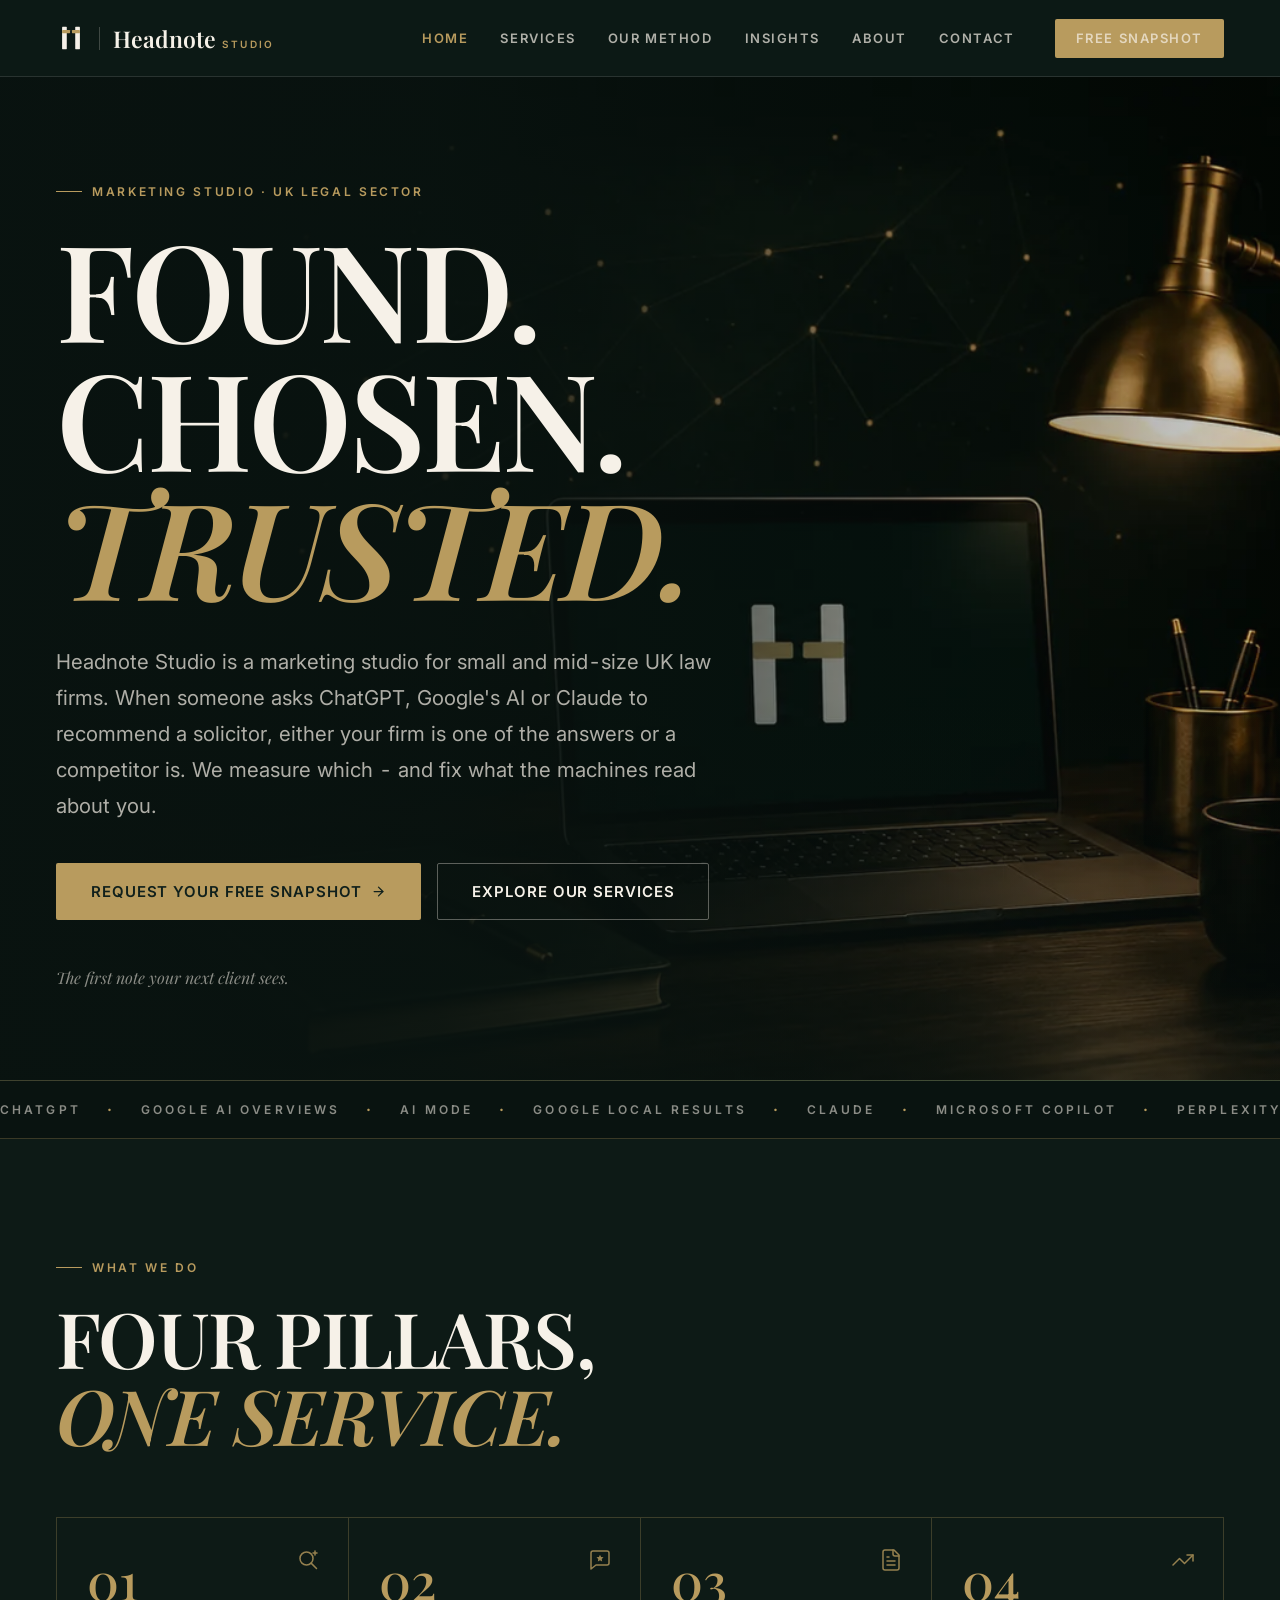
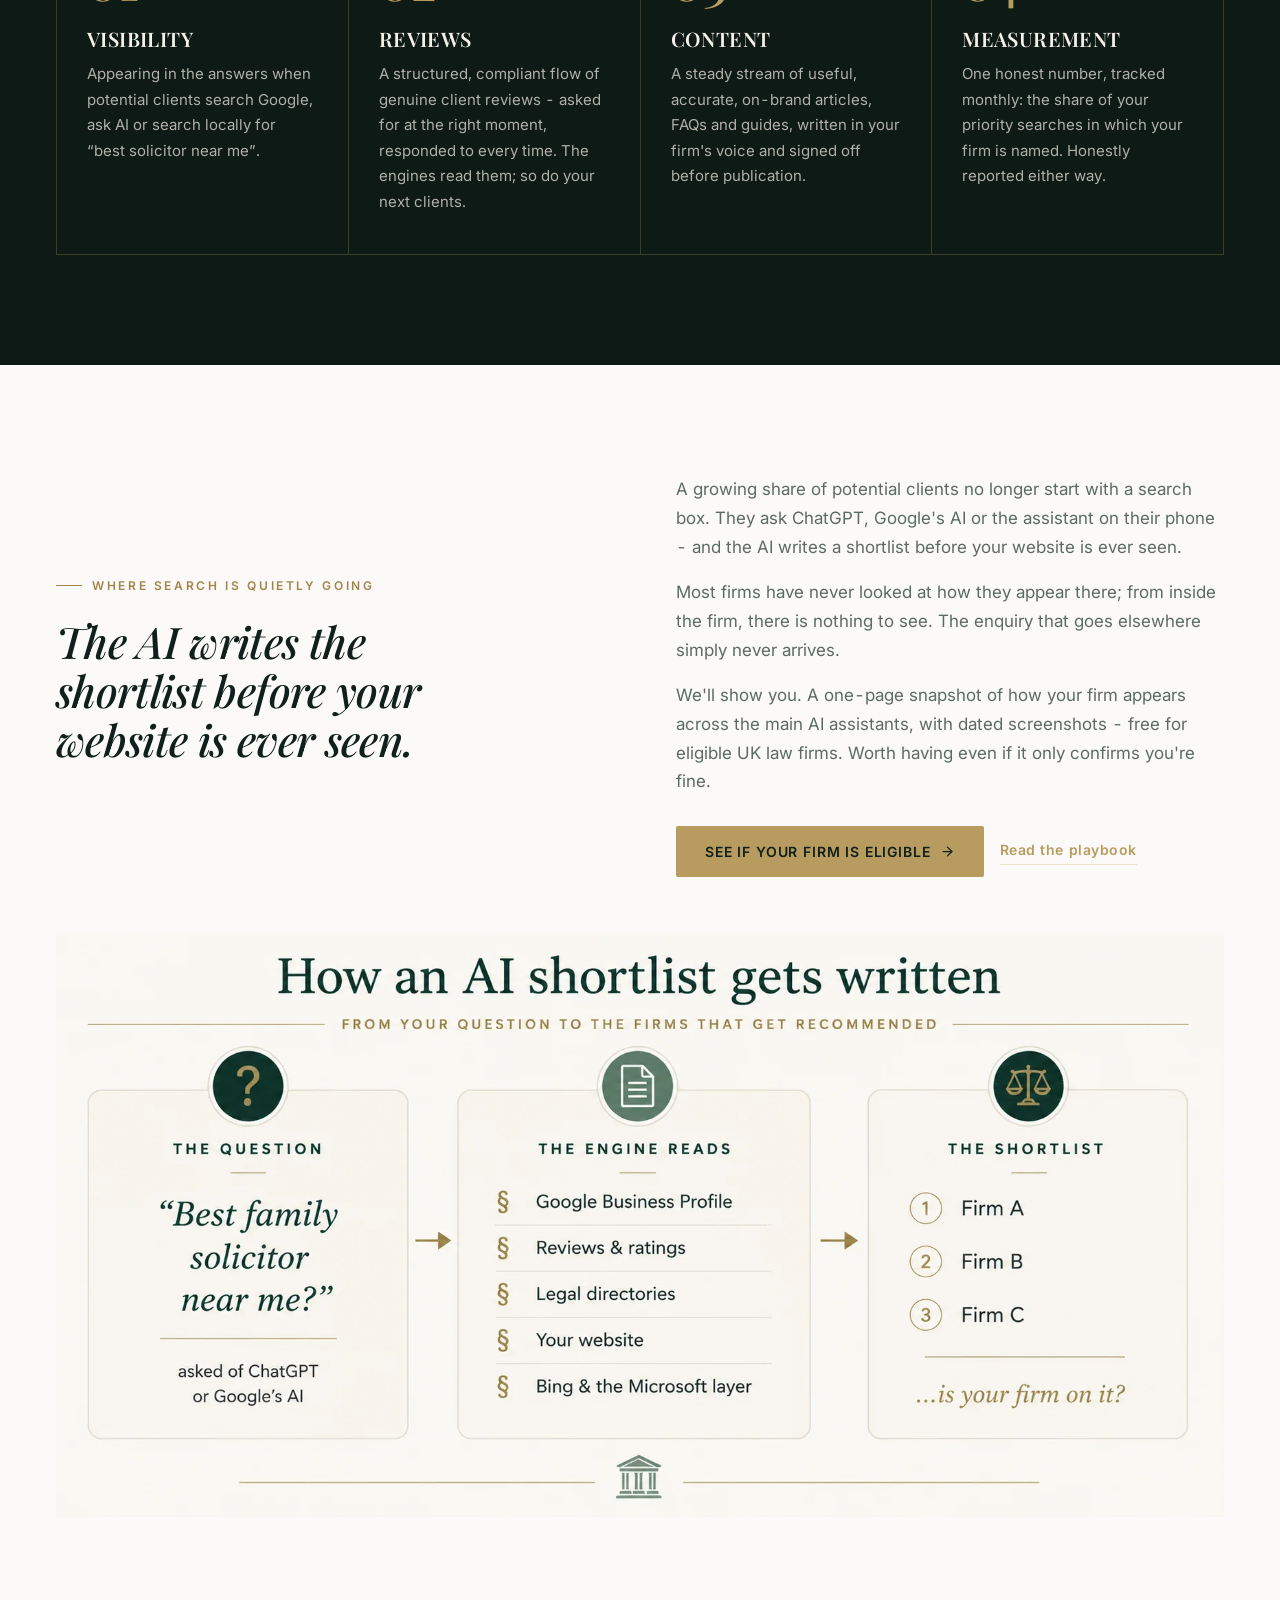
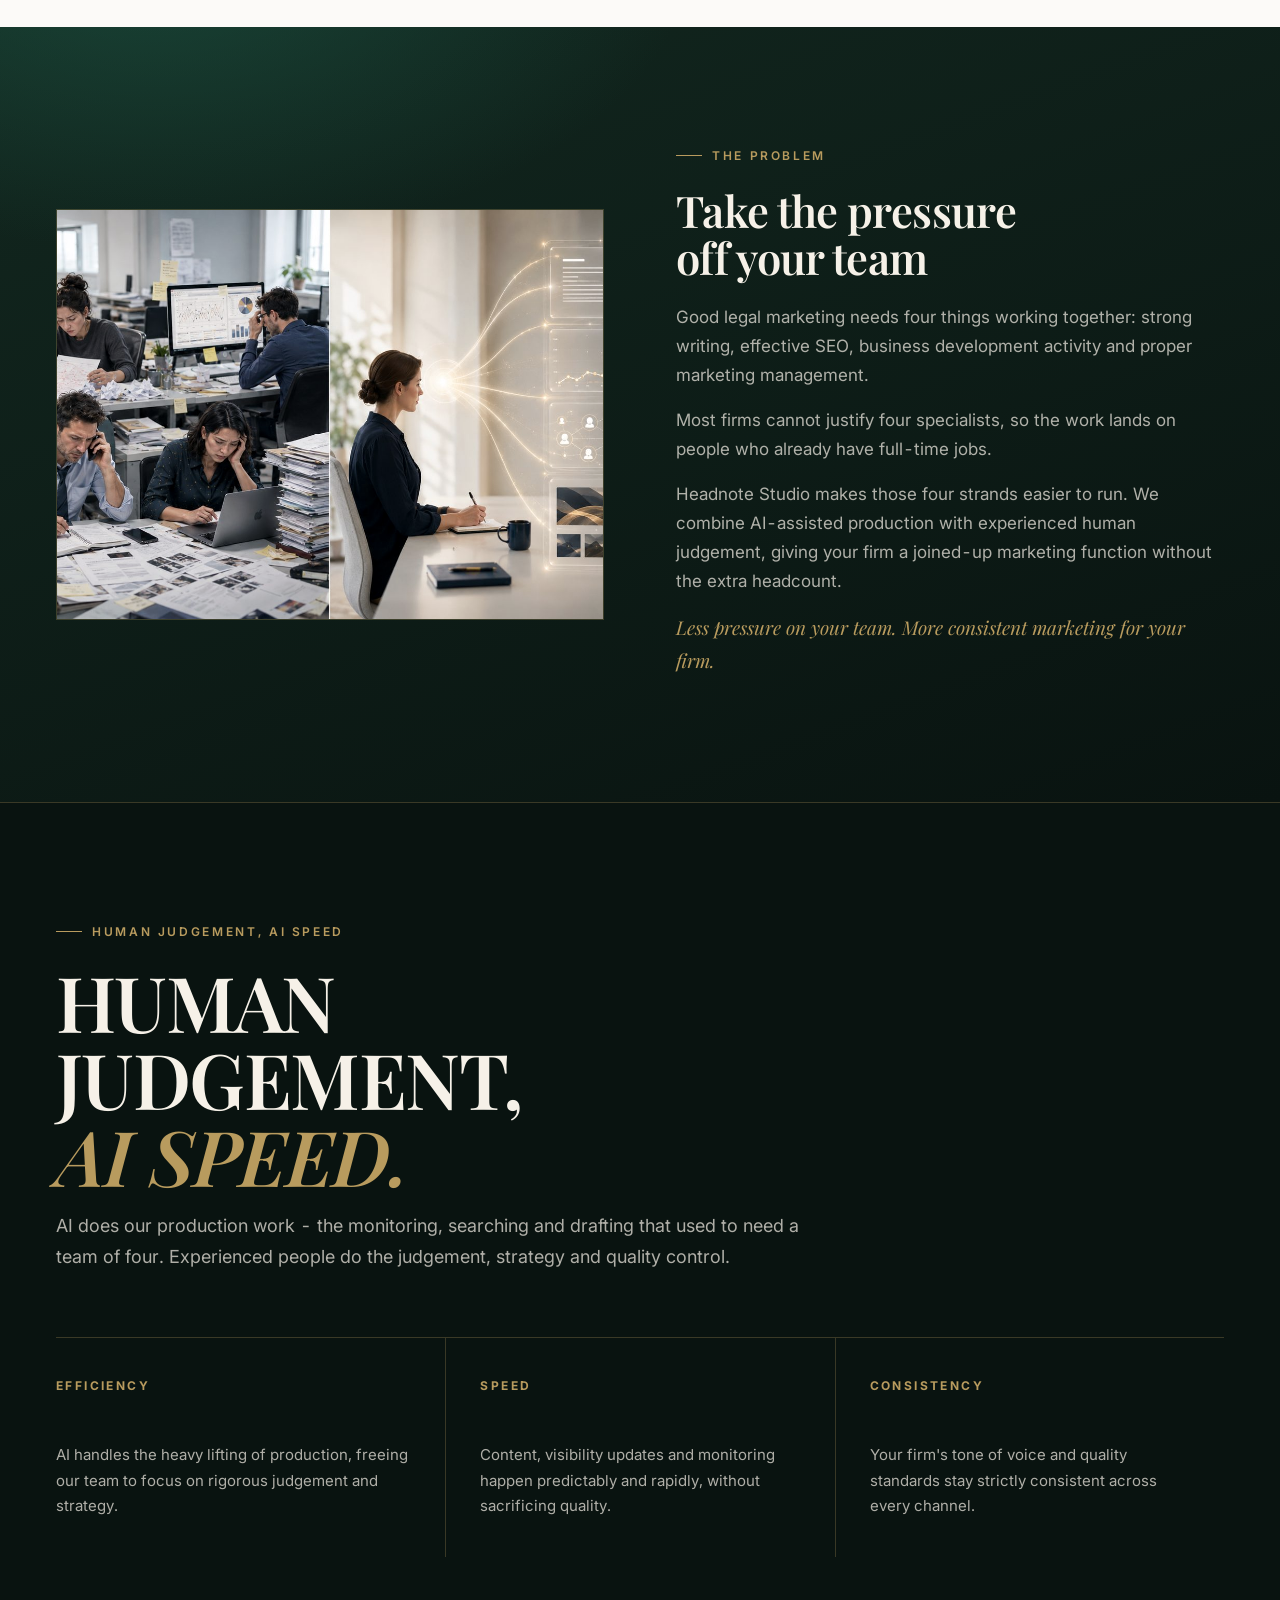
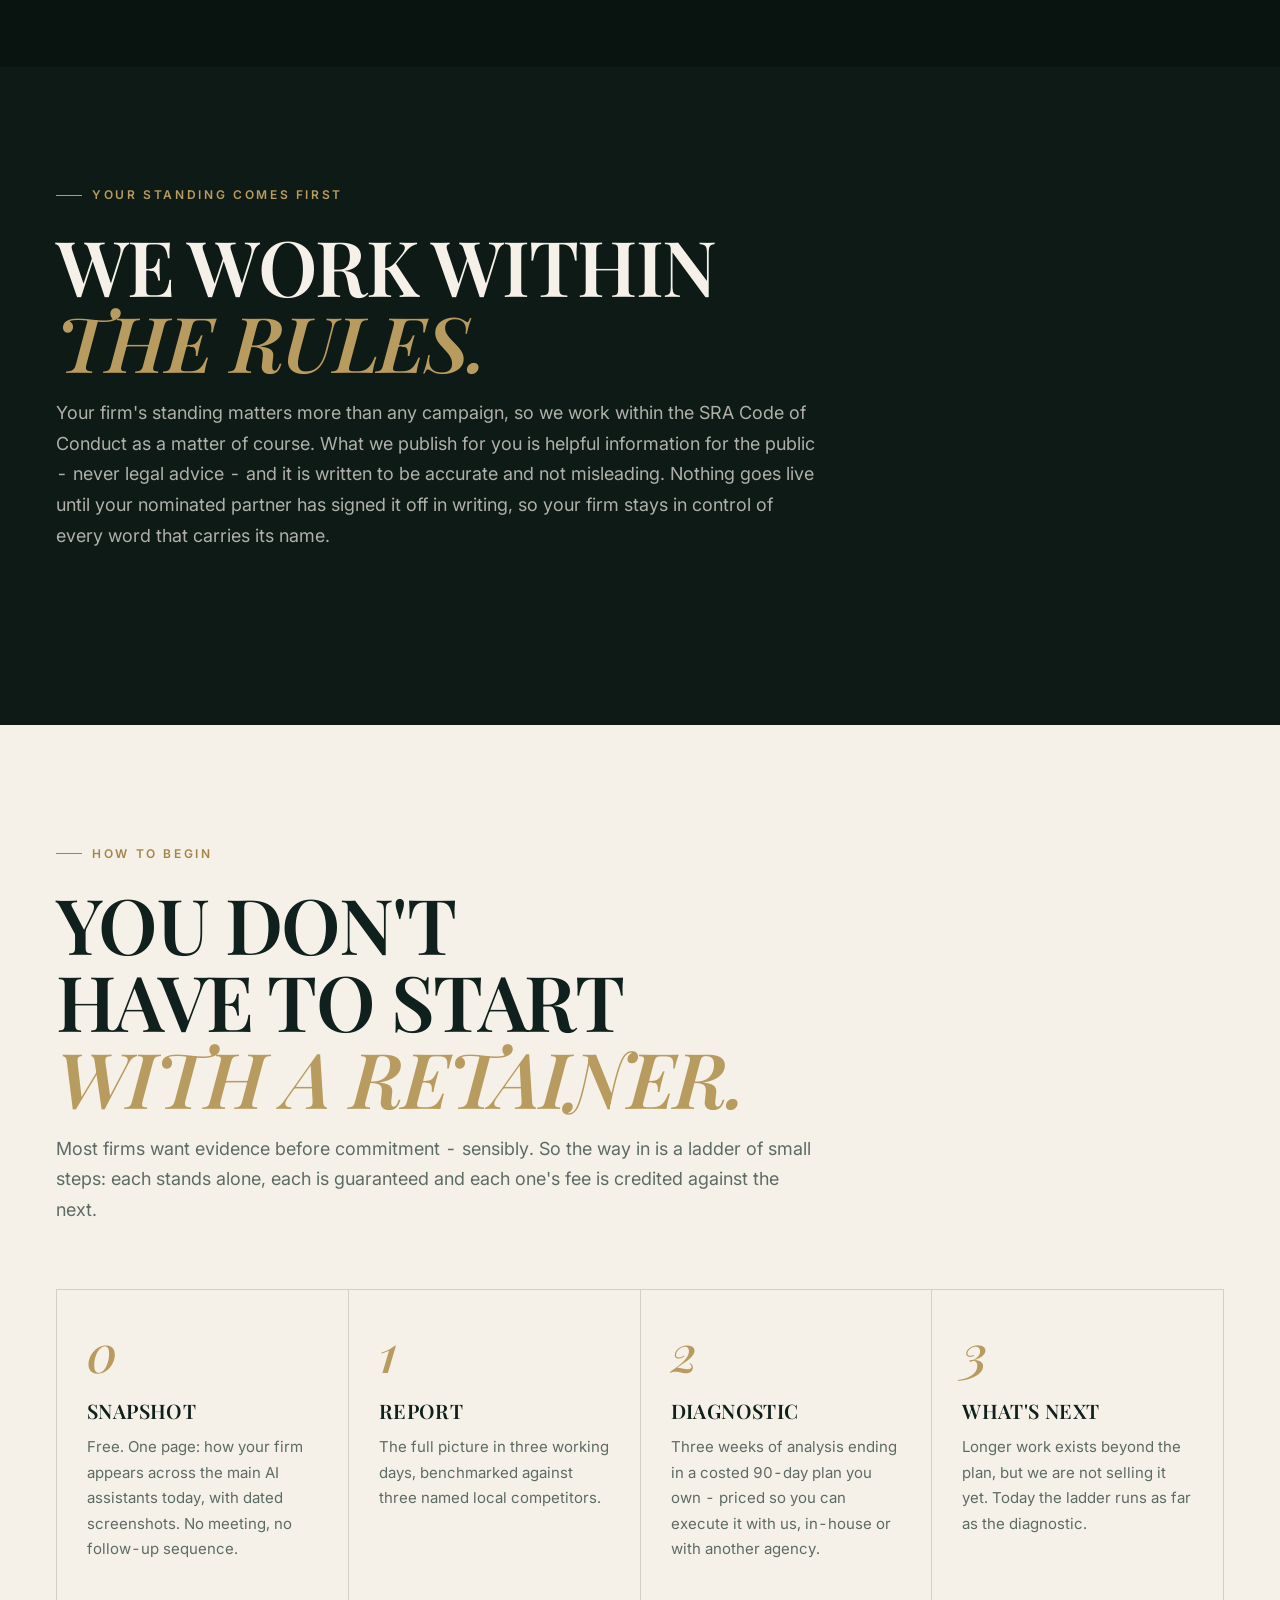
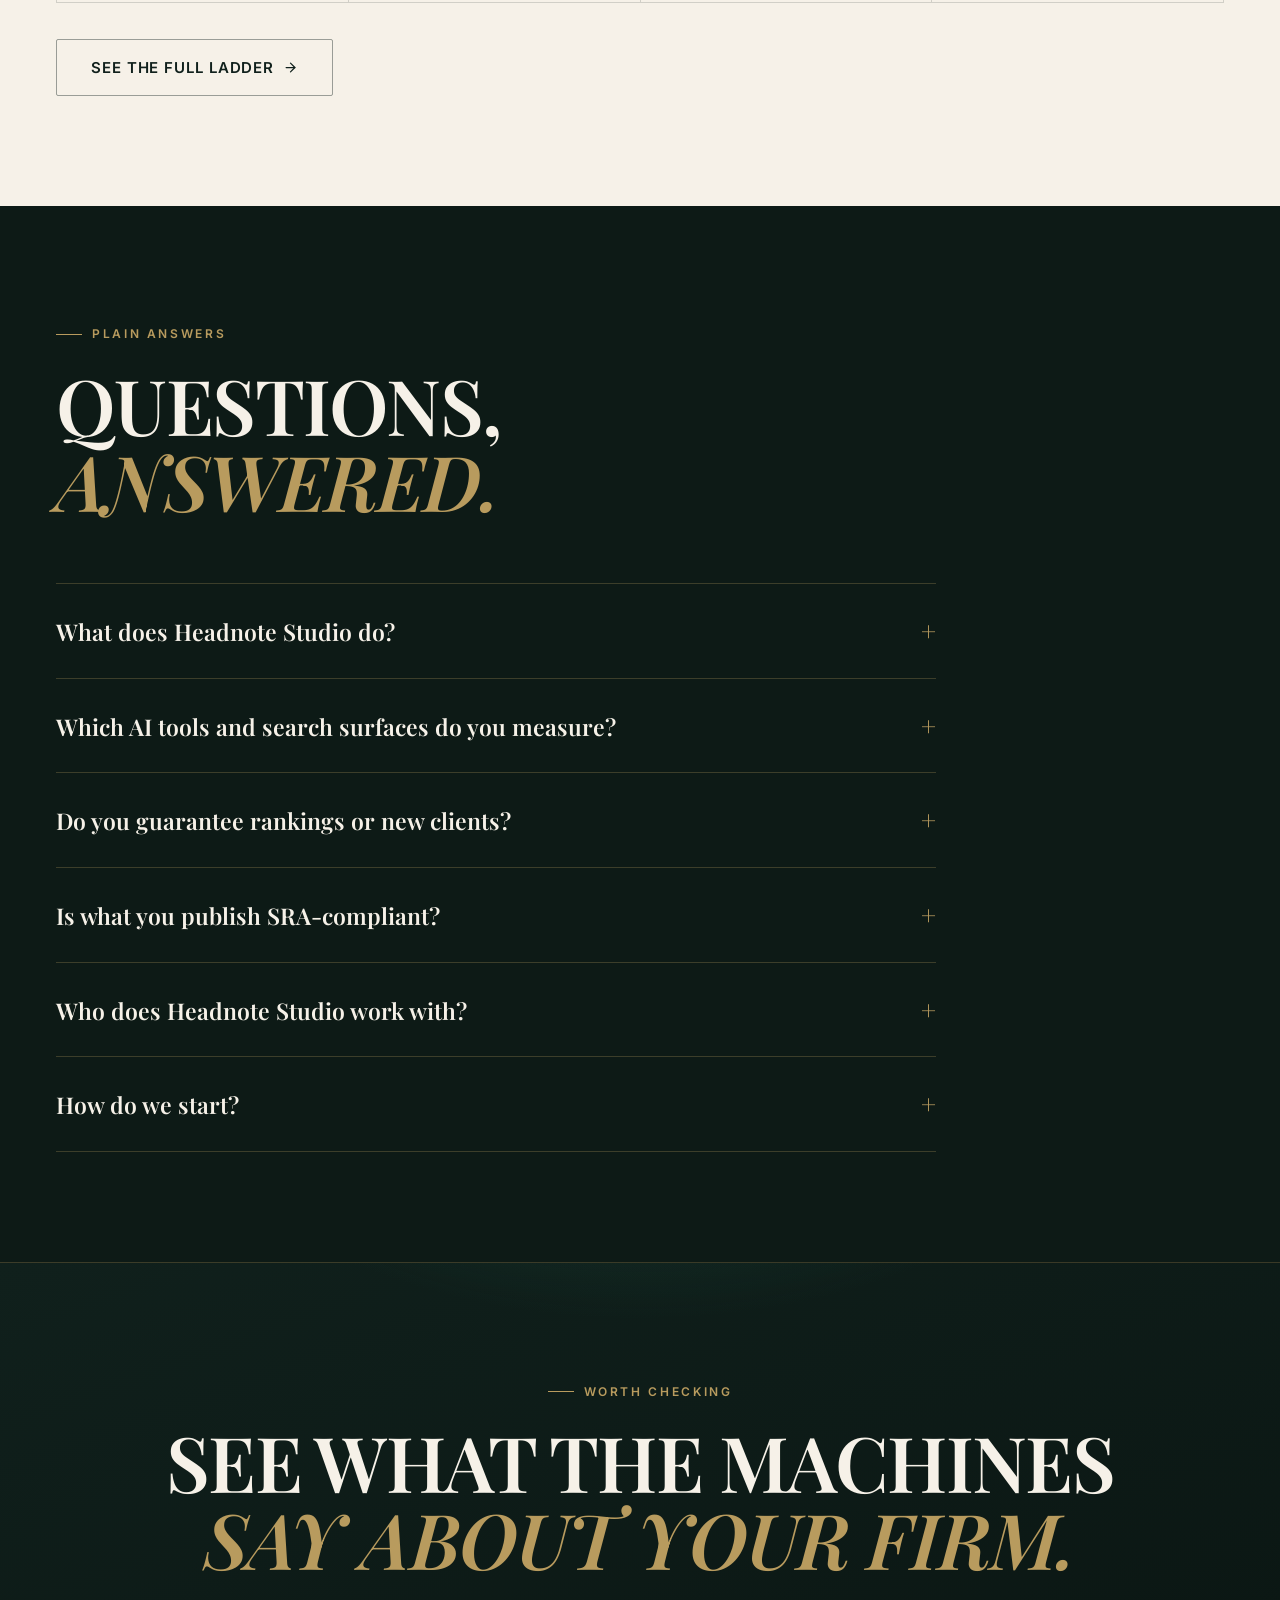
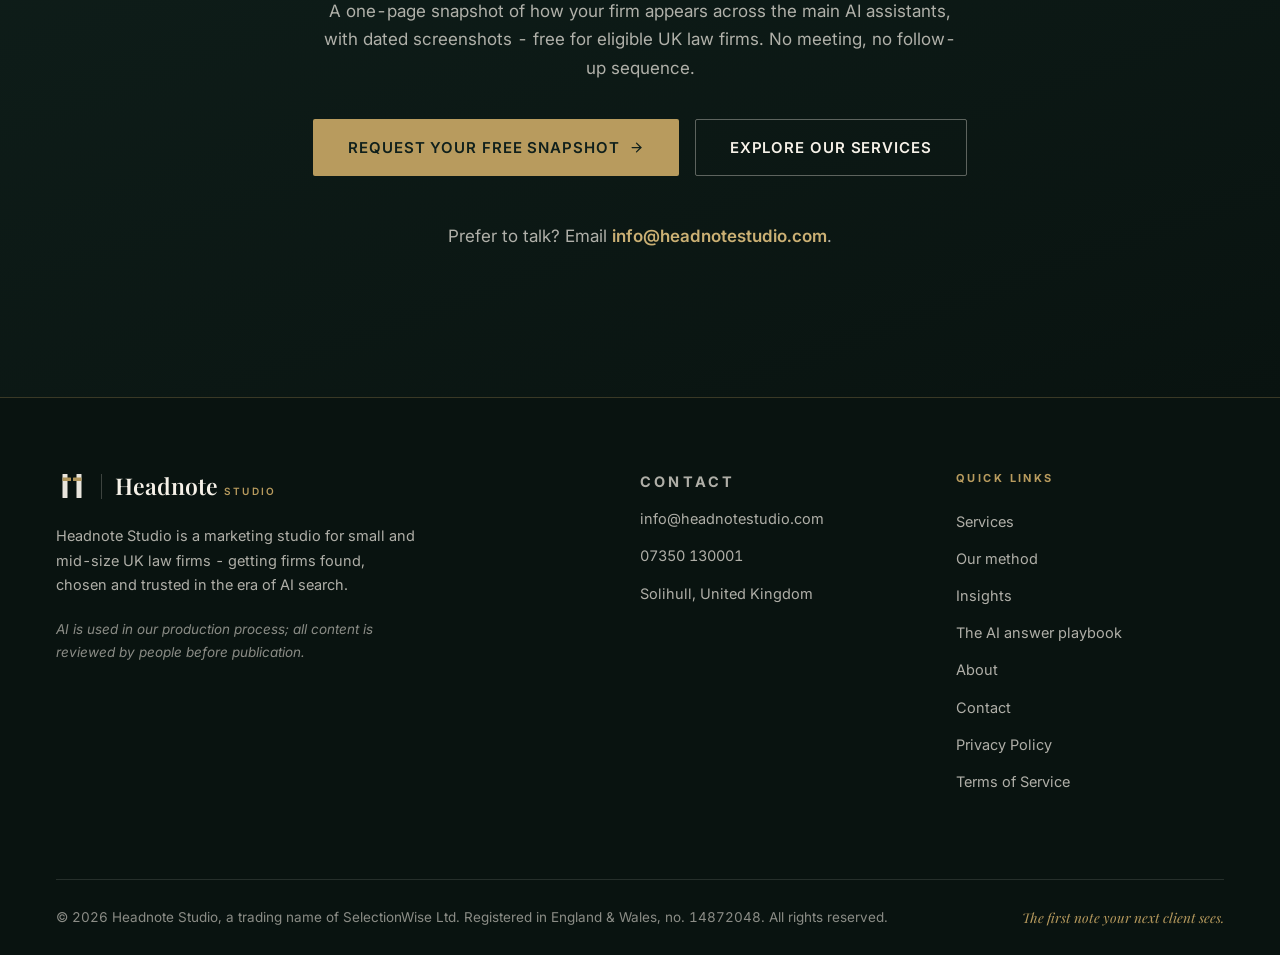
<file: index.html>
<!DOCTYPE html>
<html lang="en">
<head>
<meta charset="UTF-8">
<meta name="viewport" content="width=device-width, initial-scale=1.0">
<title>Headnote Studio - marketing studio for UK law firms | Found, chosen and trusted in AI search</title>

<meta name="description" content="Headnote Studio is a marketing studio for small and mid-size UK law firms. We measure how firms appear across ChatGPT, Google's AI and Google's local results - then fix what the machines read about them.">
<meta name="author" content="Headnote Studio">
<meta name="language" content="en-GB">
<meta name="robots" content="index, follow">

<link rel="canonical" href="https://headnotestudio.com/">

<meta property="og:title" content="Headnote Studio - marketing studio for UK law firms | Found, chosen and trusted in AI search">
<meta property="og:description" content="Headnote Studio is a marketing studio for small and mid-size UK law firms. We measure how firms appear across ChatGPT, Google's AI and Google's local results - then fix what the machines read about them.">
<meta property="og:url" content="https://headnotestudio.com/">
<meta property="og:type" content="website">
<meta property="og:image" content="https://headnotestudio.com/images/og-card.png">
<meta property="og:image:width" content="1200">
<meta property="og:image:height" content="630">

<meta name="twitter:card" content="summary_large_image">
<meta name="twitter:title" content="Headnote Studio - marketing studio for UK law firms | Found, chosen and trusted in AI search">
<meta name="twitter:description" content="Headnote Studio is a marketing studio for small and mid-size UK law firms. We measure how firms appear across ChatGPT, Google's AI and Google's local results - then fix what the machines read about them.">
<meta name="twitter:image" content="https://headnotestudio.com/images/og-card.png">

<link rel="icon" type="image/png" href="/icon.png">
<link rel="apple-touch-icon" href="/icon.png">
<link rel="shortcut icon" href="/icon.png">

<link rel="preconnect" href="https://fonts.googleapis.com">
<link rel="preconnect" href="https://fonts.gstatic.com" crossorigin>
<link href="https://fonts.googleapis.com/css2?family=Playfair+Display:ital,wght@0,500;0,600;0,700;1,500;1,600;1,700&family=Inter:wght@400;500;600;700&display=swap" rel="stylesheet">

<link rel="stylesheet" href="css/styles.css?v=18">

<script type="application/ld+json">
{
  "@context": "https://schema.org",
  "@graph": [
    {
      "@type": ["Organization", "ProfessionalService"],
      "@id": "https://headnotestudio.com/#organization",
      "name": "Headnote Studio",
      "description": "Headnote Studio is a marketing studio for small and mid-size UK law firms, based in Solihull. It measures how law firms appear across ChatGPT, Google's AI (AI Overviews and AI Mode) and Google's local results, and runs the visibility, review and content work needed to appear more often - measured monthly as one honest number.",
      "url": "https://headnotestudio.com/",
      "logo": "https://headnotestudio.com/icon.png",
      "image": "https://headnotestudio.com/images/og-card.png",
      "email": "info@headnotestudio.com",
      "telephone": "+44-7350-130001",
      "founder": { "@type": "Person", "name": "James Hatton" },
      "address": { "@type": "PostalAddress", "addressLocality": "Solihull", "addressCountry": "GB" },
      "areaServed": "GB",
      "knowsAbout": ["AI search visibility for law firms", "Generative engine optimisation", "Local SEO for solicitors", "Google Business Profile management", "Online reviews for law firms", "Legal sector content marketing", "Professional referrer networks"],
      "parentOrganization": { "@type": "Organization", "name": "SelectionWise Ltd" }
    },
    {
      "@type": "WebSite",
      "@id": "https://headnotestudio.com/#website",
      "url": "https://headnotestudio.com/",
      "name": "Headnote Studio",
      "inLanguage": "en-GB",
      "publisher": { "@id": "https://headnotestudio.com/#organization" }
    },
    {
      "@type": "WebPage",
      "@id": "https://headnotestudio.com/#webpage",
      "url": "https://headnotestudio.com/",
      "name": "Headnote Studio - marketing studio for UK law firms",
      "description": "Headnote Studio measures how UK law firms appear across ChatGPT, Google's AI and Google's local results, then fixes what the machines read about them.",
      "inLanguage": "en-GB",
      "isPartOf": { "@id": "https://headnotestudio.com/#website" },
      "about": { "@id": "https://headnotestudio.com/#organization" }
    },
    {
      "@type": "FAQPage",
      "mainEntity": [{
        "@type": "Question",
        "name": "What does Headnote Studio do?",
        "acceptedAnswer": { "@type": "Answer", "text": "Headnote Studio is a marketing studio for small and mid-size UK law firms, based in Solihull. We measure how a firm appears when people ask ChatGPT, Google's AI and Google's local results for a solicitor, then run the visibility, review and content work needed to appear more often - with every claim in our reports tagged as evidence, inference or assumption." }
      },
      {
        "@type": "Question",
        "name": "Which AI tools and search surfaces do you measure?",
        "acceptedAnswer": { "@type": "Answer", "text": "The core surfaces are ChatGPT, Google's AI (AI Overviews and AI Mode) and Google's local results. We also check Claude, Microsoft Copilot and Perplexity weekly. Every search is run the same way each time - logged out, dated and repeated across runs - because a single search proves nothing." }
      },
      {
        "@type": "Question",
        "name": "Do you guarantee rankings or new clients?",
        "acceptedAnswer": { "@type": "Answer", "text": "No - and we would suggest being wary of anyone who does. No one controls Google's AI or ChatGPT. Where we offer guarantees, they are refunds of our own fee against work we control, judged from a dated baseline. Measurable work, honestly reported." }
      },
      {
        "@type": "Question",
        "name": "Is what you publish SRA-compliant?",
        "acceptedAnswer": { "@type": "Answer", "text": "We are a marketing studio, not a law firm, so we are not SRA-authorised - but we work within the SRA Code of Conduct and build everything around it. What we publish for you is information for the public, never legal advice, and it is written to be accurate and not misleading. Your nominated partner signs off every piece before it publishes, so your firm keeps full control of its own regulatory position." }
      },
      {
        "@type": "Question",
        "name": "Who does Headnote Studio work with?",
        "acceptedAnswer": { "@type": "Answer", "text": "Small and mid-size UK law firms serving individuals and businesses in their local area - typically in conveyancing, wills and probate, family law, employment law and dispute resolution. We work exclusively with the legal sector." }
      },
      {
        "@type": "Question",
        "name": "How do we start?",
        "acceptedAnswer": { "@type": "Answer", "text": "Ask for the free AI-Search Snapshot: one page showing how your firm appears today across the main AI assistants for your core work in your area, with dated screenshots. Request it from your firm's email address. One free snapshot per firm every 90 days, and no catch. No meeting and no follow-up sales sequence." }
      }]
    }
  ]
}
</script>
</head>
<body>
<header class="site-header">
  <div class="container">
    <nav class="nav">
      <a href="index.html" class="nav-logo" aria-label="Headnote Studio home">
        <img src="images/headnote-symbol-light.svg" alt="Headnote Studio">
        <span><span class="logo-word">Headnote</span><span class="logo-sub">Studio</span></span>
      </a>
      <button class="mobile-menu-toggle" onclick="toggleMobileMenu()" aria-label="Toggle menu">
        <svg viewBox="0 0 24 24" width="24" height="24" fill="none" stroke="currentColor" stroke-width="2" stroke-linecap="round" stroke-linejoin="round"><line x1="4" x2="20" y1="6" y2="6"/><line x1="4" x2="20" y1="12" y2="12"/><line x1="4" x2="20" y1="18" y2="18"/></svg>
      </button>
      <div class="nav-links" id="navLinks">
        <a href="index.html" class="active">Home</a>
        <a href="services.html">Services</a>
        <a href="method.html">Our method</a>
        <a href="insights.html">Insights</a>
        <a href="about.html">About</a>
        <a href="contact.html">Contact</a>
        <a href="contact.html#snapshot" class="btn btn-primary nav-cta">Free snapshot</a>
      </div>
    </nav>
  </div>
</header>

<main>
  <!-- ════ HERO ════ -->
  <section class="hero has-media">
    <img class="hero-bg" src="images/hero-home.webp" alt="" aria-hidden="true">
    <div class="hero-overlay" aria-hidden="true"></div>
    <div class="container">
      <div class="hero-inner" style="max-width:680px;">
        <span class="eyebrow">Marketing studio &middot; UK legal sector</span>
        <h1 class="display">Found.<br>Chosen.<br><span class="accent-i">Trusted.</span></h1>
        <p class="lede">Headnote Studio is a marketing studio for small and mid-size UK law firms. When someone asks ChatGPT, Google's AI or Claude to recommend a solicitor, either your firm is one of the answers or a competitor is. We measure which - and fix what the machines read about you.</p>
        <div class="hero-ctas">
          <a href="contact.html#snapshot" class="btn btn-primary btn-lg">Request your free snapshot <svg viewBox="0 0 24 24" fill="none" stroke="currentColor" stroke-width="2" stroke-linecap="round" stroke-linejoin="round" aria-hidden="true"><path d="M5 12h14"/><path d="m12 5 7 7-7 7"/></svg></a>
          <a href="services.html" class="btn btn-outline btn-lg">Explore our services</a>
        </div>
        <p class="hero-tagline">The first note your next client sees.</p>
      </div>
    </div>
  </section>

  <!-- ════ TICKER ════ -->
  <div class="ticker" aria-hidden="true">
    <div class="ticker-track">
      <span>ChatGPT</span><span>Google AI Overviews</span><span>AI Mode</span><span>Google local results</span><span>Claude</span><span>Microsoft Copilot</span><span>Perplexity</span><span>Visibility</span><span>Reviews</span><span>Content</span><span>Measurement</span>
    </div>
  </div>

  <!-- ════ FOUR PILLARS ════ -->
  <section class="section">
    <div class="container">
      <div class="section-head reveal">
        <span class="eyebrow">What we do</span>
        <h2 class="display-md">Four pillars,<br><span class="accent-i">one service.</span></h2>
      </div>
      <div class="index-grid reveal">
        <div class="index-cell">
          <span class="pillar-ic"><svg viewBox="0 0 24 24" fill="none" stroke="currentColor" stroke-width="1.5" stroke-linecap="round" stroke-linejoin="round" aria-hidden="true"><circle cx="10.5" cy="10.5" r="6.5"/><path d="m20.5 20.5-5.4-5.4"/><path d="M19 3v4M17 5h4"/></svg></span><div class="index-num">01</div>
          <h3>Visibility</h3>
          <p>Appearing in the answers when potential clients search Google, ask AI or search locally for &ldquo;best solicitor near me&rdquo;.</p>
        </div>
        <div class="index-cell">
          <span class="pillar-ic"><svg viewBox="0 0 24 24" fill="none" stroke="currentColor" stroke-width="1.5" stroke-linecap="round" stroke-linejoin="round" aria-hidden="true"><path d="M21 15a2 2 0 0 1-2 2H8l-5 4V5a2 2 0 0 1 2-2h14a2 2 0 0 1 2 2z"/><path d="M12 6.8l1.1 2.2 2.4.35-1.75 1.7.4 2.4L12 12.3l-2.15 1.15.4-2.4L8.5 9.35l2.4-.35z" fill="currentColor" stroke="none"/></svg></span><div class="index-num">02</div>
          <h3>Reviews</h3>
          <p>A structured, compliant flow of genuine client reviews - asked for at the right moment, responded to every time. The engines read them; so do your next clients.</p>
        </div>
        <div class="index-cell">
          <span class="pillar-ic"><svg viewBox="0 0 24 24" fill="none" stroke="currentColor" stroke-width="1.5" stroke-linecap="round" stroke-linejoin="round" aria-hidden="true"><path d="M15 2H6a2 2 0 0 0-2 2v16a2 2 0 0 0 2 2h12a2 2 0 0 0 2-2V7Z"/><path d="M14 2v4a2 2 0 0 0 2 2h4"/><path d="M16 13H8"/><path d="M16 17H8"/><path d="M10 9H8"/></svg></span><div class="index-num">03</div>
          <h3>Content</h3>
          <p>A steady stream of useful, accurate, on-brand articles, FAQs and guides, written in your firm's voice and signed off before publication.</p>
        </div>
        <div class="index-cell">
          <span class="pillar-ic"><svg viewBox="0 0 24 24" fill="none" stroke="currentColor" stroke-width="1.5" stroke-linecap="round" stroke-linejoin="round" aria-hidden="true"><polyline points="22 7 13.5 15.5 8.5 10.5 2 17"/><polyline points="16 7 22 7 22 13"/></svg></span><div class="index-num">04</div>
          <h3>Measurement</h3>
          <p>One honest number, tracked monthly: the share of your priority searches in which your firm is named. Honestly reported either way.</p>
        </div>
      </div>
    </div>
  </section>

  <!-- ════ THE SHIFT (cream) ════ -->
  <section class="section band-cream" style="background:#FCFAF8;">
    <div class="container">
      <div class="split">
        <div class="split-body reveal">
          <span class="eyebrow">Where search is quietly going</span>
          <h2 class="statement">The AI writes the shortlist before your website is ever seen.</h2>
        </div>
        <div class="split-body reveal reveal-d1">
          <p>A growing share of potential clients no longer start with a search box. They ask ChatGPT, Google's AI or the assistant on their phone - and the AI writes a shortlist before your website is ever seen.</p>
          <p>Most firms have never looked at how they appear there; from inside the firm, there is nothing to see. The enquiry that goes elsewhere simply never arrives.</p>
          <p>We'll show you. A one-page snapshot of how your firm appears across the main AI assistants, with dated screenshots - free for eligible UK law firms. Worth having even if it only confirms you're fine.</p>
          <div class="hero-ctas" style="margin-top:30px;">
            <a href="contact.html#snapshot" class="btn btn-primary">See if your firm is eligible <svg viewBox="0 0 24 24" fill="none" stroke="currentColor" stroke-width="2" stroke-linecap="round" stroke-linejoin="round" aria-hidden="true"><path d="M5 12h14"/><path d="m12 5 7 7-7 7"/></svg></a>
            <a href="playbook.html" class="link-plain">Read the playbook</a>
          </div>
        </div>
      </div>
      <figure class="figure figure-img figure-flush reveal">
        <img src="images/how-ai-shortlists-get-written.webp" alt="How an AI shortlist gets written - from your question to the firms that get recommended: a question, best family solicitor near me, is asked of ChatGPT or Google's AI; the engine reads your Google Business Profile, reviews and ratings, legal directories, your website and the Bing and Microsoft layer; it answers with a shortlist of three firms. Is your firm on it?" loading="lazy" width="1700" height="850">
      </figure>
    </div>
  </section>

  <!-- ════ TEAM PRESSURE ════ -->
  <section class="section band-green">
    <div class="container">
      <div class="split">
        <div class="split-media reveal">
          <img src="images/home-team-photo.jpg" alt="Legal marketing team collaborating on strategy" loading="lazy">
        </div>
        <div class="split-body reveal reveal-d1">
          <span class="eyebrow">The problem</span>
          <h2>Take the pressure off your team</h2>
          <p>Good legal marketing needs four things working together: strong writing, effective SEO, business development activity and proper marketing management.</p>
          <p>Most firms cannot justify four specialists, so the work lands on people who already have full-time jobs.</p>
          <p>Headnote Studio makes those four strands easier to run. We combine AI-assisted production with experienced human judgement, giving your firm a joined-up marketing function without the extra headcount.</p>
          <p class="emphasis">Less pressure on your team. More consistent marketing for your firm.</p>
        </div>
      </div>
    </div>
  </section>

  <!-- ════ AI AUGMENTATION ════ -->
  <section class="section band-deep hairline-top">
    <div class="container">
      <div class="section-head reveal">
        <span class="eyebrow">Human judgement, AI speed</span>
        <h2 class="display-md">Human judgement,<br><span class="accent-i">AI speed.</span></h2>
        <p style="margin-top:18px;">AI does our production work - the monitoring, searching and drafting that used to need a team of four. Experienced people do the judgement, strategy and quality control.</p>
      </div>
      <div class="trio reveal">
        <div class="trio-cell">
          <p class="trio-label">Efficiency</p>
          <p>AI handles the heavy lifting of production, freeing our team to focus on rigorous judgement and strategy.</p>
        </div>
        <div class="trio-cell">
          <p class="trio-label">Speed</p>
          <p>Content, visibility updates and monitoring happen predictably and rapidly, without sacrificing quality.</p>
        </div>
        <div class="trio-cell">
          <p class="trio-label">Consistency</p>
          <p>Your firm's tone of voice and quality standards stay strictly consistent across every channel.</p>
        </div>
      </div>
    </div>
  </section>

  <!-- ════ SRA REASSURANCE ════ -->
  <section class="section">
    <div class="container">
      <div class="section-head reveal" style="max-width:760px;">
        <span class="eyebrow">Your standing comes first</span>
        <h2 class="display-md">We work within<br><span class="accent-i">the rules.</span></h2>
        <p style="margin-top:18px;">Your firm's standing matters more than any campaign, so we work within the SRA Code of Conduct as a matter of course. What we publish for you is helpful information for the public - never legal advice - and it is written to be accurate and not misleading. Nothing goes live until your nominated partner has signed it off in writing, so your firm stays in control of every word that carries its name.</p>
      </div>
    </div>
  </section>

  <!-- ════ LADDER TEASER (cream) ════ -->
  <section class="section band-cream">
    <div class="container">
      <div class="section-head reveal">
        <span class="eyebrow">How to begin</span>
        <h2 class="display-md">You don't have to start<br><span class="accent-i">with a retainer.</span></h2>
        <p style="margin-top:18px;">Most firms want evidence before commitment - sensibly. So the way in is a ladder of small steps: each stands alone, each is guaranteed and each one's fee is credited against the next.</p>
      </div>
      <div class="index-grid reveal">
        <div class="index-cell">
          <div class="index-num" style="font-style:italic;">0</div>
          <h3>Snapshot</h3>
          <p>Free. One page: how your firm appears across the main AI assistants today, with dated screenshots. No meeting, no follow-up sequence.</p>
        </div>
        <div class="index-cell">
          <div class="index-num" style="font-style:italic;">1</div>
          <h3>Report</h3>
          <p>The full picture in three working days, benchmarked against three named local competitors.</p>
        </div>
        <div class="index-cell">
          <div class="index-num" style="font-style:italic;">2</div>
          <h3>Diagnostic</h3>
          <p>Three weeks of analysis ending in a costed 90-day plan you own - priced so you can execute it with us, in-house or with another agency.</p>
        </div>
        <div class="index-cell">
          <div class="index-num" style="font-style:italic;">3</div>
          <h3>What's next</h3>
          <p>Longer work exists beyond the plan, but we are not selling it yet. Today the ladder runs as far as the diagnostic.</p>
        </div>
      </div>
      <div style="margin-top:36px;" class="reveal">
        <a href="services.html" class="btn btn-outline-ink btn-lg">See the full ladder <svg viewBox="0 0 24 24" fill="none" stroke="currentColor" stroke-width="2" stroke-linecap="round" stroke-linejoin="round" aria-hidden="true"><path d="M5 12h14"/><path d="m12 5 7 7-7 7"/></svg></a>
      </div>
    </div>
  </section>

  <!-- ════ FAQ ════ -->
  <section class="section">
    <div class="container">
      <div class="section-head reveal">
        <span class="eyebrow">Plain answers</span>
        <h2 class="display-md">Questions,<br><span class="accent-i">answered.</span></h2>
      </div>
      <div class="faq reveal">
        <details>
          <summary>What does Headnote Studio do?</summary>
          <div class="faq-a"><p>Headnote Studio is a marketing studio for small and mid-size UK law firms, based in Solihull. We measure how a firm appears when people ask ChatGPT, Google's AI and Google's local results for a solicitor, then run the visibility, review and content work needed to appear more often - with every claim in our reports tagged as evidence, inference or assumption.</p></div>
        </details>
        <details>
          <summary>Which AI tools and search surfaces do you measure?</summary>
          <div class="faq-a"><p>The core surfaces are ChatGPT, Google's AI (AI Overviews and AI Mode) and Google's local results. We also check Claude, Microsoft Copilot and Perplexity weekly. Every search is run the same way each time - logged out, dated and repeated across runs - because a single search proves nothing.</p></div>
        </details>
        <details>
          <summary>Do you guarantee rankings or new clients?</summary>
          <div class="faq-a"><p>No - and we would suggest being wary of anyone who does. No one controls Google's AI or ChatGPT. Where we offer guarantees, they are refunds of our own fee against work we control, judged from a dated baseline. Measurable work, honestly reported.</p></div>
        </details>
        <details>
          <summary>Is what you publish SRA-compliant?</summary>
          <div class="faq-a"><p>We are a marketing studio, not a law firm, so we are not SRA-authorised - but we work within the SRA Code of Conduct and build everything around it. What we publish for you is information for the public, never legal advice, and it is written to be accurate and not misleading. Your nominated partner signs off every piece before it publishes, so your firm keeps full control of its own regulatory position.</p></div>
        </details>
        <details>
          <summary>Who does Headnote Studio work with?</summary>
          <div class="faq-a"><p>Small and mid-size UK law firms serving individuals and businesses in their local area - typically in conveyancing, wills and probate, family law, employment law and dispute resolution. We work exclusively with the legal sector.</p></div>
        </details>
        <details>
          <summary>How do we start?</summary>
          <div class="faq-a"><p>Ask for the free AI-Search Snapshot: one page showing how your firm appears today across the main AI assistants for your core work in your area, with dated screenshots. Request it from your firm's email address. One free snapshot per firm every 90 days, and no catch. No meeting and no follow-up sales sequence.</p></div>
        </details>
      </div>
    </div>
  </section>

  <!-- ════ CLOSING CTA ════ -->
  <section class="section cta-band">
    <div class="container">
      <span class="eyebrow center">Worth checking</span>
      <h2 class="display-md">See what the machines<br><span class="accent-i">say about your firm.</span></h2>
      <p>A one-page snapshot of how your firm appears across the main AI assistants, with dated screenshots - free for eligible UK law firms. No meeting, no follow-up sequence.</p>
      <div class="cta-actions">
        <a href="contact.html#snapshot" class="btn btn-primary btn-lg">Request your free snapshot <svg viewBox="0 0 24 24" fill="none" stroke="currentColor" stroke-width="2" stroke-linecap="round" stroke-linejoin="round" aria-hidden="true"><path d="M5 12h14"/><path d="m12 5 7 7-7 7"/></svg></a>
        <a href="services.html" class="btn btn-outline btn-lg">Explore our services</a>
      </div>
      <p class="cta-mail">Prefer to talk? Email <a href="mailto:info@headnotestudio.com">info@headnotestudio.com</a>.</p>
    </div>
  </section>
</main>

<footer class="site-footer">
  <div class="container">
    <div class="footer-grid">
      <div>
        <div class="footer-brand">
          <img src="images/headnote-symbol-light.svg" alt="Headnote Studio">
          <span><span class="logo-word">Headnote</span><span class="logo-sub">Studio</span></span>
        </div>
        <p class="footer-about">Headnote Studio is a marketing studio for small and mid-size UK law firms - getting firms found, chosen and trusted in the era of AI search.</p>
        <p class="footer-disclaimer">AI is used in our production process; all content is reviewed by people before publication.</p>
      </div>
      <div class="footer-contact">
        <span class="footer-col-label">Contact</span>
        <a href="mailto:info@headnotestudio.com">info@headnotestudio.com</a>
        <a href="tel:+447350130001">07350 130001</a>
        <span>Solihull, United Kingdom</span>
      </div>
      <div class="footer-col">
        <span class="footer-col-label">Quick links</span>
        <a href="services.html">Services</a>
        <a href="method.html">Our method</a>
        <a href="insights.html">Insights</a>
        <a href="playbook.html">The AI answer playbook</a>
        <a href="about.html">About</a>
        <a href="contact.html">Contact</a>
        <a href="privacy.html">Privacy Policy</a>
        <a href="terms.html">Terms of Service</a>
      </div>
    </div>
    <div class="footer-bottom">
      <p>&copy; <span class="year">2026</span> Headnote Studio, a trading name of SelectionWise Ltd. Registered in England &amp; Wales, no. 14872048. All rights reserved.</p>
      <p class="footer-tagline">The first note your next client sees.</p>
    </div>
  </div>
</footer>

<script src="js/main.js?v=16"></script>
</body>
</html>
</file>
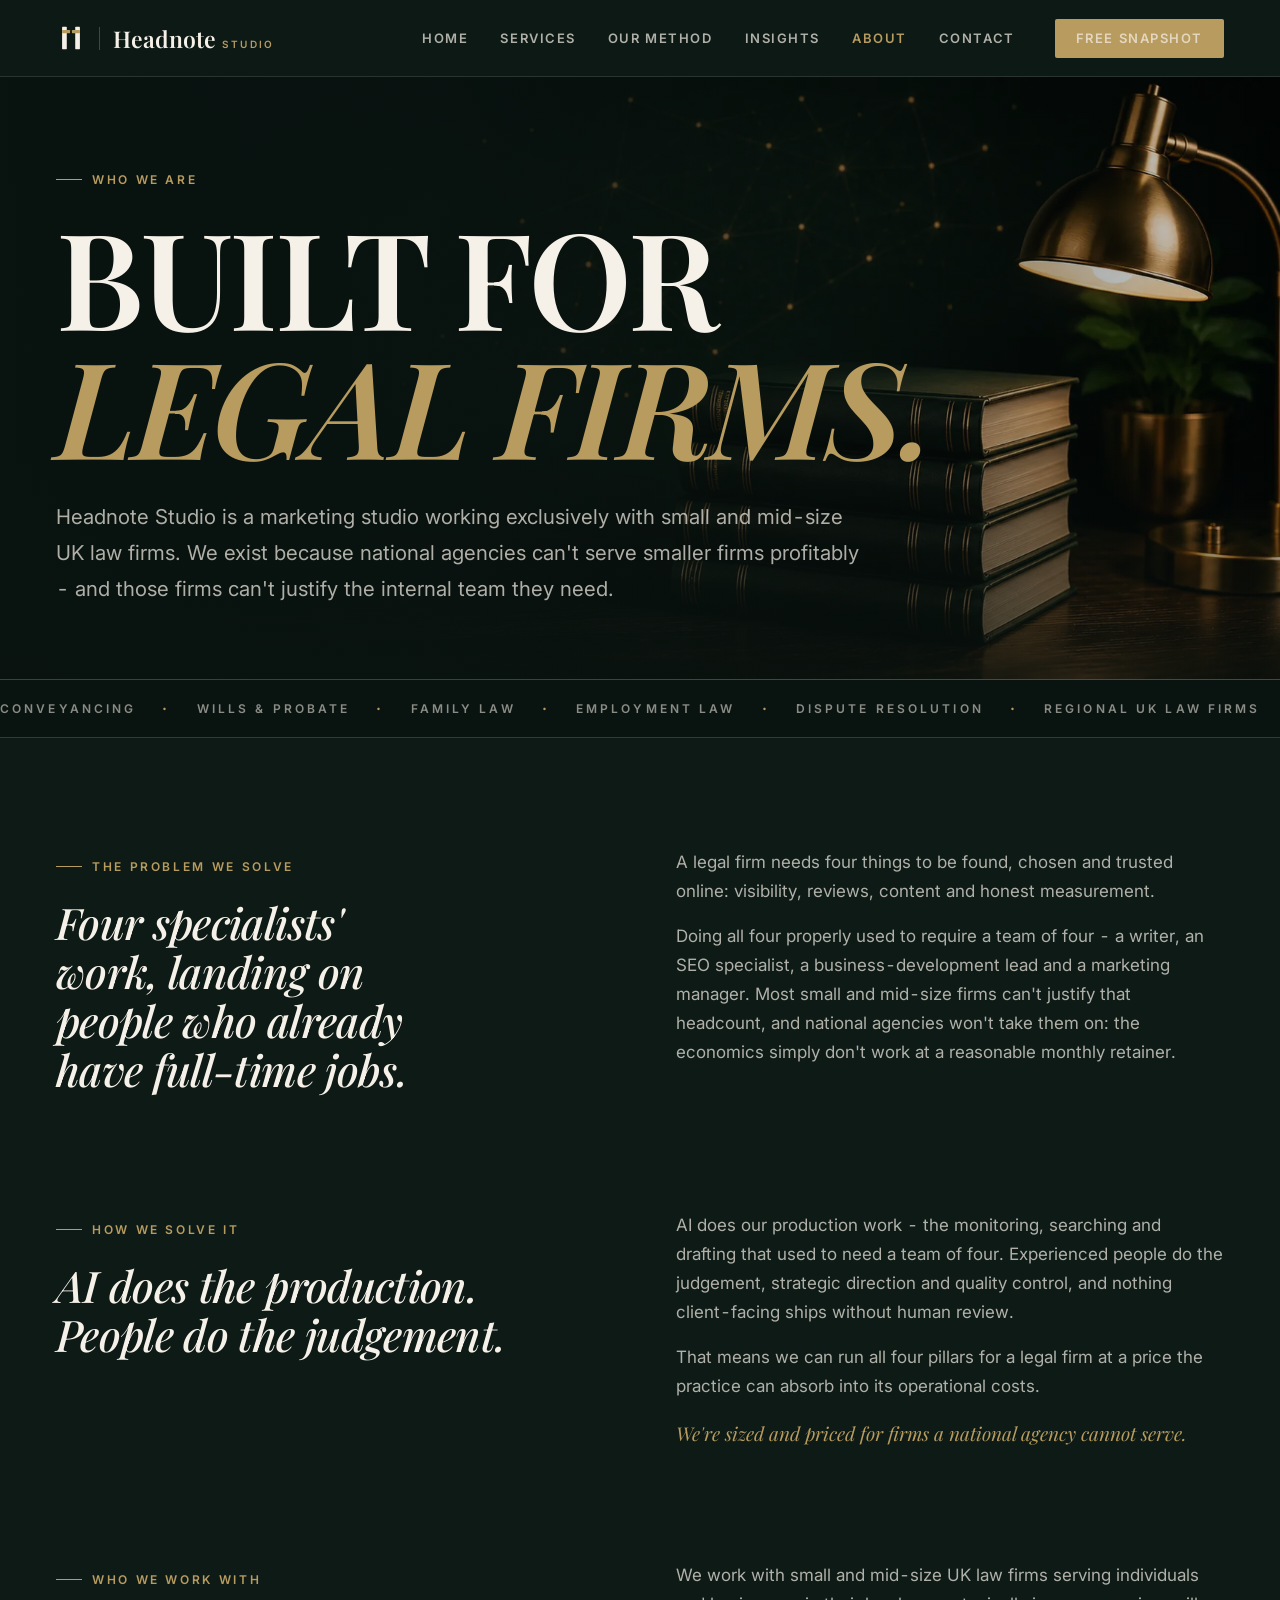
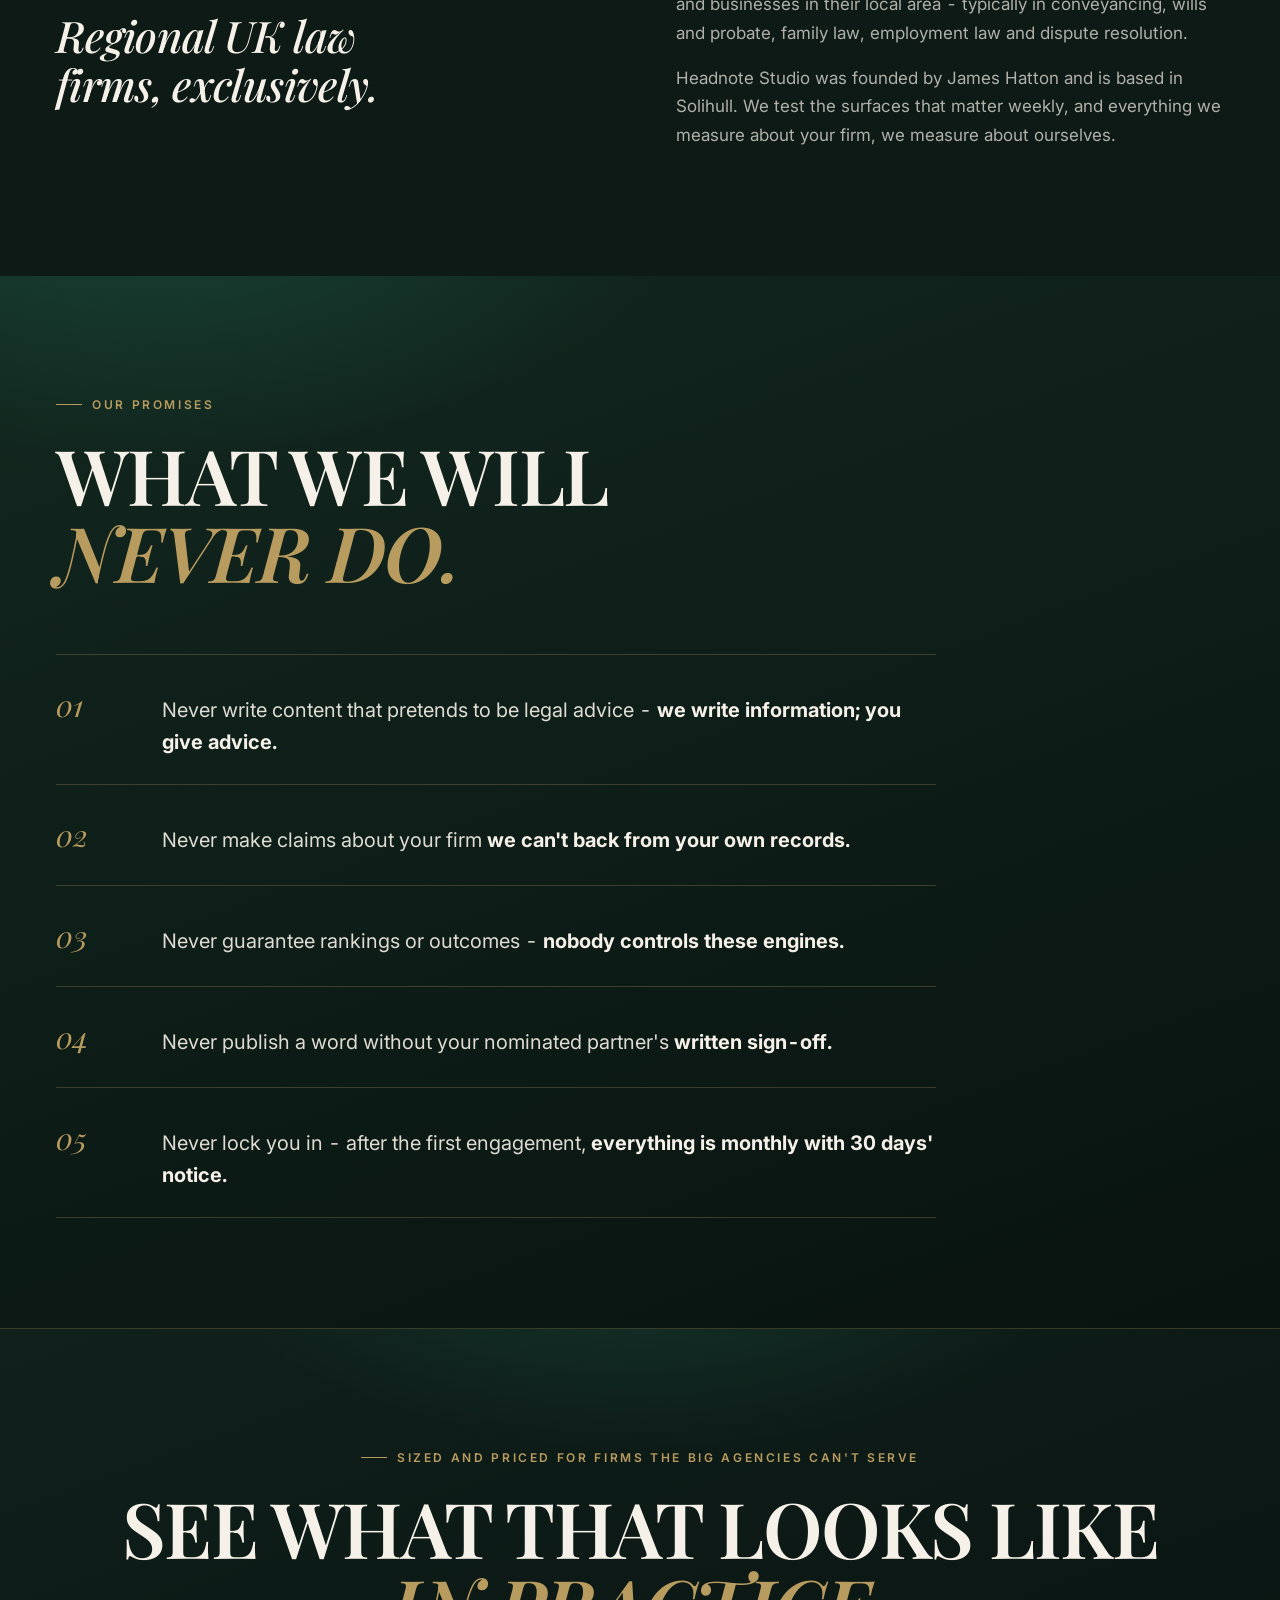
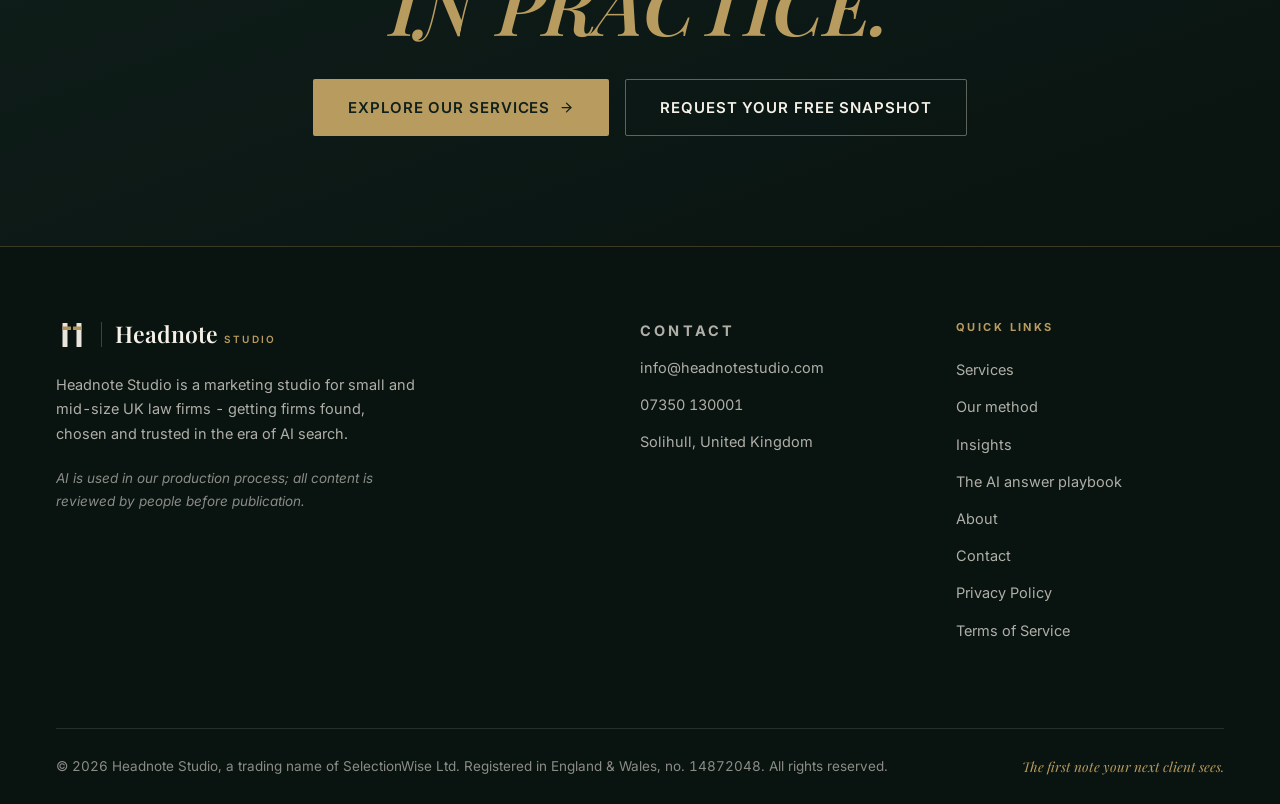
<file: about.html>
<!DOCTYPE html>
<html lang="en">
<head>
<meta charset="UTF-8">
<meta name="viewport" content="width=device-width, initial-scale=1.0">
<title>About - Headnote Studio | A marketing studio built for UK law firms</title>

<meta name="description" content="Headnote Studio is a marketing studio working exclusively with small and mid-size UK law firms. AI does the production work; experienced people do the judgement. Based in Solihull, founded by James Hatton.">
<meta name="author" content="Headnote Studio">
<meta name="language" content="en-GB">
<meta name="robots" content="index, follow">

<link rel="canonical" href="https://headnotestudio.com/about.html">

<meta property="og:title" content="About - Headnote Studio | A marketing studio built for UK law firms">
<meta property="og:description" content="Headnote Studio is a marketing studio working exclusively with small and mid-size UK law firms. AI does the production work; experienced people do the judgement. Based in Solihull, founded by James Hatton.">
<meta property="og:url" content="https://headnotestudio.com/about.html">
<meta property="og:type" content="website">
<meta property="og:image" content="https://headnotestudio.com/images/og-card.png">
<meta property="og:image:width" content="1200">
<meta property="og:image:height" content="630">

<meta name="twitter:card" content="summary_large_image">
<meta name="twitter:title" content="About - Headnote Studio | A marketing studio built for UK law firms">
<meta name="twitter:description" content="Headnote Studio is a marketing studio working exclusively with small and mid-size UK law firms. AI does the production work; experienced people do the judgement. Based in Solihull, founded by James Hatton.">
<meta name="twitter:image" content="https://headnotestudio.com/images/og-card.png">

<link rel="icon" type="image/png" href="/icon.png">
<link rel="apple-touch-icon" href="/icon.png">
<link rel="shortcut icon" href="/icon.png">

<link rel="preconnect" href="https://fonts.googleapis.com">
<link rel="preconnect" href="https://fonts.gstatic.com" crossorigin>
<link href="https://fonts.googleapis.com/css2?family=Playfair+Display:ital,wght@0,500;0,600;0,700;1,500;1,600;1,700&family=Inter:wght@400;500;600;700&display=swap" rel="stylesheet">

<link rel="stylesheet" href="css/styles.css?v=18">

<script type="application/ld+json">
{
  "@context": "https://schema.org",
  "@graph": [
    {
      "@type": ["Organization", "ProfessionalService"],
      "@id": "https://headnotestudio.com/#organization",
      "name": "Headnote Studio",
      "description": "Headnote Studio is a marketing studio for small and mid-size UK law firms, based in Solihull. It measures how law firms appear across ChatGPT, Google's AI (AI Overviews and AI Mode) and Google's local results, and runs the visibility, review and content work needed to appear more often - measured monthly as one honest number.",
      "url": "https://headnotestudio.com/",
      "logo": "https://headnotestudio.com/icon.png",
      "image": "https://headnotestudio.com/images/og-card.png",
      "email": "info@headnotestudio.com",
      "telephone": "+44-7350-130001",
      "founder": { "@type": "Person", "name": "James Hatton" },
      "address": { "@type": "PostalAddress", "addressLocality": "Solihull", "addressCountry": "GB" },
      "areaServed": "GB",
      "knowsAbout": ["AI search visibility for law firms", "Generative engine optimisation", "Local SEO for solicitors", "Google Business Profile management", "Online reviews for law firms", "Legal sector content marketing", "Professional referrer networks"],
      "parentOrganization": { "@type": "Organization", "name": "SelectionWise Ltd" }
    },
    {
      "@type": "WebSite",
      "@id": "https://headnotestudio.com/#website",
      "url": "https://headnotestudio.com/",
      "name": "Headnote Studio",
      "inLanguage": "en-GB",
      "publisher": { "@id": "https://headnotestudio.com/#organization" }
    },
    {
      "@type": "AboutPage",
      "@id": "https://headnotestudio.com/about.html#webpage",
      "url": "https://headnotestudio.com/about.html",
      "name": "About - Headnote Studio",
      "description": "Headnote Studio is a marketing studio working exclusively with small and mid-size UK law firms. AI does the production work; experienced people do the judgement. Based in Solihull, founded by James Hatton.",
      "inLanguage": "en-GB",
      "isPartOf": { "@id": "https://headnotestudio.com/#website" },
      "about": { "@id": "https://headnotestudio.com/#organization" }
    }
  ]
}
</script>
</head>
<body>
<header class="site-header">
  <div class="container">
    <nav class="nav">
      <a href="index.html" class="nav-logo" aria-label="Headnote Studio home">
        <img src="images/headnote-symbol-light.svg" alt="Headnote Studio">
        <span><span class="logo-word">Headnote</span><span class="logo-sub">Studio</span></span>
      </a>
      <button class="mobile-menu-toggle" onclick="toggleMobileMenu()" aria-label="Toggle menu">
        <svg viewBox="0 0 24 24" width="24" height="24" fill="none" stroke="currentColor" stroke-width="2" stroke-linecap="round" stroke-linejoin="round"><line x1="4" x2="20" y1="6" y2="6"/><line x1="4" x2="20" y1="12" y2="12"/><line x1="4" x2="20" y1="18" y2="18"/></svg>
      </button>
      <div class="nav-links" id="navLinks">
        <a href="index.html">Home</a>
        <a href="services.html">Services</a>
        <a href="method.html">Our method</a>
        <a href="insights.html">Insights</a>
        <a href="about.html" class="active">About</a>
        <a href="contact.html">Contact</a>
        <a href="contact.html#snapshot" class="btn btn-primary nav-cta">Free snapshot</a>
      </div>
    </nav>
  </div>
</header>

<main>
  <section class="hero page-hero has-media">
    <img class="hero-bg" src="images/hero-about.webp" alt="" aria-hidden="true">
    <div class="hero-overlay" aria-hidden="true"></div>
    <div class="container">
      <div class="hero-inner">
        <span class="eyebrow">Who we are</span>
        <h1 class="display">Built for<br><span class="accent-i">legal firms.</span></h1>
        <p class="lede">Headnote Studio is a marketing studio working exclusively with small and mid-size UK law firms. We exist because national agencies can't serve smaller firms profitably - and those firms can't justify the internal team they need.</p>
      </div>
    </div>
  </section>

  <div class="ticker" aria-hidden="true">
    <div class="ticker-track">
      <span>Conveyancing</span><span>Wills &amp; probate</span><span>Family law</span><span>Employment law</span><span>Dispute resolution</span><span>Regional UK law firms</span>
    </div>
  </div>

  <!-- ════ STORY ════ -->
  <section class="section">
    <div class="container">
      <div class="split" style="align-items:start;">
        <div class="split-body reveal">
          <span class="eyebrow">The problem we solve</span>
          <h2 class="statement">Four specialists' work, landing on people who already have full-time jobs.</h2>
        </div>
        <div class="split-body reveal reveal-d1">
          <p>A legal firm needs four things to be found, chosen and trusted online: visibility, reviews, content and honest measurement.</p>
          <p>Doing all four properly used to require a team of four - a writer, an SEO specialist, a business-development lead and a marketing manager. Most small and mid-size firms can't justify that headcount, and national agencies won't take them on: the economics simply don't work at a reasonable monthly retainer.</p>
        </div>
      </div>

      <div class="split" style="align-items:start;margin-top:96px;">
        <div class="split-body reveal">
          <span class="eyebrow">How we solve it</span>
          <h2 class="statement">AI does the production. People do the judgement.</h2>
        </div>
        <div class="split-body reveal reveal-d1">
          <p>AI does our production work - the monitoring, searching and drafting that used to need a team of four. Experienced people do the judgement, strategic direction and quality control, and nothing client-facing ships without human review.</p>
          <p>That means we can run all four pillars for a legal firm at a price the practice can absorb into its operational costs.</p>
          <p class="emphasis">We're sized and priced for firms a national agency cannot serve.</p>
        </div>
      </div>

      <div class="split" style="align-items:start;margin-top:96px;">
        <div class="split-body reveal">
          <span class="eyebrow">Who we work with</span>
          <h2 class="statement">Regional UK law firms, exclusively.</h2>
        </div>
        <div class="split-body reveal reveal-d1">
          <p>We work with small and mid-size UK law firms serving individuals and businesses in their local area - typically in conveyancing, wills and probate, family law, employment law and dispute resolution.</p>
          <p>Headnote Studio was founded by James Hatton and is based in Solihull. We test the surfaces that matter weekly, and everything we measure about your firm, we measure about ourselves.</p>
        </div>
      </div>
    </div>
  </section>

  <!-- ════ THE FIVE NEVERS ════ -->
  <section class="section band-green">
    <div class="container">
      <div class="section-head reveal">
        <span class="eyebrow">Our promises</span>
        <h2 class="display-md">What we will<br><span class="accent-i">never do.</span></h2>
      </div>
      <ul class="nevers reveal">
        <li><span>Never write content that pretends to be legal advice - <strong>we write information; you give advice.</strong></span></li>
        <li><span>Never make claims about your firm <strong>we can't back from your own records.</strong></span></li>
        <li><span>Never guarantee rankings or outcomes - <strong>nobody controls these engines.</strong></span></li>
        <li><span>Never publish a word without your nominated partner's <strong>written sign-off.</strong></span></li>
        <li><span>Never lock you in - after the first engagement, <strong>everything is monthly with 30 days' notice.</strong></span></li>
      </ul>
    </div>
  </section>

  <!-- ════ CLOSING CTA ════ -->
  <section class="section cta-band">
    <div class="container">
      <span class="eyebrow center">Sized and priced for firms the big agencies can't serve</span>
      <h2 class="display-md">See what that looks like<br><span class="accent-i">in practice.</span></h2>
      <div class="cta-actions" style="margin-top:36px;">
        <a href="services.html" class="btn btn-primary btn-lg">Explore our services <svg viewBox="0 0 24 24" fill="none" stroke="currentColor" stroke-width="2" stroke-linecap="round" stroke-linejoin="round" aria-hidden="true"><path d="M5 12h14"/><path d="m12 5 7 7-7 7"/></svg></a>
        <a href="contact.html#snapshot" class="btn btn-outline btn-lg">Request your free snapshot</a>
      </div>
    </div>
  </section>
</main>

<footer class="site-footer">
  <div class="container">
    <div class="footer-grid">
      <div>
        <div class="footer-brand">
          <img src="images/headnote-symbol-light.svg" alt="Headnote Studio">
          <span><span class="logo-word">Headnote</span><span class="logo-sub">Studio</span></span>
        </div>
        <p class="footer-about">Headnote Studio is a marketing studio for small and mid-size UK law firms - getting firms found, chosen and trusted in the era of AI search.</p>
        <p class="footer-disclaimer">AI is used in our production process; all content is reviewed by people before publication.</p>
      </div>
      <div class="footer-contact">
        <span class="footer-col-label">Contact</span>
        <a href="mailto:info@headnotestudio.com">info@headnotestudio.com</a>
        <a href="tel:+447350130001">07350 130001</a>
        <span>Solihull, United Kingdom</span>
      </div>
      <div class="footer-col">
        <span class="footer-col-label">Quick links</span>
        <a href="services.html">Services</a>
        <a href="method.html">Our method</a>
        <a href="insights.html">Insights</a>
        <a href="playbook.html">The AI answer playbook</a>
        <a href="about.html">About</a>
        <a href="contact.html">Contact</a>
        <a href="privacy.html">Privacy Policy</a>
        <a href="terms.html">Terms of Service</a>
      </div>
    </div>
    <div class="footer-bottom">
      <p>&copy; <span class="year">2026</span> Headnote Studio, a trading name of SelectionWise Ltd. Registered in England &amp; Wales, no. 14872048. All rights reserved.</p>
      <p class="footer-tagline">The first note your next client sees.</p>
    </div>
  </div>
</footer>

<script src="js/main.js?v=16"></script>
</body>
</html>
</file>
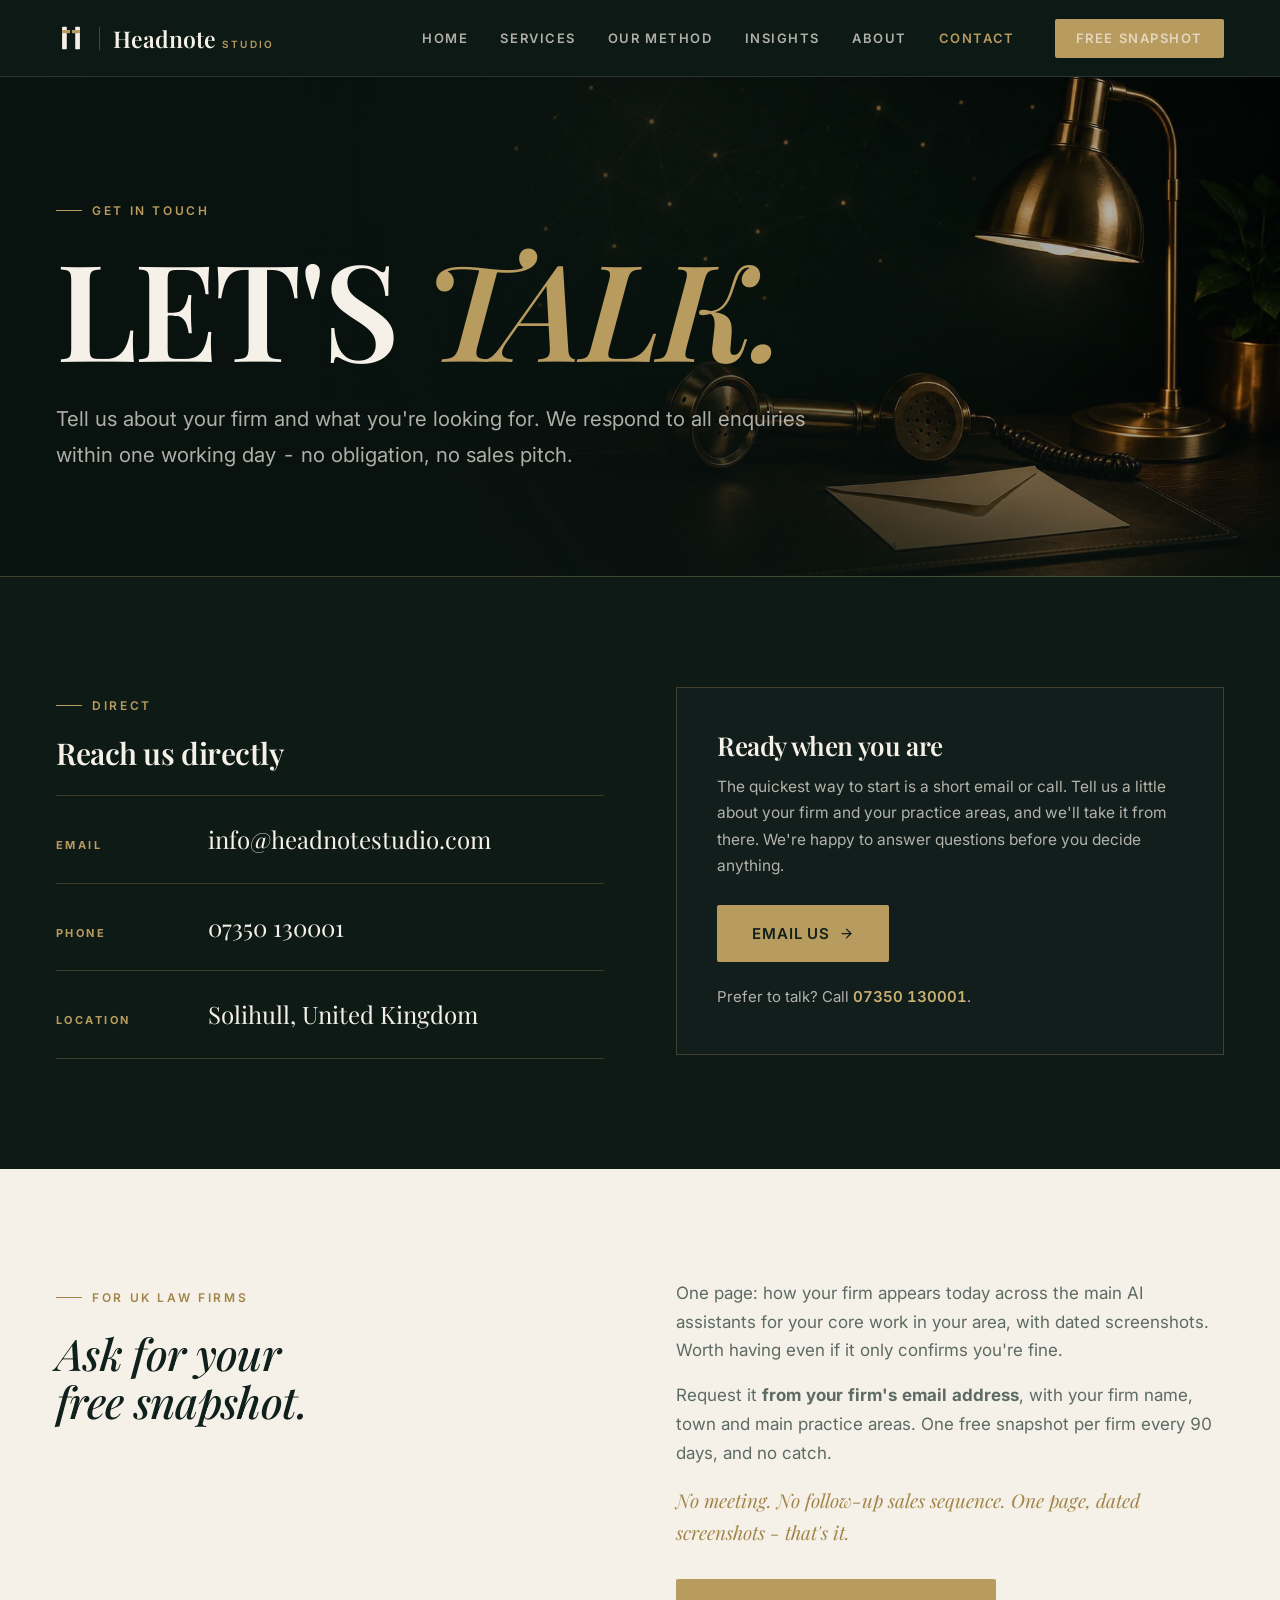
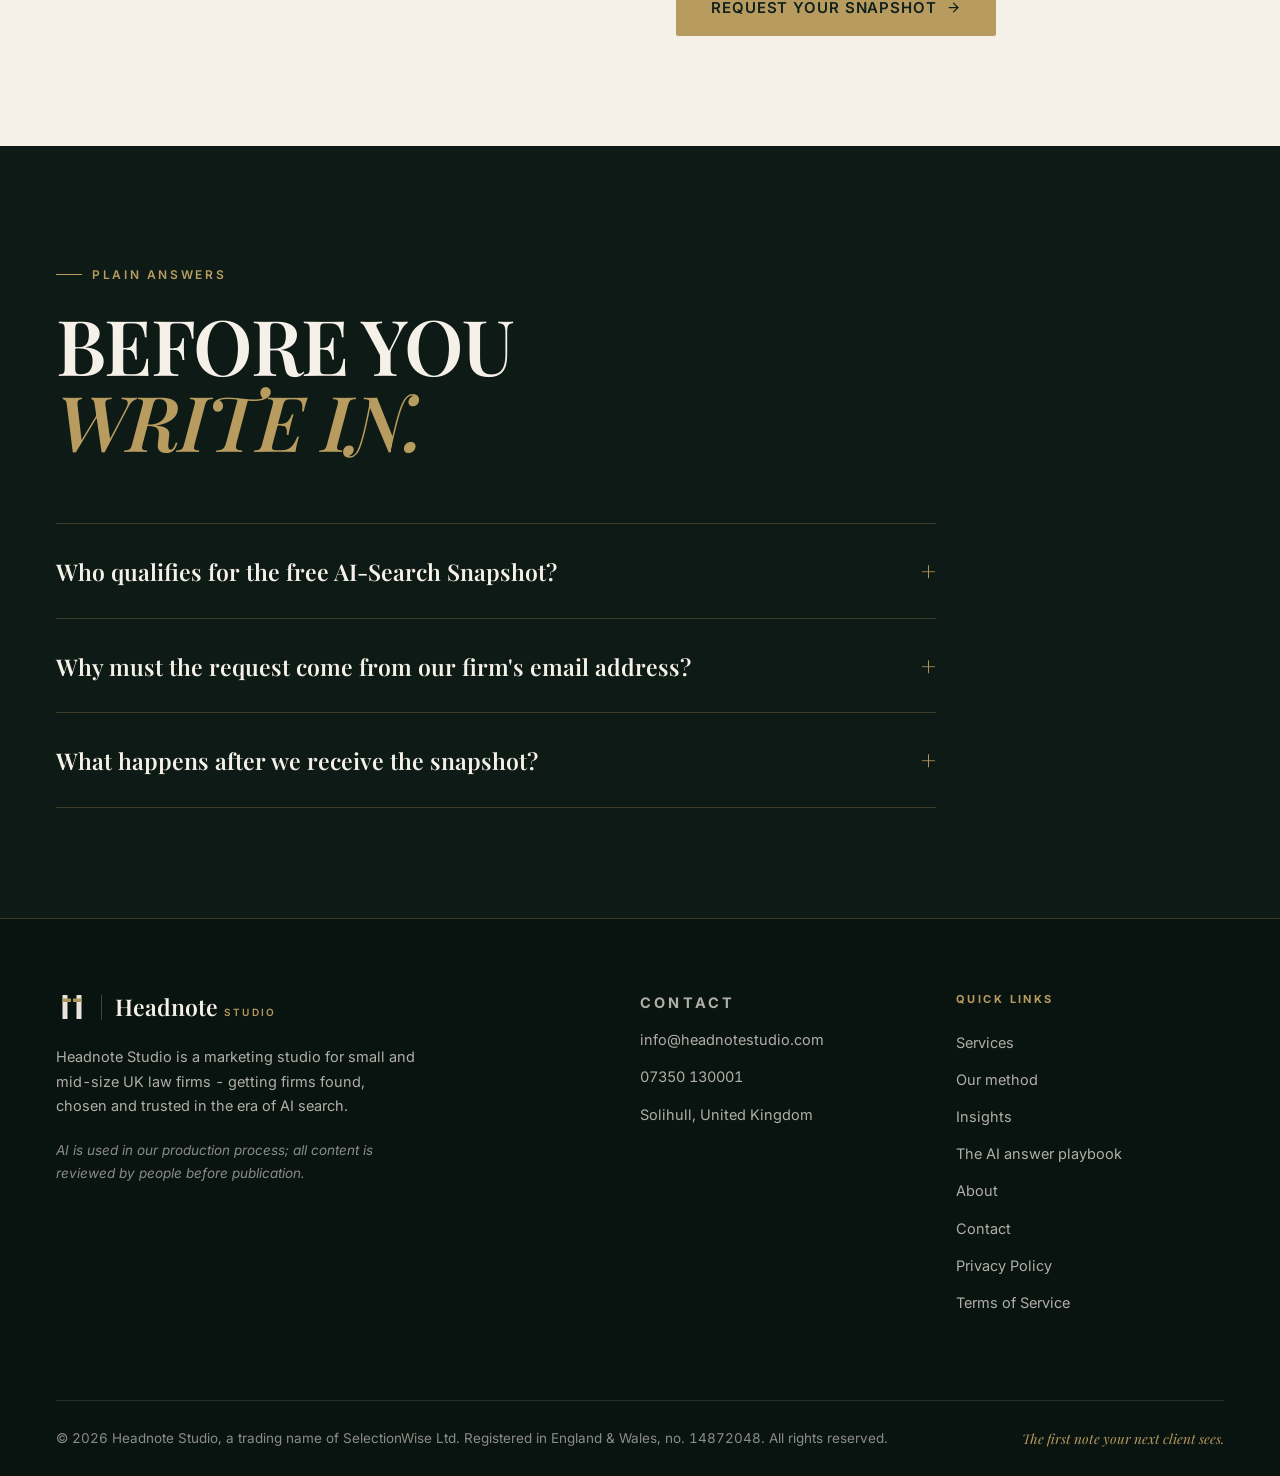
<file: contact.html>
<!DOCTYPE html>
<html lang="en">
<head>
<meta charset="UTF-8">
<meta name="viewport" content="width=device-width, initial-scale=1.0">
<title>Contact - Headnote Studio | Free AI-search snapshot for UK law firms</title>

<meta name="description" content="Contact Headnote Studio - email info@headnotestudio.com or call 07350 130001. UK law firms can request a free AI-search snapshot: one page, dated screenshots, no meeting, no follow-up sequence.">
<meta name="author" content="Headnote Studio">
<meta name="language" content="en-GB">
<meta name="robots" content="index, follow">

<link rel="canonical" href="https://headnotestudio.com/contact.html">

<meta property="og:title" content="Contact - Headnote Studio | Free AI-search snapshot for UK law firms">
<meta property="og:description" content="Contact Headnote Studio - email info@headnotestudio.com or call 07350 130001. UK law firms can request a free AI-search snapshot: one page, dated screenshots, no meeting, no follow-up sequence.">
<meta property="og:url" content="https://headnotestudio.com/contact.html">
<meta property="og:type" content="website">
<meta property="og:image" content="https://headnotestudio.com/images/og-card.png">
<meta property="og:image:width" content="1200">
<meta property="og:image:height" content="630">

<meta name="twitter:card" content="summary_large_image">
<meta name="twitter:title" content="Contact - Headnote Studio | Free AI-search snapshot for UK law firms">
<meta name="twitter:description" content="Contact Headnote Studio - email info@headnotestudio.com or call 07350 130001. UK law firms can request a free AI-search snapshot: one page, dated screenshots, no meeting, no follow-up sequence.">
<meta name="twitter:image" content="https://headnotestudio.com/images/og-card.png">

<link rel="icon" type="image/png" href="/icon.png">
<link rel="apple-touch-icon" href="/icon.png">
<link rel="shortcut icon" href="/icon.png">

<link rel="preconnect" href="https://fonts.googleapis.com">
<link rel="preconnect" href="https://fonts.gstatic.com" crossorigin>
<link href="https://fonts.googleapis.com/css2?family=Playfair+Display:ital,wght@0,500;0,600;0,700;1,500;1,600;1,700&family=Inter:wght@400;500;600;700&display=swap" rel="stylesheet">

<link rel="stylesheet" href="css/styles.css?v=18">

<script type="application/ld+json">
{
  "@context": "https://schema.org",
  "@graph": [
    {
      "@type": ["Organization", "ProfessionalService"],
      "@id": "https://headnotestudio.com/#organization",
      "name": "Headnote Studio",
      "description": "Headnote Studio is a marketing studio for small and mid-size UK law firms, based in Solihull. It measures how law firms appear across ChatGPT, Google's AI (AI Overviews and AI Mode) and Google's local results, and runs the visibility, review and content work needed to appear more often - measured monthly as one honest number.",
      "url": "https://headnotestudio.com/",
      "logo": "https://headnotestudio.com/icon.png",
      "image": "https://headnotestudio.com/images/og-card.png",
      "email": "info@headnotestudio.com",
      "telephone": "+44-7350-130001",
      "founder": { "@type": "Person", "name": "James Hatton" },
      "address": { "@type": "PostalAddress", "addressLocality": "Solihull", "addressCountry": "GB" },
      "areaServed": "GB",
      "knowsAbout": ["AI search visibility for law firms", "Generative engine optimisation", "Local SEO for solicitors", "Google Business Profile management", "Online reviews for law firms", "Legal sector content marketing", "Professional referrer networks"],
      "parentOrganization": { "@type": "Organization", "name": "SelectionWise Ltd" }
    },
    {
      "@type": "WebSite",
      "@id": "https://headnotestudio.com/#website",
      "url": "https://headnotestudio.com/",
      "name": "Headnote Studio",
      "inLanguage": "en-GB",
      "publisher": { "@id": "https://headnotestudio.com/#organization" }
    },
    {
      "@type": "ContactPage",
      "@id": "https://headnotestudio.com/contact.html#webpage",
      "url": "https://headnotestudio.com/contact.html",
      "name": "Contact - Headnote Studio",
      "description": "Contact Headnote Studio - email info@headnotestudio.com or call 07350 130001. UK law firms can request a free AI-search snapshot: one page, dated screenshots, no meeting, no follow-up sequence.",
      "inLanguage": "en-GB",
      "isPartOf": { "@id": "https://headnotestudio.com/#website" },
      "about": { "@id": "https://headnotestudio.com/#organization" }
    },
    {
      "@type": "FAQPage",
      "mainEntity": [{
        "@type": "Question",
        "name": "Who qualifies for the free AI-Search Snapshot?",
        "acceptedAnswer": { "@type": "Answer", "text": "UK law firms. Request it from your firm's email address with your firm name, town and main practice areas. One free snapshot per firm every 90 days, and no catch." }
      },
      {
        "@type": "Question",
        "name": "Why must the request come from our firm's email address?",
        "acceptedAnswer": { "@type": "Answer", "text": "The snapshot is free and limited to one per firm every 90 days, so we keep them for real firms. It also protects our no-follow-up promise: your request is tagged so you are never added to a sales sequence." }
      },
      {
        "@type": "Question",
        "name": "What happens after we receive the snapshot?",
        "acceptedAnswer": { "@type": "Answer", "text": "Nothing, unless you ask. There is no follow-up sales sequence. If you want the full picture, the next step is the Visibility Report - benchmarked against three named local competitors." }
      }]
    }
  ]
}
</script>
</head>
<body>
<header class="site-header">
  <div class="container">
    <nav class="nav">
      <a href="index.html" class="nav-logo" aria-label="Headnote Studio home">
        <img src="images/headnote-symbol-light.svg" alt="Headnote Studio">
        <span><span class="logo-word">Headnote</span><span class="logo-sub">Studio</span></span>
      </a>
      <button class="mobile-menu-toggle" onclick="toggleMobileMenu()" aria-label="Toggle menu">
        <svg viewBox="0 0 24 24" width="24" height="24" fill="none" stroke="currentColor" stroke-width="2" stroke-linecap="round" stroke-linejoin="round"><line x1="4" x2="20" y1="6" y2="6"/><line x1="4" x2="20" y1="12" y2="12"/><line x1="4" x2="20" y1="18" y2="18"/></svg>
      </button>
      <div class="nav-links" id="navLinks">
        <a href="index.html">Home</a>
        <a href="services.html">Services</a>
        <a href="method.html">Our method</a>
        <a href="insights.html">Insights</a>
        <a href="about.html">About</a>
        <a href="contact.html" class="active">Contact</a>
        <a href="contact.html#snapshot" class="btn btn-primary nav-cta">Free snapshot</a>
      </div>
    </nav>
  </div>
</header>

<main>
  <section class="hero page-hero has-media">
    <img class="hero-bg" src="images/hero-contact.webp" alt="" aria-hidden="true">
    <div class="hero-overlay" aria-hidden="true"></div>
    <div class="container">
      <div class="hero-inner">
        <span class="eyebrow">Get in touch</span>
        <h1 class="display">Let's <span class="accent-i">talk.</span></h1>
        <p class="lede">Tell us about your firm and what you're looking for. We respond to all enquiries within one working day - no obligation, no sales pitch.</p>
      </div>
    </div>
  </section>

  <section class="section">
    <div class="container">
      <div class="contact-grid">

        <div class="reveal">
          <span class="eyebrow">Direct</span>
          <h2 style="font-size:30px;margin-bottom:26px;">Reach us directly</h2>
          <div class="contact-list">
            <div class="contact-item">
              <span class="label">Email</span>
              <a href="mailto:info@headnotestudio.com">info@headnotestudio.com</a>
            </div>
            <div class="contact-item">
              <span class="label">Phone</span>
              <a href="tel:+447350130001">07350 130001</a>
            </div>
            <div class="contact-item">
              <span class="label">Location</span>
              <span class="value">Solihull, United Kingdom</span>
            </div>
          </div>
        </div>

        <div class="contact-card reveal reveal-d1">
          <h2>Ready when you are</h2>
          <p>The quickest way to start is a short email or call. Tell us a little about your firm and your practice areas, and we'll take it from there. We're happy to answer questions before you decide anything.</p>
          <a href="mailto:info@headnotestudio.com?subject=Enquiry%20-%20Headnote%20Studio" class="btn btn-primary btn-lg">Email us <svg viewBox="0 0 24 24" fill="none" stroke="currentColor" stroke-width="2" stroke-linecap="round" stroke-linejoin="round" aria-hidden="true"><path d="M5 12h14"/><path d="m12 5 7 7-7 7"/></svg></a>
          <p style="margin-top:22px;margin-bottom:0;font-size:15px;color:var(--cream-70);">Prefer to talk? Call <a href="tel:+447350130001" style="color:var(--brass-2);font-weight:600;">07350 130001</a>.</p>
        </div>

      </div>
    </div>
  </section>

  <!-- ════ SNAPSHOT ════ -->
  <section id="snapshot" class="section band-cream" style="scroll-margin-top:90px;">
    <div class="container">
      <div class="split" style="align-items:start;">
        <div class="split-body reveal">
          <span class="eyebrow">For UK law firms</span>
          <h2 class="statement">Ask for your free snapshot.</h2>
        </div>
        <div class="split-body reveal reveal-d1">
          <p>One page: how your firm appears today across the main AI assistants for your core work in your area, with dated screenshots. Worth having even if it only confirms you're fine.</p>
          <p>Request it <strong>from your firm's email address</strong>, with your firm name, town and main practice areas. One free snapshot per firm every 90 days, and no catch.</p>
          <p class="emphasis">No meeting. No follow-up sales sequence. One page, dated screenshots - that's it.</p>
          <div style="margin-top:30px;">
            <a href="mailto:info@headnotestudio.com?subject=Free%20AI-search%20snapshot%20-%20%5Byour%20firm%5D&body=We%27d%20like%20a%20free%20AI-search%20snapshot%20for%20our%20firm.%0D%0A%0D%0AFirm%20name%3A%0D%0ATown%20%2F%20main%20office%3A%0D%0AMain%20practice%20areas%3A%0D%0A" class="btn btn-primary btn-lg">Request your snapshot <svg viewBox="0 0 24 24" fill="none" stroke="currentColor" stroke-width="2" stroke-linecap="round" stroke-linejoin="round" aria-hidden="true"><path d="M5 12h14"/><path d="m12 5 7 7-7 7"/></svg></a>
          </div>
        </div>
      </div>
    </div>
  </section>

  <!-- ════ FAQ ════ -->
  <section class="section">
    <div class="container">
      <div class="section-head reveal">
        <span class="eyebrow">Plain answers</span>
        <h2 class="display-md">Before you<br><span class="accent-i">write in.</span></h2>
      </div>
      <div class="faq reveal">
        <details>
          <summary>Who qualifies for the free AI-Search Snapshot?</summary>
          <div class="faq-a"><p>UK law firms. Request it from your firm's email address with your firm name, town and main practice areas. One free snapshot per firm every 90 days, and no catch.</p></div>
        </details>
        <details>
          <summary>Why must the request come from our firm's email address?</summary>
          <div class="faq-a"><p>The snapshot is free and limited to one per firm every 90 days, so we keep them for real firms. It also protects our no-follow-up promise: your request is tagged so you are never added to a sales sequence.</p></div>
        </details>
        <details>
          <summary>What happens after we receive the snapshot?</summary>
          <div class="faq-a"><p>Nothing, unless you ask. There is no follow-up sales sequence. If you want the full picture, the next step is the Visibility Report - benchmarked against three named local competitors.</p></div>
        </details>
      </div>
    </div>
  </section>
</main>

<footer class="site-footer">
  <div class="container">
    <div class="footer-grid">
      <div>
        <div class="footer-brand">
          <img src="images/headnote-symbol-light.svg" alt="Headnote Studio">
          <span><span class="logo-word">Headnote</span><span class="logo-sub">Studio</span></span>
        </div>
        <p class="footer-about">Headnote Studio is a marketing studio for small and mid-size UK law firms - getting firms found, chosen and trusted in the era of AI search.</p>
        <p class="footer-disclaimer">AI is used in our production process; all content is reviewed by people before publication.</p>
      </div>
      <div class="footer-contact">
        <span class="footer-col-label">Contact</span>
        <a href="mailto:info@headnotestudio.com">info@headnotestudio.com</a>
        <a href="tel:+447350130001">07350 130001</a>
        <span>Solihull, United Kingdom</span>
      </div>
      <div class="footer-col">
        <span class="footer-col-label">Quick links</span>
        <a href="services.html">Services</a>
        <a href="method.html">Our method</a>
        <a href="insights.html">Insights</a>
        <a href="playbook.html">The AI answer playbook</a>
        <a href="about.html">About</a>
        <a href="contact.html">Contact</a>
        <a href="privacy.html">Privacy Policy</a>
        <a href="terms.html">Terms of Service</a>
      </div>
    </div>
    <div class="footer-bottom">
      <p>&copy; <span class="year">2026</span> Headnote Studio, a trading name of SelectionWise Ltd. Registered in England &amp; Wales, no. 14872048. All rights reserved.</p>
      <p class="footer-tagline">The first note your next client sees.</p>
    </div>
  </div>
</footer>

<script src="js/main.js?v=16"></script>
</body>
</html>
</file>
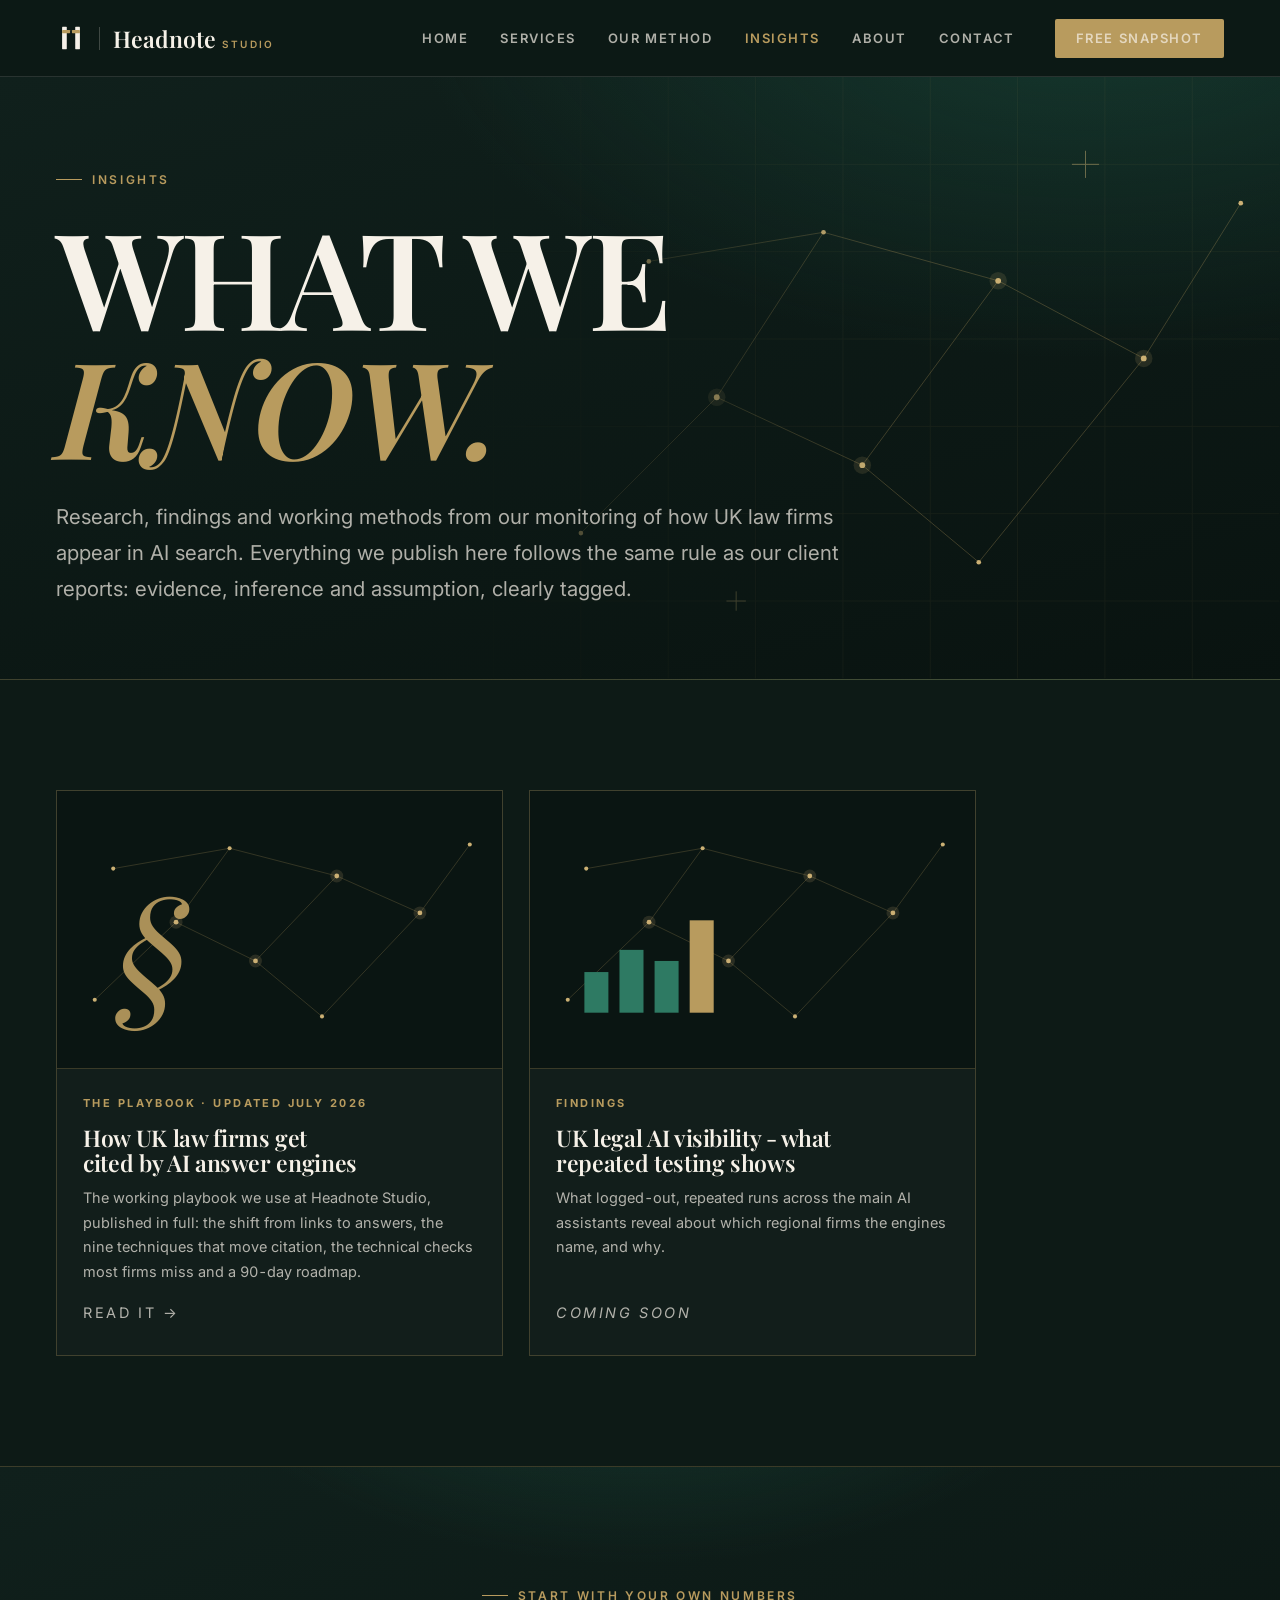
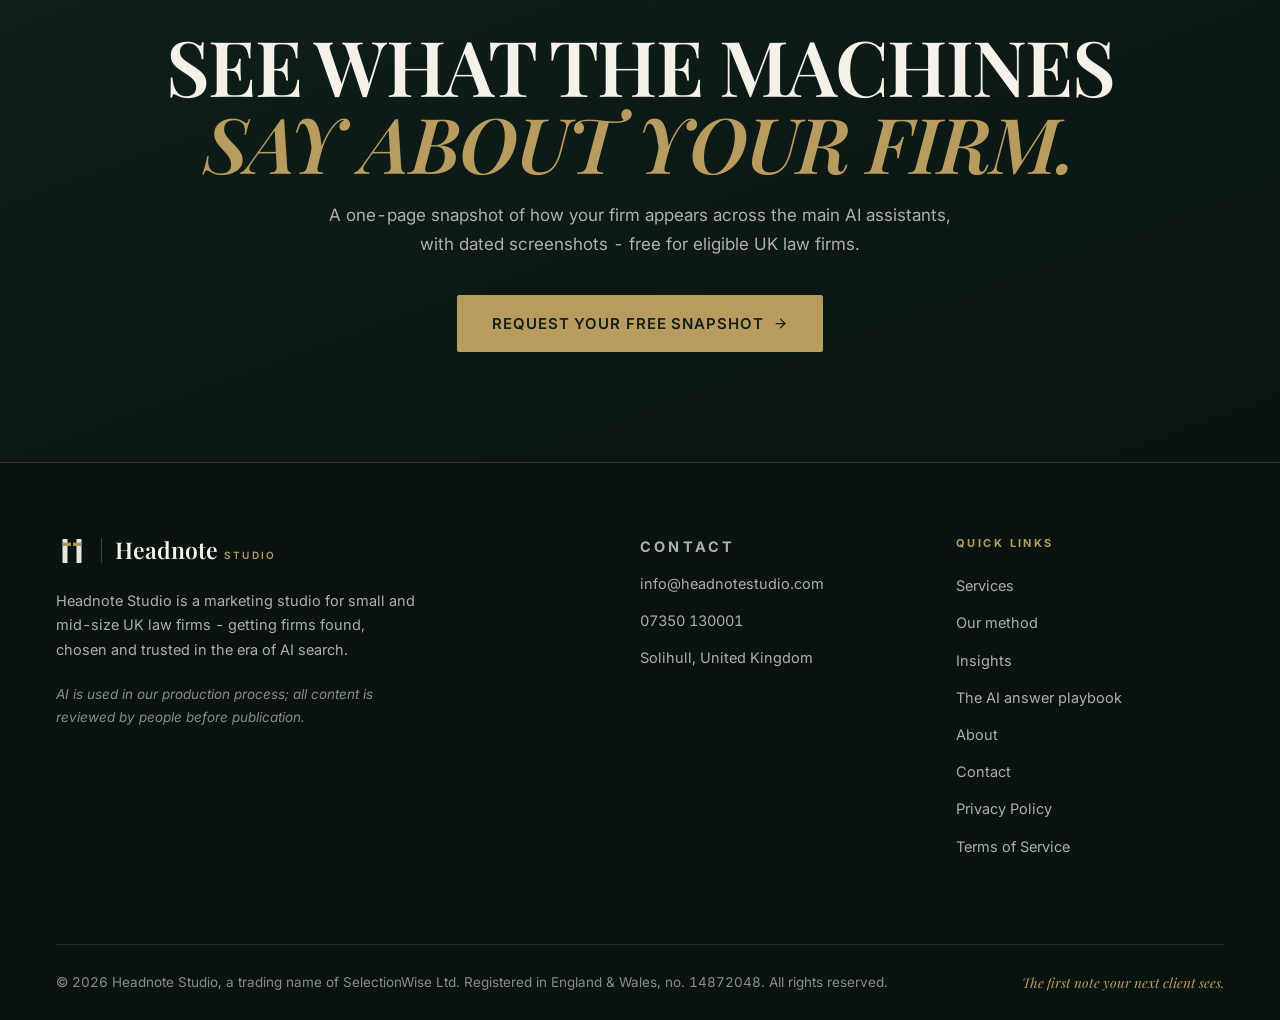
<file: insights.html>
<!DOCTYPE html>
<html lang="en">
<head>
<meta charset="UTF-8">
<meta name="viewport" content="width=device-width, initial-scale=1.0">
<title>Insights - Headnote Studio | AI search research for UK law firms</title>

<meta name="description" content="Research, findings and working methods from Headnote Studio's monitoring of how UK law firms appear in AI search - published to the same evidence standard as our client reports.">
<meta name="author" content="Headnote Studio">
<meta name="language" content="en-GB">
<meta name="robots" content="index, follow">

<link rel="canonical" href="https://headnotestudio.com/insights.html">

<meta property="og:title" content="Insights - Headnote Studio | AI search research for UK law firms">
<meta property="og:description" content="Research, findings and working methods from Headnote Studio's monitoring of how UK law firms appear in AI search - published to the same evidence standard as our client reports.">
<meta property="og:url" content="https://headnotestudio.com/insights.html">
<meta property="og:type" content="website">
<meta property="og:image" content="https://headnotestudio.com/images/og-card.png">
<meta property="og:image:width" content="1200">
<meta property="og:image:height" content="630">

<meta name="twitter:card" content="summary_large_image">
<meta name="twitter:title" content="Insights - Headnote Studio | AI search research for UK law firms">
<meta name="twitter:description" content="Research, findings and working methods from Headnote Studio's monitoring of how UK law firms appear in AI search - published to the same evidence standard as our client reports.">
<meta name="twitter:image" content="https://headnotestudio.com/images/og-card.png">

<link rel="icon" type="image/png" href="/icon.png">
<link rel="apple-touch-icon" href="/icon.png">
<link rel="shortcut icon" href="/icon.png">

<link rel="preconnect" href="https://fonts.googleapis.com">
<link rel="preconnect" href="https://fonts.gstatic.com" crossorigin>
<link href="https://fonts.googleapis.com/css2?family=Playfair+Display:ital,wght@0,500;0,600;0,700;1,500;1,600;1,700&family=Inter:wght@400;500;600;700&display=swap" rel="stylesheet">

<link rel="stylesheet" href="css/styles.css?v=18">

<script type="application/ld+json">
{
  "@context": "https://schema.org",
  "@graph": [
    {
      "@type": ["Organization", "ProfessionalService"],
      "@id": "https://headnotestudio.com/#organization",
      "name": "Headnote Studio",
      "description": "Headnote Studio is a marketing studio for small and mid-size UK law firms, based in Solihull. It measures how law firms appear across ChatGPT, Google's AI (AI Overviews and AI Mode) and Google's local results, and runs the visibility, review and content work needed to appear more often - measured monthly as one honest number.",
      "url": "https://headnotestudio.com/",
      "logo": "https://headnotestudio.com/icon.png",
      "image": "https://headnotestudio.com/images/og-card.png",
      "email": "info@headnotestudio.com",
      "telephone": "+44-7350-130001",
      "founder": { "@type": "Person", "name": "James Hatton" },
      "address": { "@type": "PostalAddress", "addressLocality": "Solihull", "addressCountry": "GB" },
      "areaServed": "GB",
      "knowsAbout": ["AI search visibility for law firms", "Generative engine optimisation", "Local SEO for solicitors", "Google Business Profile management", "Online reviews for law firms", "Legal sector content marketing", "Professional referrer networks"],
      "parentOrganization": { "@type": "Organization", "name": "SelectionWise Ltd" }
    },
    {
      "@type": "WebSite",
      "@id": "https://headnotestudio.com/#website",
      "url": "https://headnotestudio.com/",
      "name": "Headnote Studio",
      "inLanguage": "en-GB",
      "publisher": { "@id": "https://headnotestudio.com/#organization" }
    },
    {
      "@type": "CollectionPage",
      "@id": "https://headnotestudio.com/insights.html#webpage",
      "url": "https://headnotestudio.com/insights.html",
      "name": "Insights - Headnote Studio",
      "description": "Research, findings and working methods from Headnote Studio's monitoring of how UK law firms appear in AI search - published to the same evidence standard as our client reports.",
      "inLanguage": "en-GB",
      "isPartOf": { "@id": "https://headnotestudio.com/#website" },
      "about": { "@id": "https://headnotestudio.com/#organization" }
    }
  ]
}
</script>
</head>
<body>
<header class="site-header">
  <div class="container">
    <nav class="nav">
      <a href="index.html" class="nav-logo" aria-label="Headnote Studio home">
        <img src="images/headnote-symbol-light.svg" alt="Headnote Studio">
        <span><span class="logo-word">Headnote</span><span class="logo-sub">Studio</span></span>
      </a>
      <button class="mobile-menu-toggle" onclick="toggleMobileMenu()" aria-label="Toggle menu">
        <svg viewBox="0 0 24 24" width="24" height="24" fill="none" stroke="currentColor" stroke-width="2" stroke-linecap="round" stroke-linejoin="round"><line x1="4" x2="20" y1="6" y2="6"/><line x1="4" x2="20" y1="12" y2="12"/><line x1="4" x2="20" y1="18" y2="18"/></svg>
      </button>
      <div class="nav-links" id="navLinks">
        <a href="index.html">Home</a>
        <a href="services.html">Services</a>
        <a href="method.html">Our method</a>
        <a href="insights.html" class="active">Insights</a>
        <a href="about.html">About</a>
        <a href="contact.html">Contact</a>
        <a href="contact.html#snapshot" class="btn btn-primary nav-cta">Free snapshot</a>
      </div>
    </nav>
  </div>
</header>

<main>
  <section class="hero page-hero">
    <div class="hero-deco" aria-hidden="true"><svg viewBox="0 0 900 620" xmlns="http://www.w3.org/2000/svg" preserveAspectRatio="xMaxYMid slice">
<defs>
  <linearGradient id="hdFade" x1="0" y1="0" x2="1" y2="0">
    <stop offset="0" stop-color="#000"/><stop offset="0.55" stop-color="#fff"/>
  </linearGradient>
  <mask id="hdMask"><rect width="900" height="620" fill="url(#hdFade)"/></mask>
</defs>
<g mask="url(#hdMask)">
  <g stroke="#B89B5E" stroke-width="1" opacity="0.07">
    <path d="M90 0V620M180 0V620M270 0V620M360 0V620M450 0V620M540 0V620M630 0V620M720 0V620M810 0V620" fill="none"/>
    <path d="M0 90H900M0 180H900M0 270H900M0 360H900M0 450H900M0 540H900" fill="none"/>
  </g>
  <g stroke="#B89B5E" stroke-width="0.9" opacity="0.34" fill="none">
    <path d="M180 470 L320 330 L470 400 L610 210 L760 290 L860 130"/>
    <path d="M320 330 L430 160 L610 210 M470 400 L590 500 L760 290 M430 160 L250 190"/>
  </g>
  <g fill="#cbb074">
    <circle cx="320" cy="330" r="3"/><circle cx="320" cy="330" r="9" opacity="0.14"/>
    <circle cx="610" cy="210" r="3"/><circle cx="610" cy="210" r="9" opacity="0.14"/>
    <circle cx="470" cy="400" r="3"/><circle cx="470" cy="400" r="9" opacity="0.14"/>
    <circle cx="760" cy="290" r="3"/><circle cx="760" cy="290" r="9" opacity="0.14"/>
    <circle cx="430" cy="160" r="2.4"/><circle cx="590" cy="500" r="2.4"/>
    <circle cx="860" cy="130" r="2.4"/><circle cx="250" cy="190" r="2.4"/><circle cx="180" cy="470" r="2.4"/>
    <path d="M700 90 l0 -14 M700 90 l0 14 M700 90 l-14 0 M700 90 l14 0" stroke="#cbb074" stroke-width="1" opacity="0.5"/>
    <path d="M340 540 l0 -10 M340 540 l0 10 M340 540 l-10 0 M340 540 l10 0" stroke="#cbb074" stroke-width="1" opacity="0.4"/>
  </g>
</g>
</svg></div>
    <div class="container">
      <div class="hero-inner">
        <span class="eyebrow">Insights</span>
        <h1 class="display">What we<br><span class="accent-i">know.</span></h1>
        <p class="lede">Research, findings and working methods from our monitoring of how UK law firms appear in AI search. Everything we publish here follows the same rule as our client reports: evidence, inference and assumption, clearly tagged.</p>
      </div>
    </div>
  </section>

  <section class="section">
    <div class="container">
      <div class="insights-grid reveal">
        <a class="insight-card" href="playbook.html">
          <div class="ic-cover"><svg viewBox="0 0 480 300" xmlns="http://www.w3.org/2000/svg" aria-hidden="true"><rect width="480" height="300" fill="#0a1512"/><g stroke="#B89B5E" stroke-width="0.8" opacity="0.32" fill="none"><path d="M40 226 L128 142 L214 184 L302 92 L392 132 L446 58"/><path d="M128 142 L186 62 L302 92 M214 184 L286 244 L392 132 M186 62 L60 84"/></g><g fill="#cbb074"><circle cx="128" cy="142" r="2.6"/><circle cx="128" cy="142" r="7" opacity="0.16"/><circle cx="302" cy="92" r="2.6"/><circle cx="302" cy="92" r="7" opacity="0.16"/><circle cx="214" cy="184" r="2.6"/><circle cx="214" cy="184" r="7" opacity="0.16"/><circle cx="392" cy="132" r="2.6"/><circle cx="392" cy="132" r="7" opacity="0.16"/><circle cx="186" cy="62" r="2.2"/><circle cx="286" cy="244" r="2.2"/><circle cx="446" cy="58" r="2.2"/><circle cx="60" cy="84" r="2.2"/><circle cx="40" cy="226" r="2.2"/></g><text x="64" y="232" font-family="Playfair Display, Georgia, serif" font-style="italic" font-size="150" fill="#B89B5E" opacity="0.92">&#167;</text></svg></div>
          <div class="ic-body">
            <span class="ic-kicker">The playbook &middot; Updated July 2026</span>
            <h3>How UK law firms get cited by AI answer engines</h3>
            <p>The working playbook we use at Headnote Studio, published in full: the shift from links to answers, the nine techniques that move citation, the technical checks most firms miss and a 90-day roadmap.</p>
            <p class="ic-soon" style="font-style:normal;">Read it &#8594;</p>
          </div>
        </a>
        
        <div class="insight-card">
          <div class="ic-cover"><svg viewBox="0 0 480 300" xmlns="http://www.w3.org/2000/svg" aria-hidden="true"><rect width="480" height="300" fill="#0a1512"/><g stroke="#B89B5E" stroke-width="0.8" opacity="0.32" fill="none"><path d="M40 226 L128 142 L214 184 L302 92 L392 132 L446 58"/><path d="M128 142 L186 62 L302 92 M214 184 L286 244 L392 132 M186 62 L60 84"/></g><g fill="#cbb074"><circle cx="128" cy="142" r="2.6"/><circle cx="128" cy="142" r="7" opacity="0.16"/><circle cx="302" cy="92" r="2.6"/><circle cx="302" cy="92" r="7" opacity="0.16"/><circle cx="214" cy="184" r="2.6"/><circle cx="214" cy="184" r="7" opacity="0.16"/><circle cx="392" cy="132" r="2.6"/><circle cx="392" cy="132" r="7" opacity="0.16"/><circle cx="186" cy="62" r="2.2"/><circle cx="286" cy="244" r="2.2"/><circle cx="446" cy="58" r="2.2"/><circle cx="60" cy="84" r="2.2"/><circle cx="40" cy="226" r="2.2"/></g><g><rect x="58" y="196" width="26" height="44" fill="#2e7a63"/><rect x="96" y="172" width="26" height="68" fill="#2e7a63"/><rect x="134" y="184" width="26" height="56" fill="#2e7a63"/><rect x="172" y="140" width="26" height="100" fill="#B89B5E"/></g></svg></div>
          <div class="ic-body">
            <span class="ic-kicker">Findings</span>
            <h3>UK legal AI visibility - what repeated testing shows</h3>
            <p>What logged-out, repeated runs across the main AI assistants reveal about which regional firms the engines name, and why.</p>
            <p class="ic-soon">Coming soon</p>
          </div>
        </div>
      </div>
    </div>
  </section>

  <section class="section cta-band">
    <div class="container">
      <span class="eyebrow center">Start with your own numbers</span>
      <h2 class="display-md">See what the machines<br><span class="accent-i">say about your firm.</span></h2>
      <p>A one-page snapshot of how your firm appears across the main AI assistants, with dated screenshots - free for eligible UK law firms.</p>
      <div class="cta-actions">
        <a href="contact.html#snapshot" class="btn btn-primary btn-lg">Request your free snapshot <svg viewBox="0 0 24 24" fill="none" stroke="currentColor" stroke-width="2" stroke-linecap="round" stroke-linejoin="round" aria-hidden="true"><path d="M5 12h14"/><path d="m12 5 7 7-7 7"/></svg></a>
      </div>
    </div>
  </section>
</main>

<footer class="site-footer">
  <div class="container">
    <div class="footer-grid">
      <div>
        <div class="footer-brand">
          <img src="images/headnote-symbol-light.svg" alt="Headnote Studio">
          <span><span class="logo-word">Headnote</span><span class="logo-sub">Studio</span></span>
        </div>
        <p class="footer-about">Headnote Studio is a marketing studio for small and mid-size UK law firms - getting firms found, chosen and trusted in the era of AI search.</p>
        <p class="footer-disclaimer">AI is used in our production process; all content is reviewed by people before publication.</p>
      </div>
      <div class="footer-contact">
        <span class="footer-col-label">Contact</span>
        <a href="mailto:info@headnotestudio.com">info@headnotestudio.com</a>
        <a href="tel:+447350130001">07350 130001</a>
        <span>Solihull, United Kingdom</span>
      </div>
      <div class="footer-col">
        <span class="footer-col-label">Quick links</span>
        <a href="services.html">Services</a>
        <a href="method.html">Our method</a>
        <a href="insights.html">Insights</a>
        <a href="playbook.html">The AI answer playbook</a>
        <a href="about.html">About</a>
        <a href="contact.html">Contact</a>
        <a href="privacy.html">Privacy Policy</a>
        <a href="terms.html">Terms of Service</a>
      </div>
    </div>
    <div class="footer-bottom">
      <p>&copy; <span class="year">2026</span> Headnote Studio, a trading name of SelectionWise Ltd. Registered in England &amp; Wales, no. 14872048. All rights reserved.</p>
      <p class="footer-tagline">The first note your next client sees.</p>
    </div>
  </div>
</footer>

<script src="js/main.js?v=16"></script>
</body>
</html>
</file>
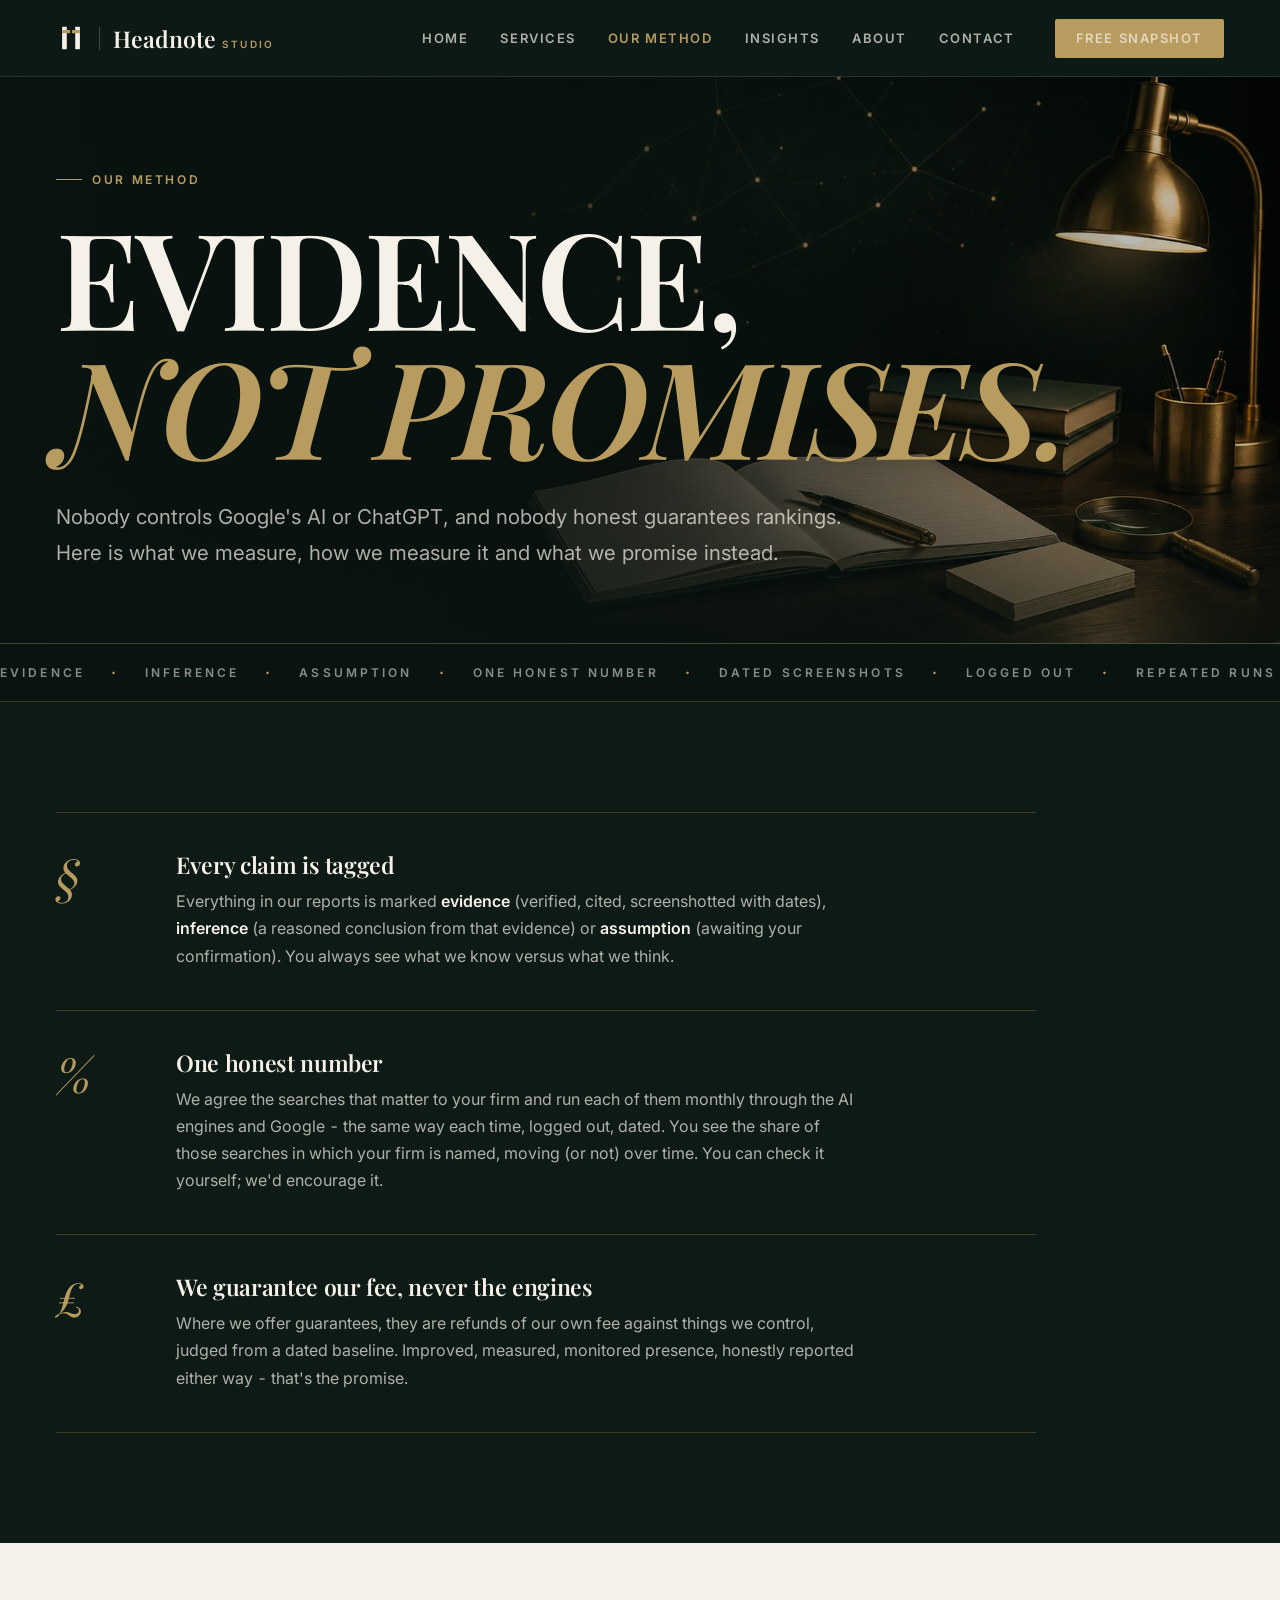
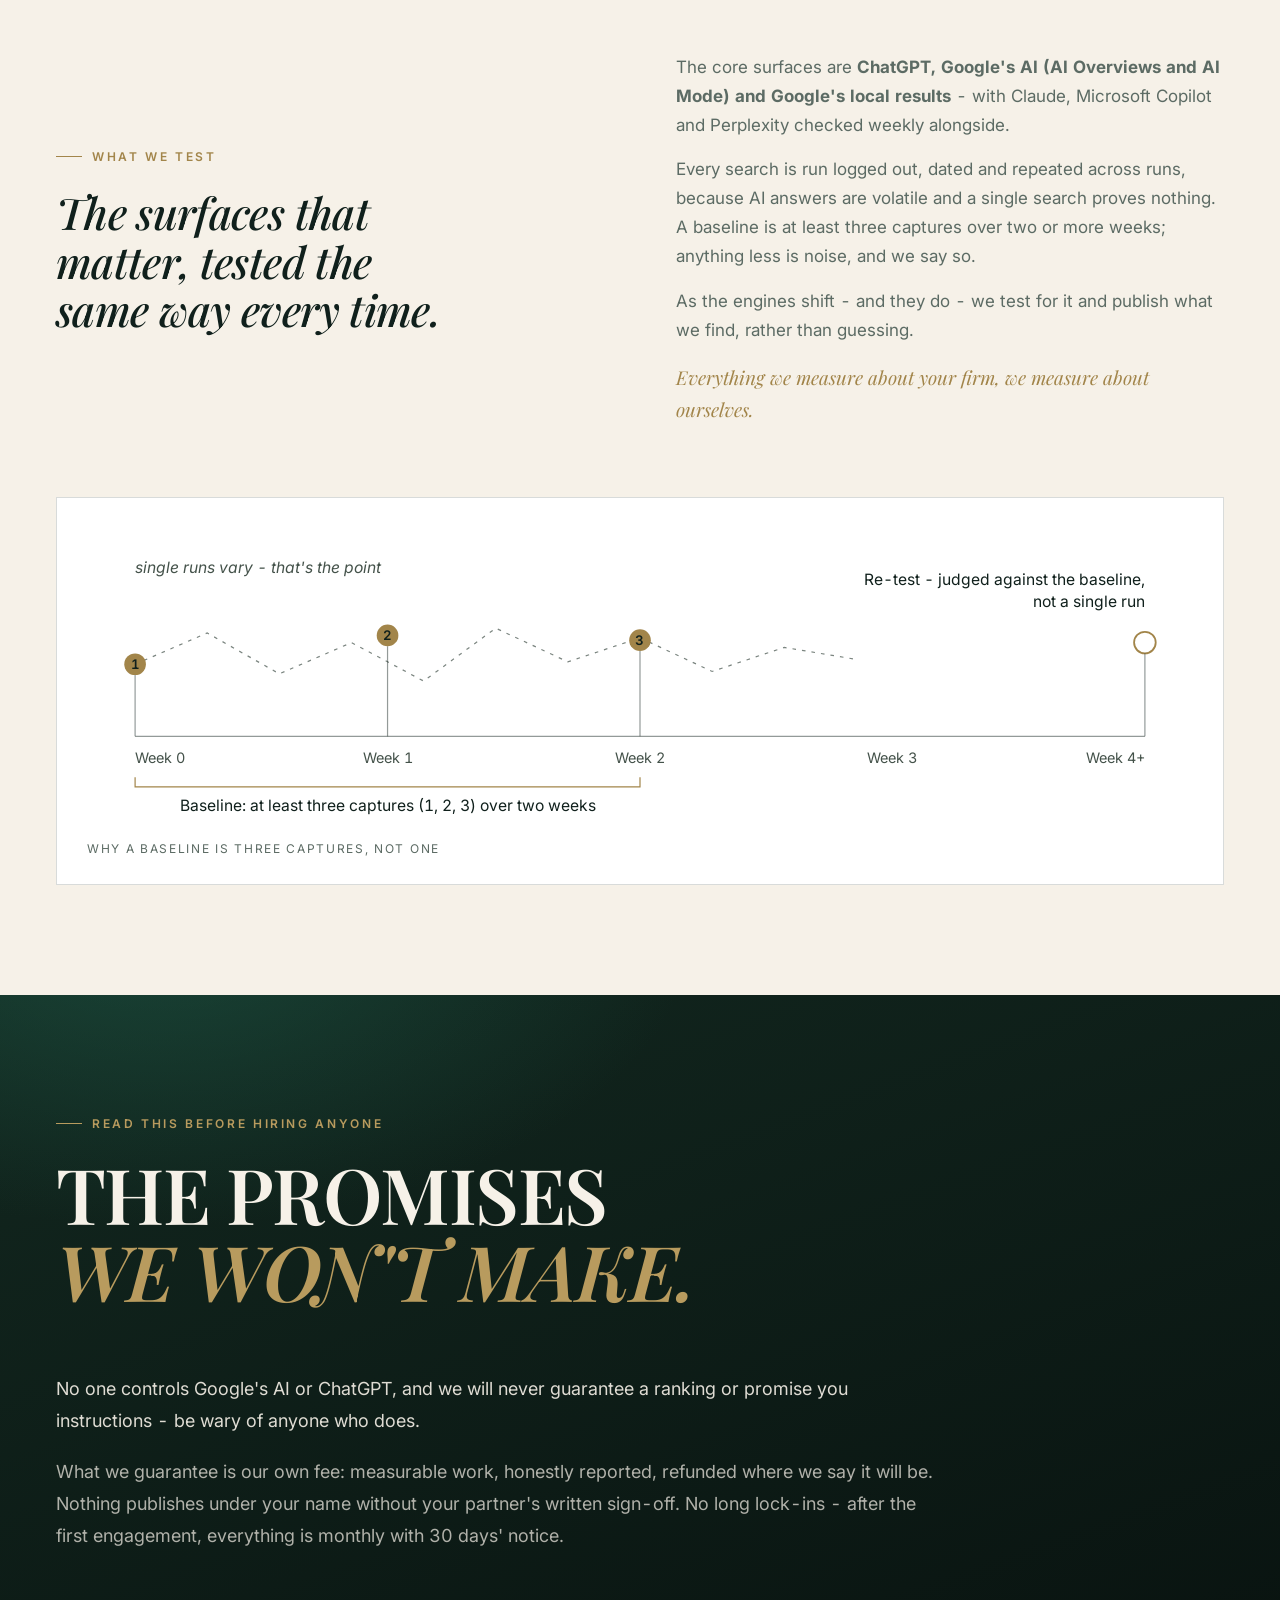
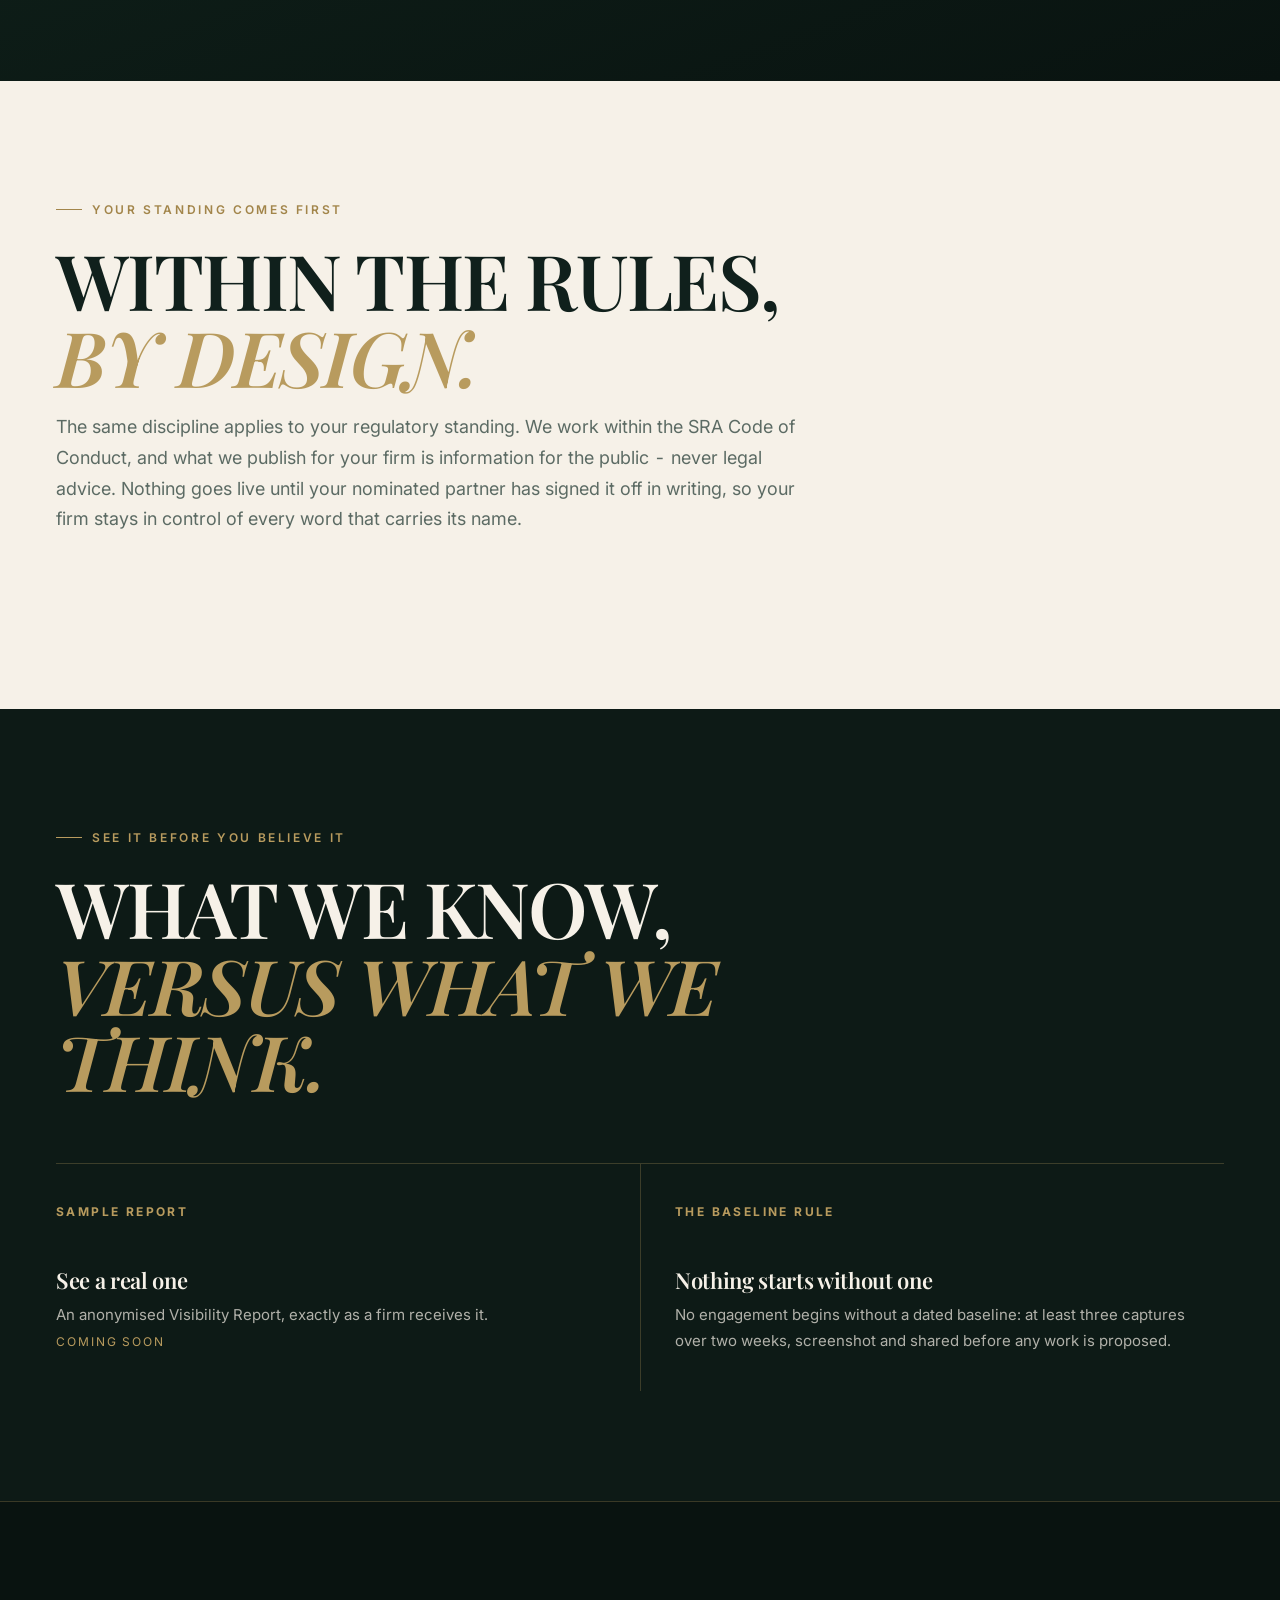
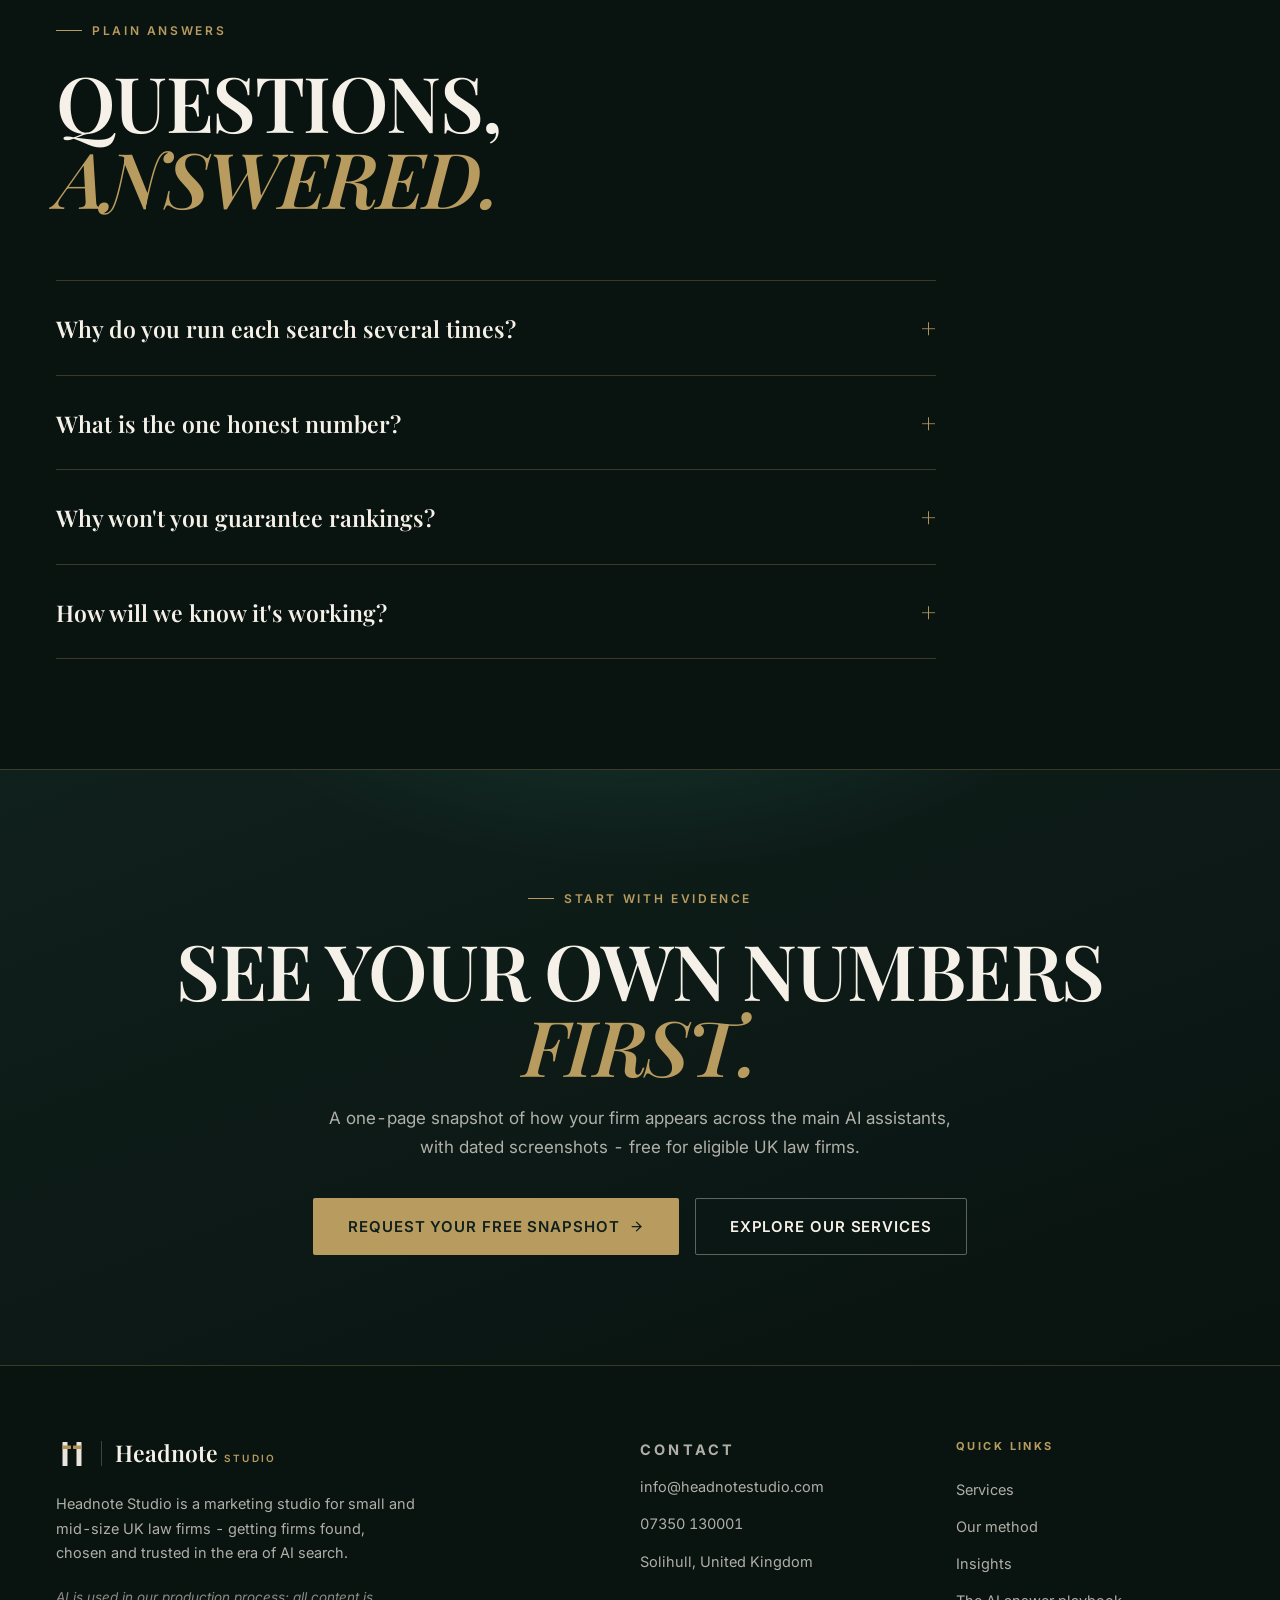
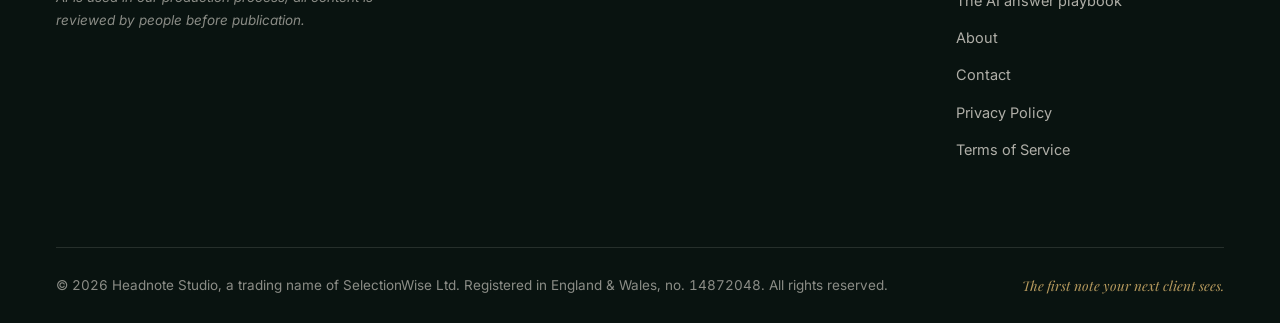
<file: method.html>
<!DOCTYPE html>
<html lang="en">
<head>
<meta charset="UTF-8">
<meta name="viewport" content="width=device-width, initial-scale=1.0">
<title>Our method - Headnote Studio | Evidence, not promises</title>

<meta name="description" content="How Headnote Studio measures a law firm's presence in AI search: evidence-tagged claims, one honest number, repeated logged-out runs across the main AI assistants, plus guarantees that only ever refund our own fee.">
<meta name="author" content="Headnote Studio">
<meta name="language" content="en-GB">
<meta name="robots" content="index, follow">

<link rel="canonical" href="https://headnotestudio.com/method.html">

<meta property="og:title" content="Our method - Headnote Studio | Evidence, not promises">
<meta property="og:description" content="How Headnote Studio measures a law firm's presence in AI search: evidence-tagged claims, one honest number, repeated logged-out runs across the main AI assistants, plus guarantees that only ever refund our own fee.">
<meta property="og:url" content="https://headnotestudio.com/method.html">
<meta property="og:type" content="website">
<meta property="og:image" content="https://headnotestudio.com/images/og-card.png">
<meta property="og:image:width" content="1200">
<meta property="og:image:height" content="630">

<meta name="twitter:card" content="summary_large_image">
<meta name="twitter:title" content="Our method - Headnote Studio | Evidence, not promises">
<meta name="twitter:description" content="How Headnote Studio measures a law firm's presence in AI search: evidence-tagged claims, one honest number, repeated logged-out runs across the main AI assistants, plus guarantees that only ever refund our own fee.">
<meta name="twitter:image" content="https://headnotestudio.com/images/og-card.png">

<link rel="icon" type="image/png" href="/icon.png">
<link rel="apple-touch-icon" href="/icon.png">
<link rel="shortcut icon" href="/icon.png">

<link rel="preconnect" href="https://fonts.googleapis.com">
<link rel="preconnect" href="https://fonts.gstatic.com" crossorigin>
<link href="https://fonts.googleapis.com/css2?family=Playfair+Display:ital,wght@0,500;0,600;0,700;1,500;1,600;1,700&family=Inter:wght@400;500;600;700&display=swap" rel="stylesheet">

<link rel="stylesheet" href="css/styles.css?v=18">

<script type="application/ld+json">
{
  "@context": "https://schema.org",
  "@graph": [
    {
      "@type": ["Organization", "ProfessionalService"],
      "@id": "https://headnotestudio.com/#organization",
      "name": "Headnote Studio",
      "description": "Headnote Studio is a marketing studio for small and mid-size UK law firms, based in Solihull. It measures how law firms appear across ChatGPT, Google's AI (AI Overviews and AI Mode) and Google's local results, and runs the visibility, review and content work needed to appear more often - measured monthly as one honest number.",
      "url": "https://headnotestudio.com/",
      "logo": "https://headnotestudio.com/icon.png",
      "image": "https://headnotestudio.com/images/og-card.png",
      "email": "info@headnotestudio.com",
      "telephone": "+44-7350-130001",
      "founder": { "@type": "Person", "name": "James Hatton" },
      "address": { "@type": "PostalAddress", "addressLocality": "Solihull", "addressCountry": "GB" },
      "areaServed": "GB",
      "knowsAbout": ["AI search visibility for law firms", "Generative engine optimisation", "Local SEO for solicitors", "Google Business Profile management", "Online reviews for law firms", "Legal sector content marketing", "Professional referrer networks"],
      "parentOrganization": { "@type": "Organization", "name": "SelectionWise Ltd" }
    },
    {
      "@type": "WebSite",
      "@id": "https://headnotestudio.com/#website",
      "url": "https://headnotestudio.com/",
      "name": "Headnote Studio",
      "inLanguage": "en-GB",
      "publisher": { "@id": "https://headnotestudio.com/#organization" }
    },
    {
      "@type": "WebPage",
      "@id": "https://headnotestudio.com/method.html#webpage",
      "url": "https://headnotestudio.com/method.html",
      "name": "Our method - Headnote Studio",
      "description": "How Headnote Studio measures a law firm's presence in AI search: evidence-tagged claims, one honest number, repeated logged-out runs across the main AI assistants, plus guarantees that only ever refund our own fee.",
      "inLanguage": "en-GB",
      "isPartOf": { "@id": "https://headnotestudio.com/#website" },
      "about": { "@id": "https://headnotestudio.com/#organization" }
    },
    {
      "@type": "FAQPage",
      "mainEntity": [{
        "@type": "Question",
        "name": "Why do you run each search several times?",
        "acceptedAnswer": { "@type": "Answer", "text": "Because AI answers are volatile - the same question can produce a different shortlist run to run. A single search proves nothing, so a baseline is at least three captures over two or more weeks, logged out and dated. Anything less is noise, and we say so." }
      },
      {
        "@type": "Question",
        "name": "What is the one honest number?",
        "acceptedAnswer": { "@type": "Answer", "text": "The share of your agreed priority searches in which your firm is named, measured monthly across the same engines, the same way each time. You see it moving - or not - over time, and you can check it yourself; we'd encourage it." }
      },
      {
        "@type": "Question",
        "name": "Why won't you guarantee rankings?",
        "acceptedAnswer": { "@type": "Answer", "text": "Because no one controls Google's AI or ChatGPT, and engine behaviour changes without notice. A ranking guarantee is a liability dressed up as a promise. What we guarantee is our own fee: measurable work, honestly reported, refunded where we say it will be." }
      },
      {
        "@type": "Question",
        "name": "How will we know it's working?",
        "acceptedAnswer": { "@type": "Answer", "text": "We review the leading indicators together against the dated baseline - including at day 90 of any monthly engagement. If the honest answer is 'not yet', that is what the report says." }
      }]
    }
  ]
}
</script>
</head>
<body>
<header class="site-header">
  <div class="container">
    <nav class="nav">
      <a href="index.html" class="nav-logo" aria-label="Headnote Studio home">
        <img src="images/headnote-symbol-light.svg" alt="Headnote Studio">
        <span><span class="logo-word">Headnote</span><span class="logo-sub">Studio</span></span>
      </a>
      <button class="mobile-menu-toggle" onclick="toggleMobileMenu()" aria-label="Toggle menu">
        <svg viewBox="0 0 24 24" width="24" height="24" fill="none" stroke="currentColor" stroke-width="2" stroke-linecap="round" stroke-linejoin="round"><line x1="4" x2="20" y1="6" y2="6"/><line x1="4" x2="20" y1="12" y2="12"/><line x1="4" x2="20" y1="18" y2="18"/></svg>
      </button>
      <div class="nav-links" id="navLinks">
        <a href="index.html">Home</a>
        <a href="services.html">Services</a>
        <a href="method.html" class="active">Our method</a>
        <a href="insights.html">Insights</a>
        <a href="about.html">About</a>
        <a href="contact.html">Contact</a>
        <a href="contact.html#snapshot" class="btn btn-primary nav-cta">Free snapshot</a>
      </div>
    </nav>
  </div>
</header>

<main>
  <section class="hero page-hero has-media">
    <img class="hero-bg" src="images/hero-method.webp" alt="" aria-hidden="true">
    <div class="hero-overlay" aria-hidden="true"></div>
    <div class="container">
      <div class="hero-inner">
        <span class="eyebrow">Our method</span>
        <h1 class="display">Evidence,<br><span class="accent-i">not promises.</span></h1>
        <p class="lede">Nobody controls Google's AI or ChatGPT, and nobody honest guarantees rankings. Here is what we measure, how we measure it and what we promise instead.</p>
      </div>
    </div>
  </section>

  <div class="ticker" aria-hidden="true">
    <div class="ticker-track">
      <span>Evidence</span><span>Inference</span><span>Assumption</span><span>One honest number</span><span>Dated screenshots</span><span>Logged out</span><span>Repeated runs</span>
    </div>
  </div>

  <!-- ════ PRINCIPLES ════ -->
  <section class="section">
    <div class="container">
      <div style="max-width:980px;">
        <div class="principle reveal">
          <div class="glyph" aria-hidden="true">&sect;</div>
          <div>
            <h3>Every claim is tagged</h3>
            <p>Everything in our reports is marked <strong>evidence</strong> (verified, cited, screenshotted with dates), <strong>inference</strong> (a reasoned conclusion from that evidence) or <strong>assumption</strong> (awaiting your confirmation). You always see what we know versus what we think.</p>
          </div>
        </div>
        <div class="principle reveal">
          <div class="glyph" aria-hidden="true">%</div>
          <div>
            <h3>One honest number</h3>
            <p>We agree the searches that matter to your firm and run each of them monthly through the AI engines and Google - the same way each time, logged out, dated. You see the share of those searches in which your firm is named, moving (or not) over time. You can check it yourself; we'd encourage it.</p>
          </div>
        </div>
        <div class="principle reveal">
          <div class="glyph" aria-hidden="true">&pound;</div>
          <div>
            <h3>We guarantee our fee, never the engines</h3>
            <p>Where we offer guarantees, they are refunds of our own fee against things we control, judged from a dated baseline. Improved, measured, monitored presence, honestly reported either way - that's the promise.</p>
          </div>
        </div>
      </div>
    </div>
  </section>

  <!-- ════ WHAT WE TEST (cream) ════ -->
  <section class="section band-cream">
    <div class="container">
      <div class="split">
        <div class="split-body reveal">
          <span class="eyebrow">What we test</span>
          <h2 class="statement">The surfaces that matter, tested the same way every time.</h2>
        </div>
        <div class="split-body reveal reveal-d1">
          <p>The core surfaces are <strong>ChatGPT, Google's AI (AI Overviews and AI Mode) and Google's local results</strong> - with Claude, Microsoft Copilot and Perplexity checked weekly alongside.</p>
          <p>Every search is run logged out, dated and repeated across runs, because AI answers are volatile and a single search proves nothing. A baseline is at least three captures over two or more weeks; anything less is noise, and we say so.</p>
          <p>As the engines shift - and they do - we test for it and publish what we find, rather than guessing.</p>
          <p class="emphasis">Everything we measure about your firm, we measure about ourselves.</p>
        </div>
      </div>
      <figure class="figure reveal">
        <svg viewBox="0 0 920 240" xmlns="http://www.w3.org/2000/svg" role="img" aria-label="Timeline showing three measurement captures over two weeks forming a baseline, with a later re-test judged against that baseline rather than a single run">
  <g font-family="Inter, sans-serif">
    <text x="40" y="34" font-size="13" font-style="italic" fill="#44524a">single runs vary - that's the point</text>
    <polyline points="40,110 100,84 160,118 220,92 280,124 340,80 400,108 460,88 520,116 580,96 640,106" fill="none" stroke="#44524a" stroke-width="1" stroke-dasharray="3 5" opacity="0.7"/>
    <line x1="40" y1="170" x2="880" y2="170" stroke="rgba(16,32,28,0.45)" stroke-width="1"/>
    <text x="40"  y="192" font-size="12" fill="#44524a">Week 0</text>
    <text x="250" y="192" font-size="12" fill="#44524a" text-anchor="middle">Week 1</text>
    <text x="460" y="192" font-size="12" fill="#44524a" text-anchor="middle">Week 2</text>
    <text x="670" y="192" font-size="12" fill="#44524a" text-anchor="middle">Week 3</text>
    <text x="880" y="192" font-size="12" fill="#44524a" text-anchor="end">Week 4+</text>
    <line x1="40"  y1="119" x2="40"  y2="170" stroke="rgba(16,32,28,0.45)" stroke-width="1"/>
    <line x1="250" y1="95"  x2="250" y2="170" stroke="rgba(16,32,28,0.45)" stroke-width="1"/>
    <line x1="460" y1="99"  x2="460" y2="170" stroke="rgba(16,32,28,0.45)" stroke-width="1"/>
    <circle cx="40"  cy="110" r="9" fill="#a2854a"/><text x="40"  y="114" font-size="11" font-weight="600" fill="#10201C" text-anchor="middle">1</text>
    <circle cx="250" cy="86"  r="9" fill="#a2854a"/><text x="250" y="90"  font-size="11" font-weight="600" fill="#10201C" text-anchor="middle">2</text>
    <circle cx="460" cy="90"  r="9" fill="#a2854a"/><text x="460" y="94"  font-size="11" font-weight="600" fill="#10201C" text-anchor="middle">3</text>
    <circle cx="880" cy="92" r="9" fill="none" stroke="#a2854a" stroke-width="1.5"/>
    <line x1="880" y1="101" x2="880" y2="170" stroke="rgba(16,32,28,0.45)" stroke-width="1"/>
    <text x="880" y="44" font-size="13" fill="#10201C" text-anchor="end">Re-test - judged against the baseline,</text>
    <text x="880" y="62" font-size="13" fill="#10201C" text-anchor="end">not a single run</text>
    <path d="M 40 204 L 40 212 L 460 212 L 460 204" fill="none" stroke="#a2854a" stroke-width="1"/>
    <text x="250" y="232" font-size="13" fill="#10201C" text-anchor="middle">Baseline: at least three captures (1, 2, 3) over two weeks</text>
  </g>
</svg>
        <figcaption>Why a baseline is three captures, not one</figcaption>
      </figure>
    </div>
  </section>

  <!-- ════ PROMISES WE WON'T MAKE ════ -->
  <section class="section band-green">
    <div class="container">
      <div class="section-head reveal">
        <span class="eyebrow">Read this before hiring anyone</span>
        <h2 class="display-md">The promises<br><span class="accent-i">we won't make.</span></h2>
      </div>
      <div style="max-width:880px;" class="reveal">
        <p style="font-size:18px;color:var(--cream-90);line-height:1.8;margin-bottom:18px;">No one controls Google's AI or ChatGPT, and we will never guarantee a ranking or promise you instructions - be wary of anyone who does.</p>
        <p style="font-size:18px;color:var(--cream-70);line-height:1.8;margin-bottom:18px;">What we guarantee is our own fee: measurable work, honestly reported, refunded where we say it will be. Nothing publishes under your name without your partner's written sign-off. No long lock-ins - after the first engagement, everything is monthly with 30 days' notice.</p>
      </div>
    </div>
  </section>

  <!-- ════ SRA REASSURANCE ════ -->
  <section class="section band-cream">
    <div class="container">
      <div class="section-head reveal" style="max-width:760px;">
        <span class="eyebrow">Your standing comes first</span>
        <h2 class="display-md">Within the rules,<br><span class="accent-i">by design.</span></h2>
        <p style="margin-top:18px;">The same discipline applies to your regulatory standing. We work within the SRA Code of Conduct, and what we publish for your firm is information for the public - never legal advice. Nothing goes live until your nominated partner has signed it off in writing, so your firm stays in control of every word that carries its name.</p>
      </div>
    </div>
  </section>

  <!-- ════ PROOF ════ -->
  <section class="section">
    <div class="container">
      <div class="section-head reveal">
        <span class="eyebrow">See it before you believe it</span>
        <h2 class="display-md">What we know,<br><span class="accent-i">versus what we think.</span></h2>
      </div>
      <div class="trio trio-2 reveal">
        <div class="trio-cell">
          <p class="trio-label">Sample report</p>
          <h3>See a real one</h3>
          <p>An anonymised Visibility Report, exactly as a firm receives it.<br><em style="color:var(--muted-brass);font-style:normal;font-size:12px;letter-spacing:0.16em;text-transform:uppercase;">Coming soon</em></p>
        </div>        <div class="trio-cell">
          <p class="trio-label">The baseline rule</p>
          <h3>Nothing starts without one</h3>
          <p>No engagement begins without a dated baseline: at least three captures over two weeks, screenshot and shared before any work is proposed.</p>
        </div>
      </div>
    </div>
  </section>

  <!-- ════ FAQ ════ -->
  <section class="section band-deep hairline-top">
    <div class="container">
      <div class="section-head reveal">
        <span class="eyebrow">Plain answers</span>
        <h2 class="display-md">Questions,<br><span class="accent-i">answered.</span></h2>
      </div>
      <div class="faq reveal">
        <details>
          <summary>Why do you run each search several times?</summary>
          <div class="faq-a"><p>Because AI answers are volatile - the same question can produce a different shortlist run to run. A single search proves nothing, so a baseline is at least three captures over two or more weeks, logged out and dated. Anything less is noise, and we say so.</p></div>
        </details>
        <details>
          <summary>What is the one honest number?</summary>
          <div class="faq-a"><p>The share of your agreed priority searches in which your firm is named, measured monthly across the same engines, the same way each time. You see it moving - or not - over time, and you can check it yourself; we'd encourage it.</p></div>
        </details>
        <details>
          <summary>Why won't you guarantee rankings?</summary>
          <div class="faq-a"><p>Because no one controls Google's AI or ChatGPT, and engine behaviour changes without notice. A ranking guarantee is a liability dressed up as a promise. What we guarantee is our own fee: measurable work, honestly reported, refunded where we say it will be.</p></div>
        </details>
        <details>
          <summary>How will we know it's working?</summary>
          <div class="faq-a"><p>We review the leading indicators together against the dated baseline - including at day 90 of any monthly engagement. If the honest answer is &ldquo;not yet&rdquo;, that is what the report says.</p></div>
        </details>
      </div>
    </div>
  </section>

  <!-- ════ CLOSING CTA ════ -->
  <section class="section cta-band">
    <div class="container">
      <span class="eyebrow center">Start with evidence</span>
      <h2 class="display-md">See your own numbers<br><span class="accent-i">first.</span></h2>
      <p>A one-page snapshot of how your firm appears across the main AI assistants, with dated screenshots - free for eligible UK law firms.</p>
      <div class="cta-actions">
        <a href="contact.html#snapshot" class="btn btn-primary btn-lg">Request your free snapshot <svg viewBox="0 0 24 24" fill="none" stroke="currentColor" stroke-width="2" stroke-linecap="round" stroke-linejoin="round" aria-hidden="true"><path d="M5 12h14"/><path d="m12 5 7 7-7 7"/></svg></a>
        <a href="services.html" class="btn btn-outline btn-lg">Explore our services</a>
      </div>
    </div>
  </section>
</main>

<footer class="site-footer">
  <div class="container">
    <div class="footer-grid">
      <div>
        <div class="footer-brand">
          <img src="images/headnote-symbol-light.svg" alt="Headnote Studio">
          <span><span class="logo-word">Headnote</span><span class="logo-sub">Studio</span></span>
        </div>
        <p class="footer-about">Headnote Studio is a marketing studio for small and mid-size UK law firms - getting firms found, chosen and trusted in the era of AI search.</p>
        <p class="footer-disclaimer">AI is used in our production process; all content is reviewed by people before publication.</p>
      </div>
      <div class="footer-contact">
        <span class="footer-col-label">Contact</span>
        <a href="mailto:info@headnotestudio.com">info@headnotestudio.com</a>
        <a href="tel:+447350130001">07350 130001</a>
        <span>Solihull, United Kingdom</span>
      </div>
      <div class="footer-col">
        <span class="footer-col-label">Quick links</span>
        <a href="services.html">Services</a>
        <a href="method.html">Our method</a>
        <a href="insights.html">Insights</a>
        <a href="playbook.html">The AI answer playbook</a>
        <a href="about.html">About</a>
        <a href="contact.html">Contact</a>
        <a href="privacy.html">Privacy Policy</a>
        <a href="terms.html">Terms of Service</a>
      </div>
    </div>
    <div class="footer-bottom">
      <p>&copy; <span class="year">2026</span> Headnote Studio, a trading name of SelectionWise Ltd. Registered in England &amp; Wales, no. 14872048. All rights reserved.</p>
      <p class="footer-tagline">The first note your next client sees.</p>
    </div>
  </div>
</footer>

<script src="js/main.js?v=16"></script>
</body>
</html>
</file>
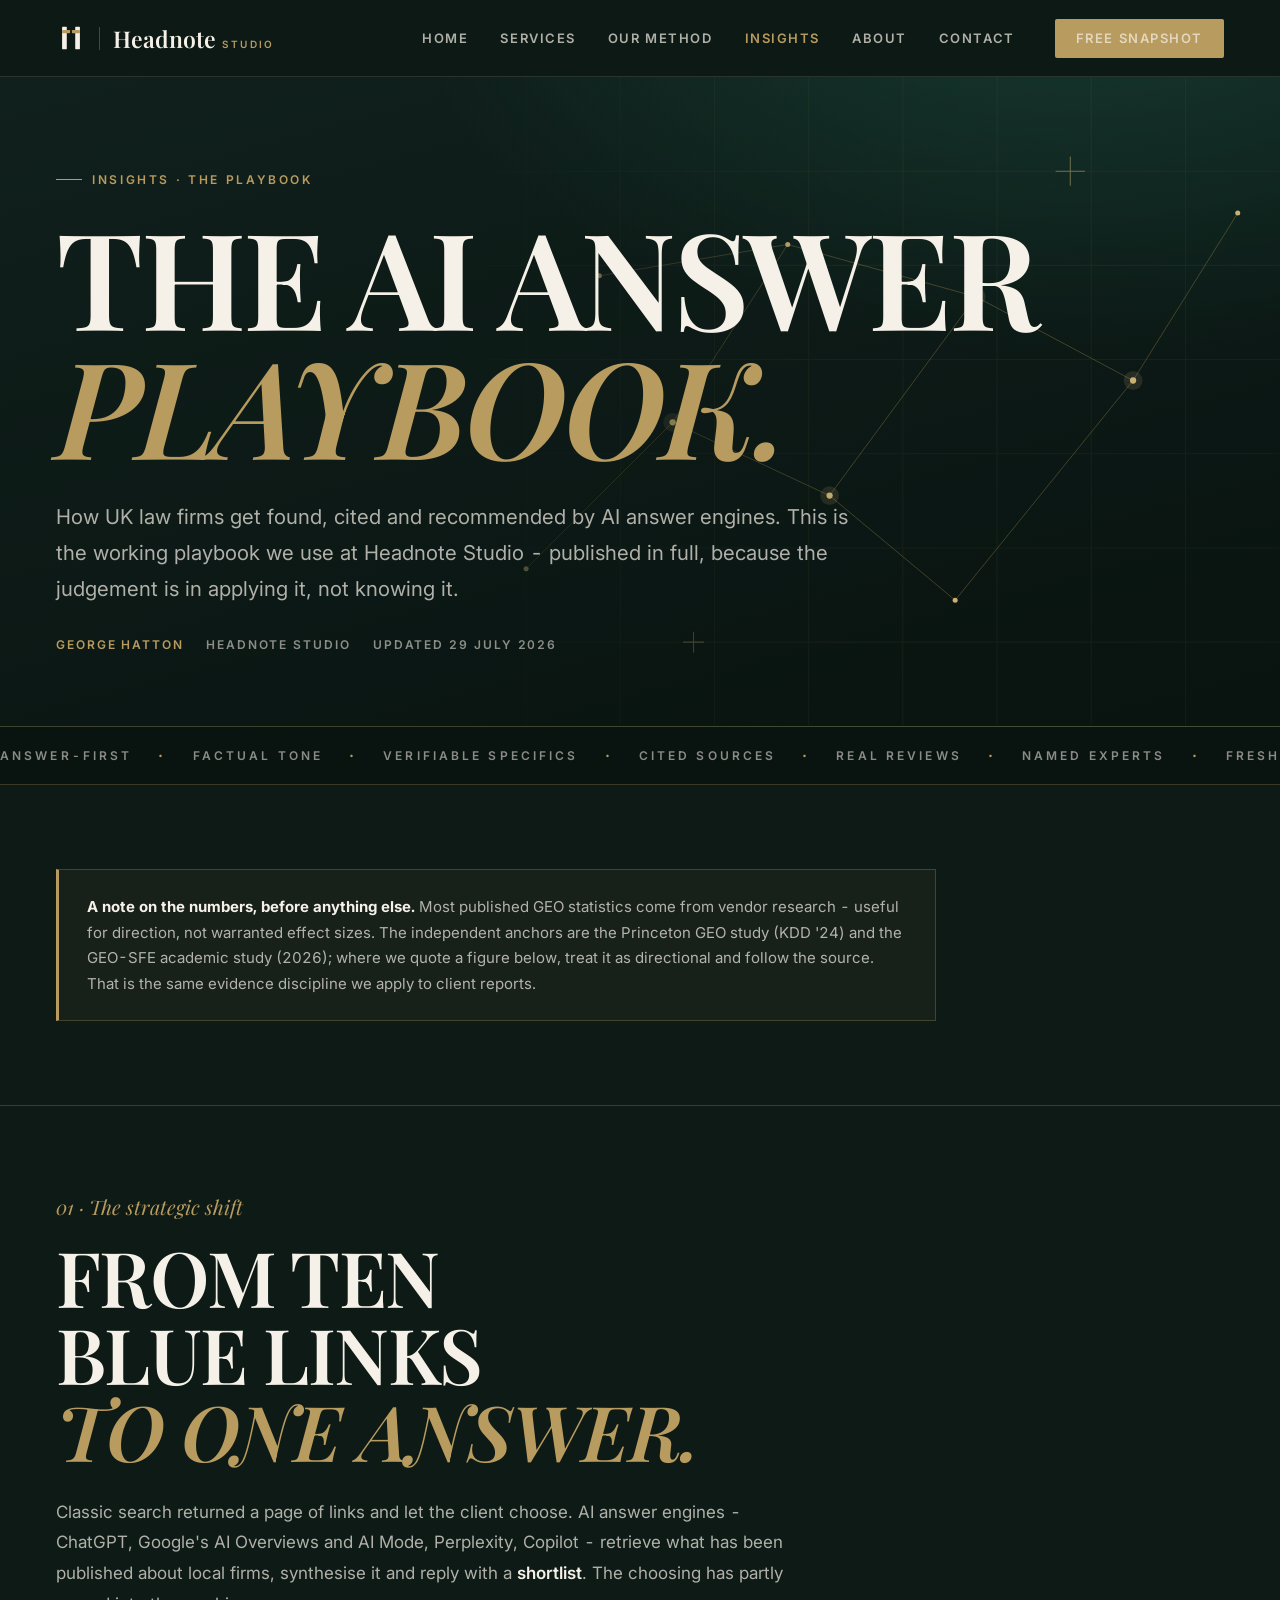
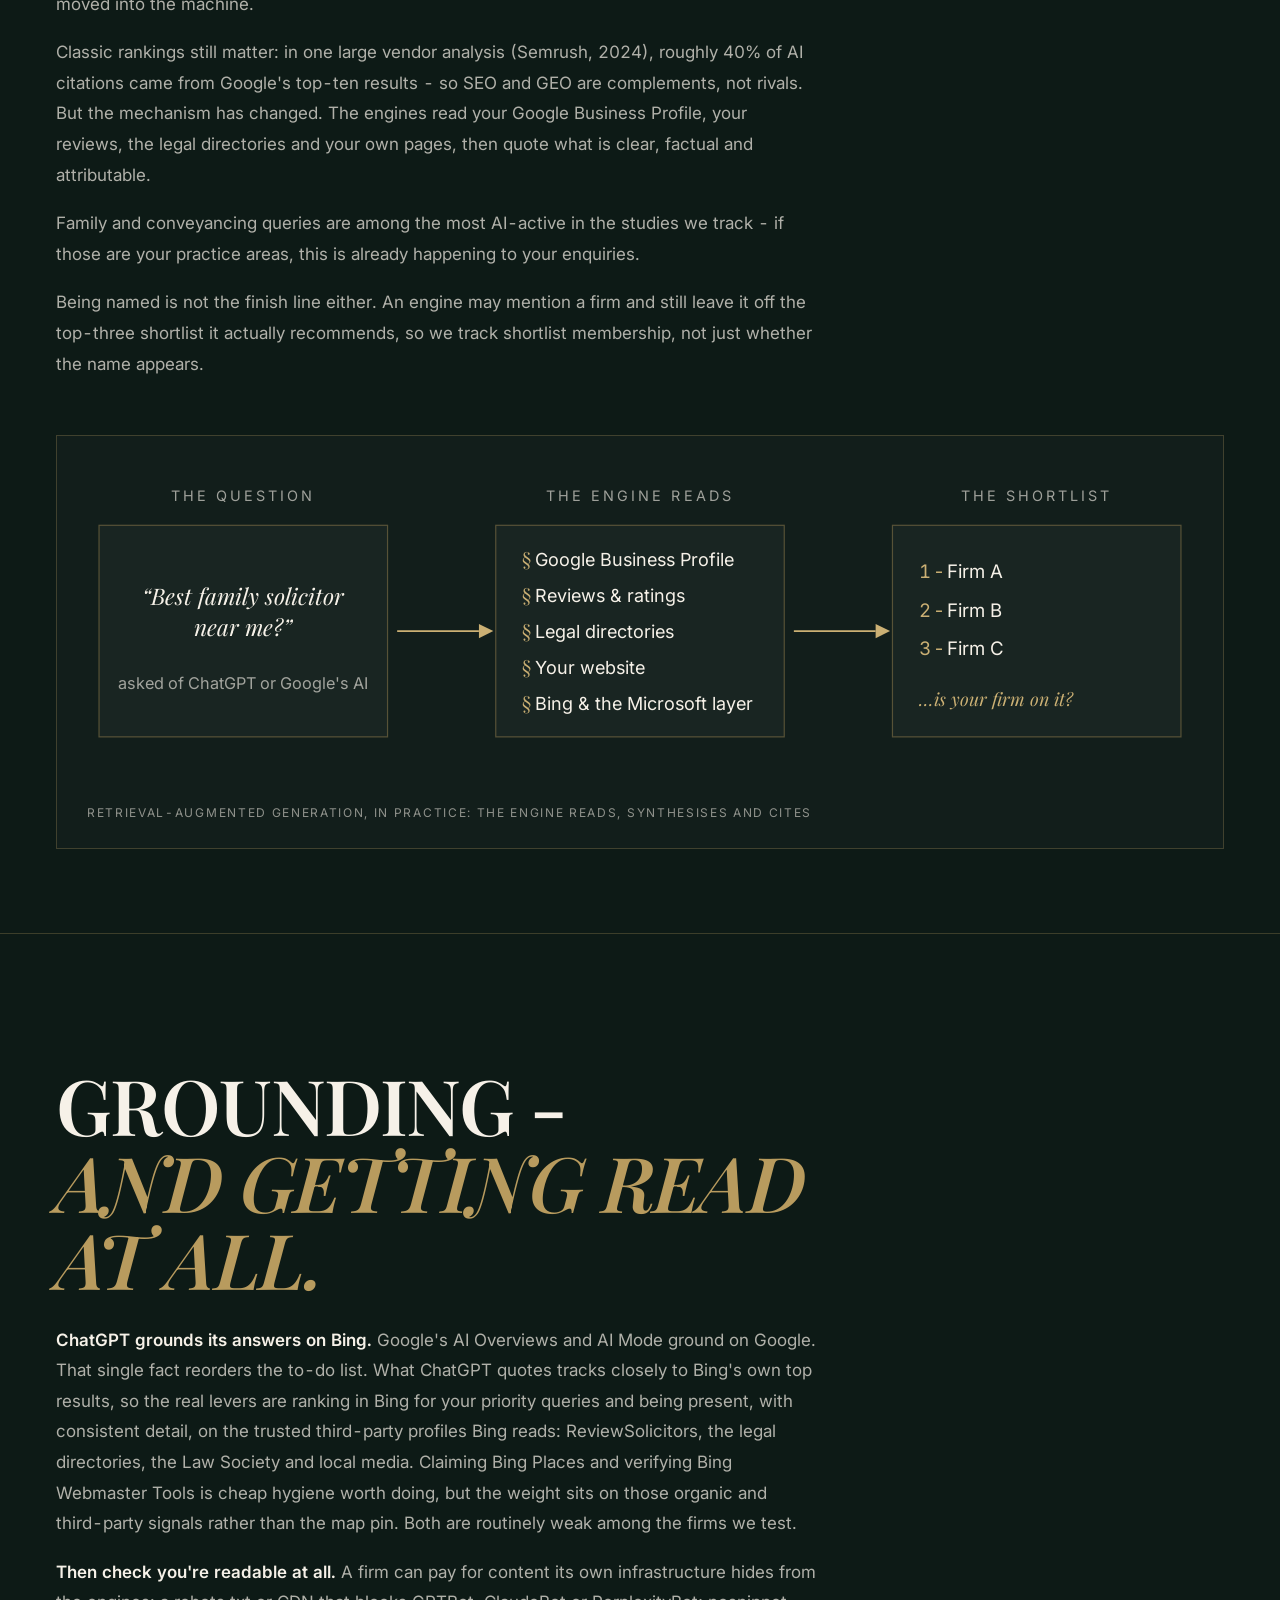
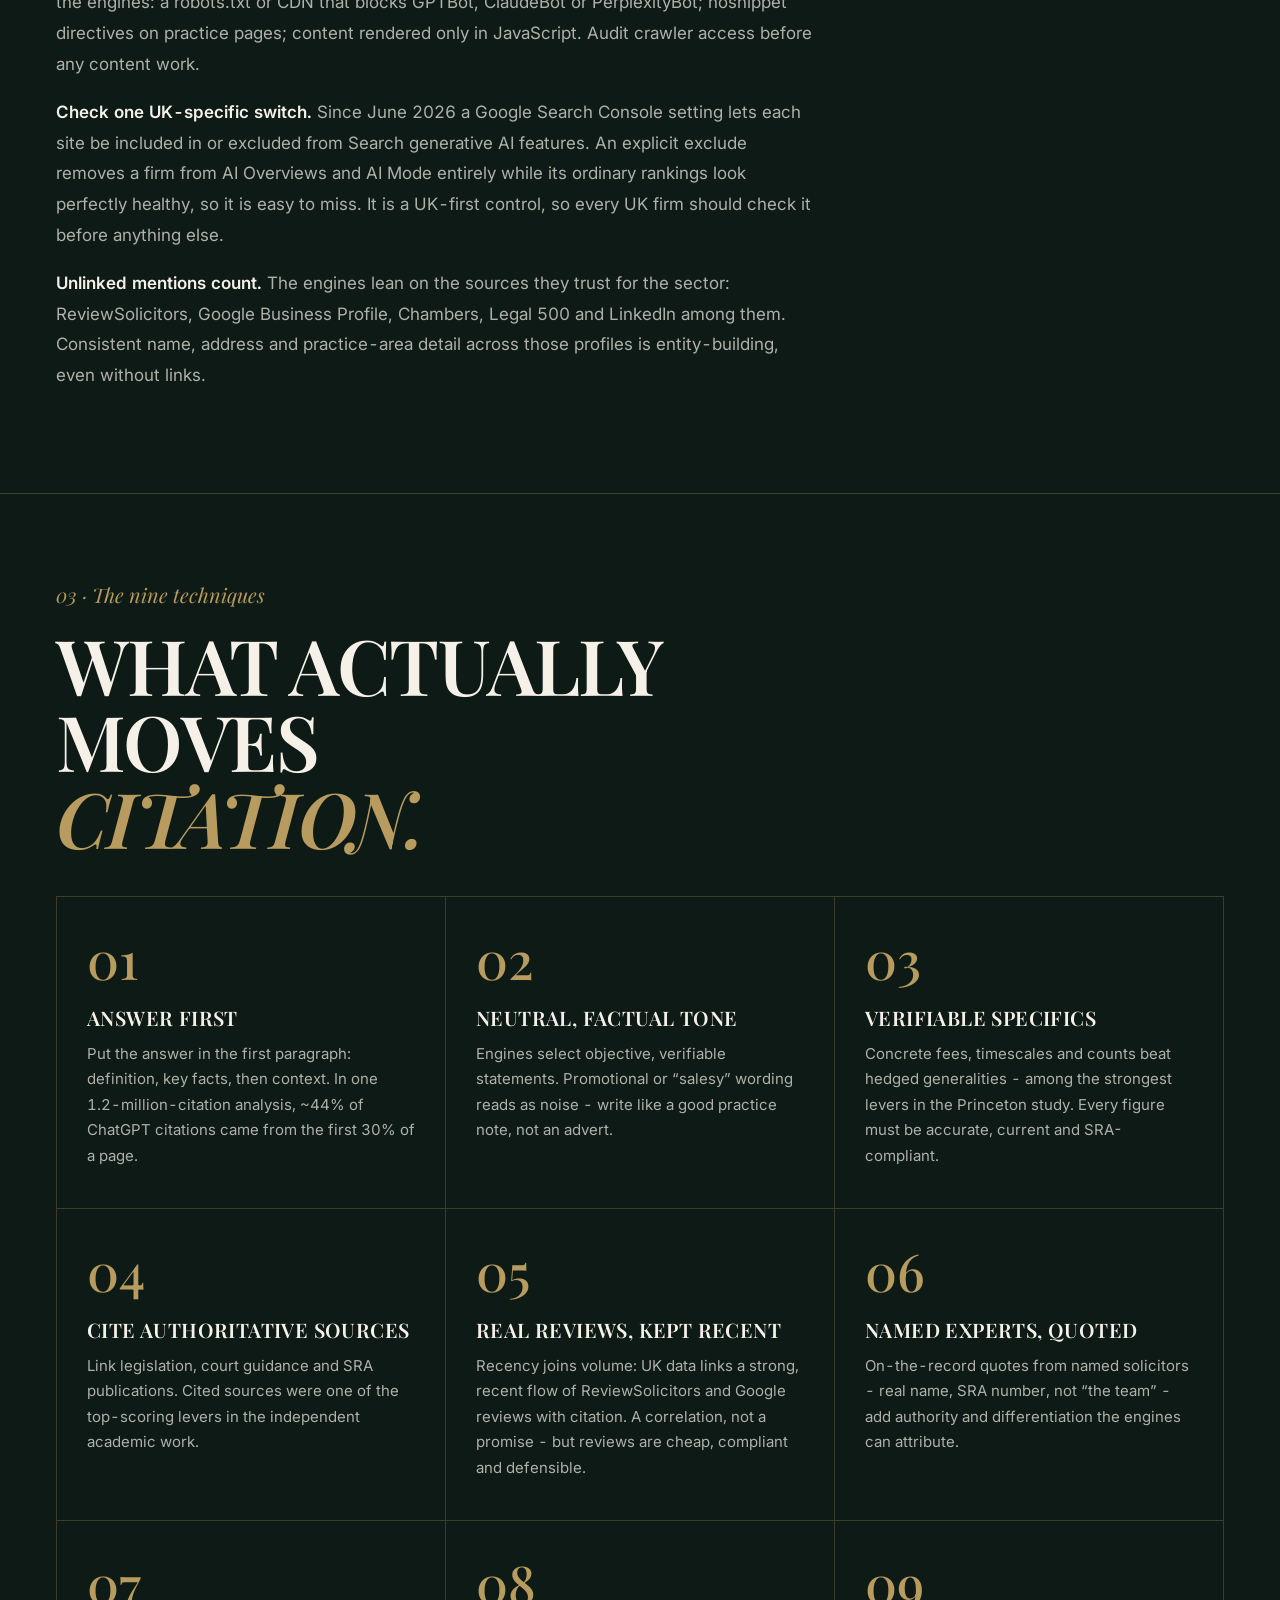
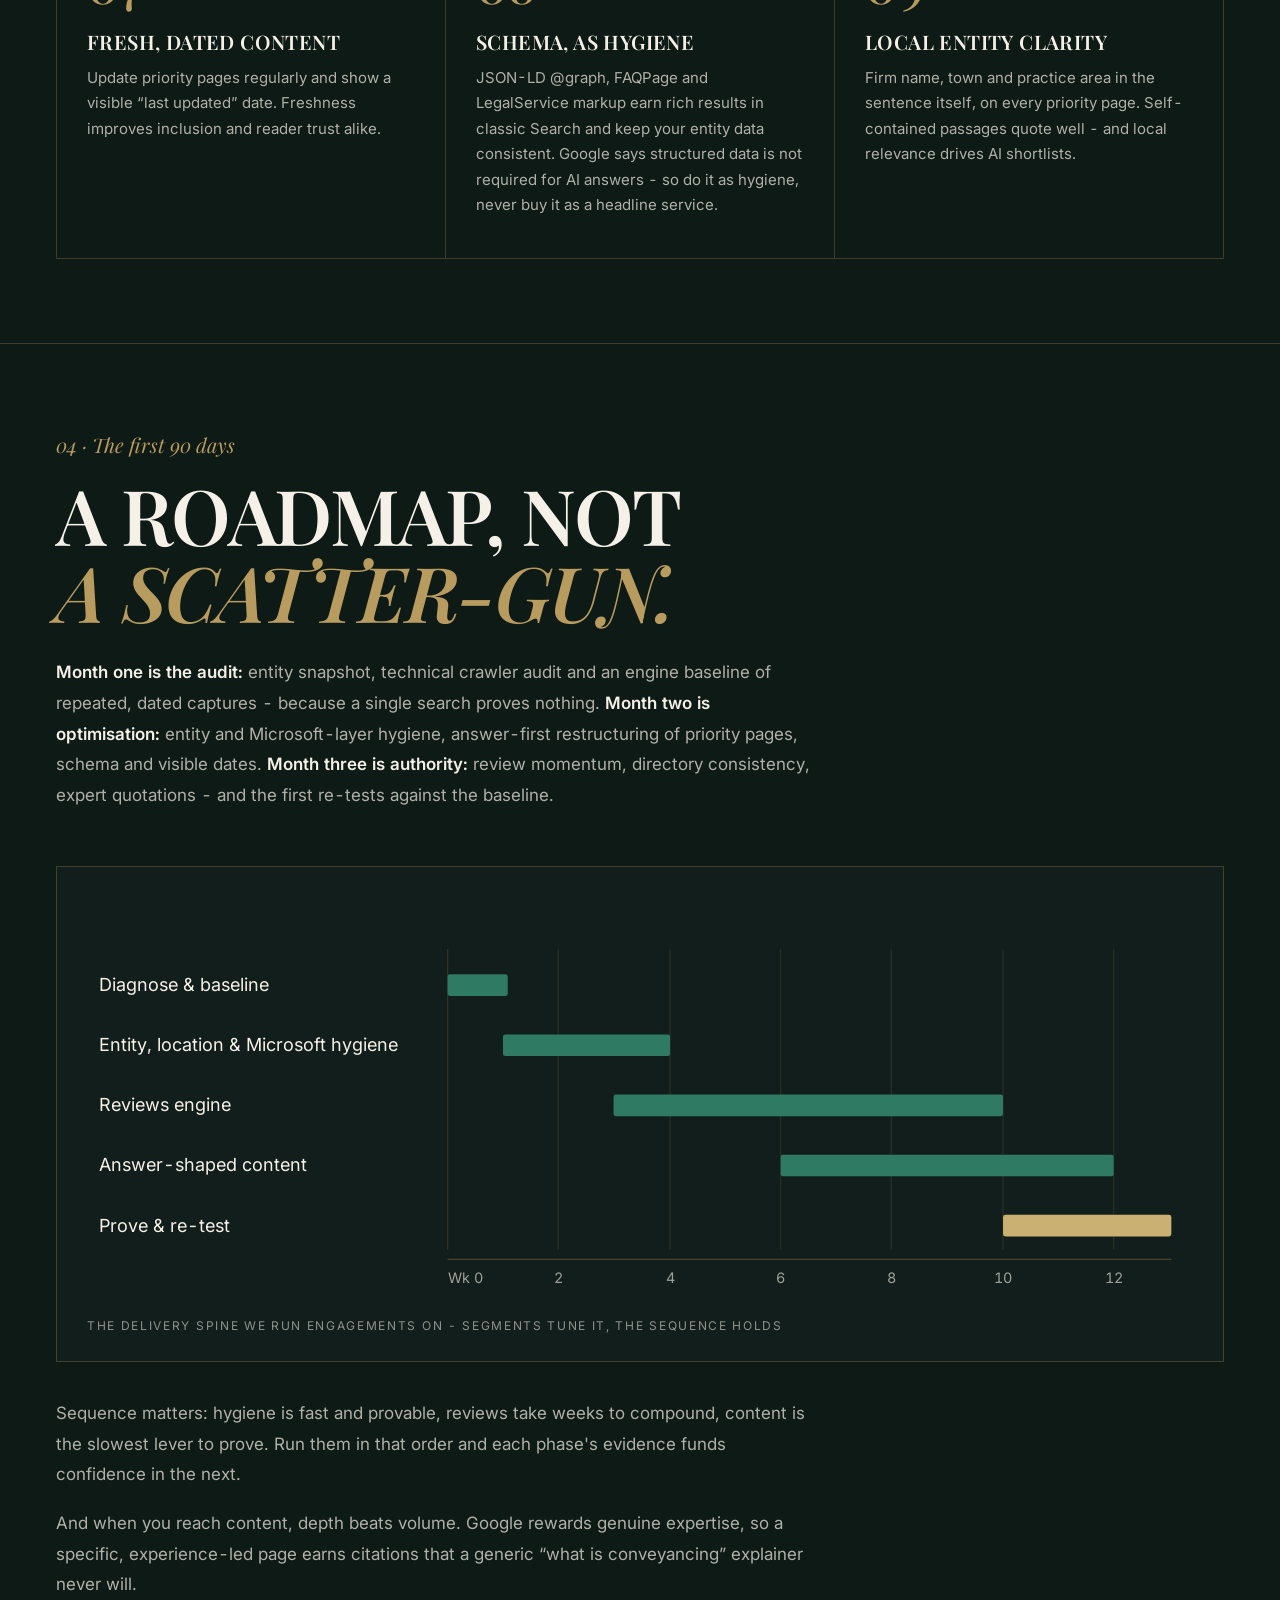
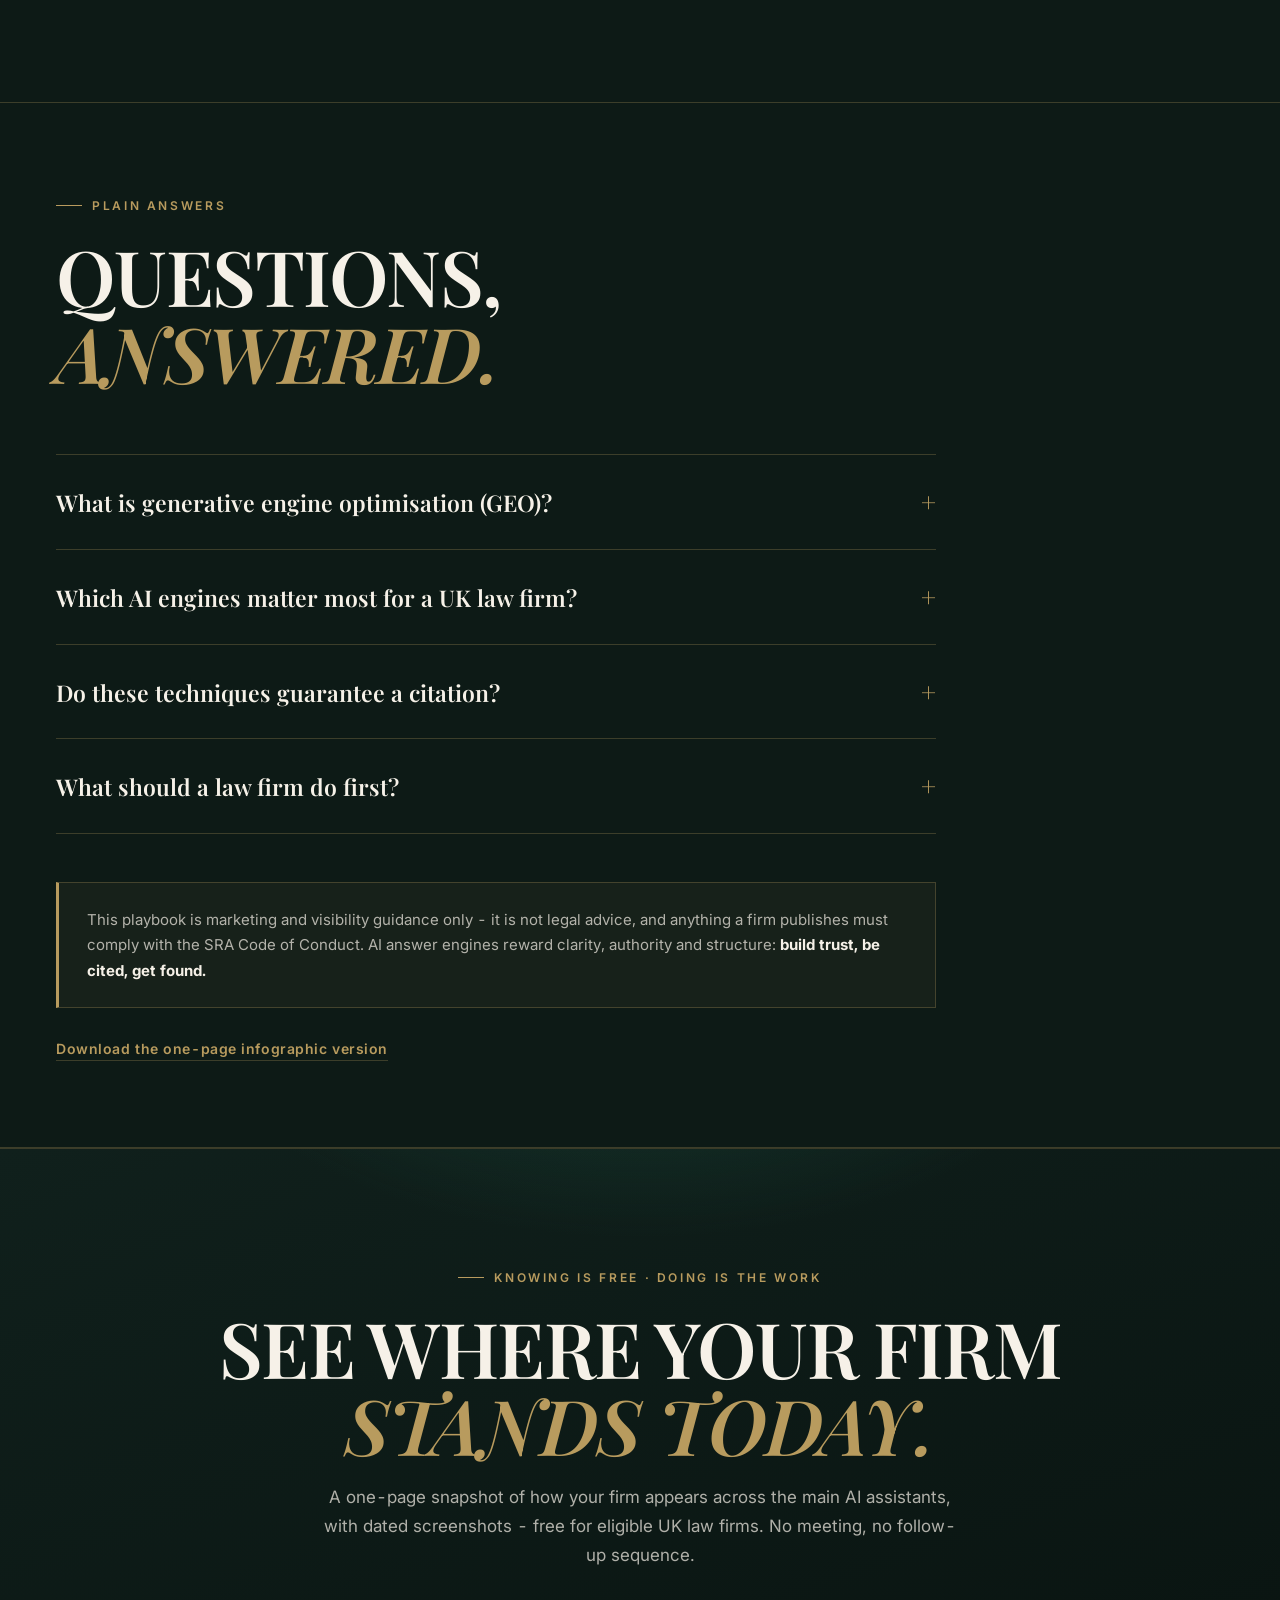
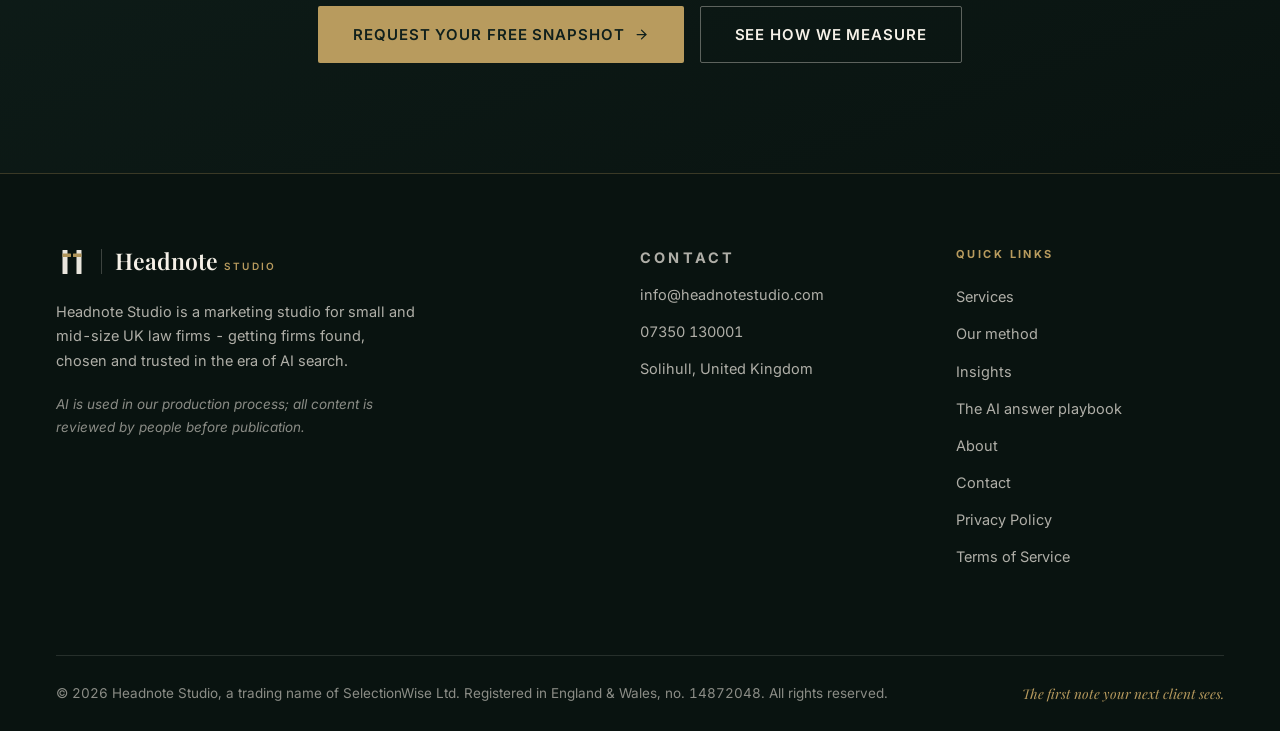
<file: playbook.html>
<!DOCTYPE html>
<html lang="en">
<head>
<meta charset="UTF-8">
<meta name="viewport" content="width=device-width, initial-scale=1.0">
<title>The UK law firm playbook: how to get cited by AI answer engines - Headnote Studio</title>

<meta name="description" content="A practical, evidence-tagged guide to AI-search visibility for UK law firms: answer-first content, entity and Microsoft-layer hygiene, reviews, schema and a 90-day roadmap.">
<meta name="author" content="Headnote Studio">
<meta name="language" content="en-GB">
<meta name="robots" content="index, follow">

<link rel="canonical" href="https://headnotestudio.com/playbook.html">

<meta property="og:title" content="The UK law firm playbook: how to get cited by AI answer engines - Headnote Studio">
<meta property="og:description" content="A practical, evidence-tagged guide to AI-search visibility for UK law firms: answer-first content, entity and Microsoft-layer hygiene, reviews, schema and a 90-day roadmap.">
<meta property="og:url" content="https://headnotestudio.com/playbook.html">
<meta property="og:type" content="website">
<meta property="og:image" content="https://headnotestudio.com/images/og-card.png">
<meta property="og:image:width" content="1200">
<meta property="og:image:height" content="630">

<meta name="twitter:card" content="summary_large_image">
<meta name="twitter:title" content="The UK law firm playbook: how to get cited by AI answer engines - Headnote Studio">
<meta name="twitter:description" content="A practical, evidence-tagged guide to AI-search visibility for UK law firms: answer-first content, entity and Microsoft-layer hygiene, reviews, schema and a 90-day roadmap.">
<meta name="twitter:image" content="https://headnotestudio.com/images/og-card.png">

<link rel="icon" type="image/png" href="/icon.png">
<link rel="apple-touch-icon" href="/icon.png">
<link rel="shortcut icon" href="/icon.png">

<link rel="preconnect" href="https://fonts.googleapis.com">
<link rel="preconnect" href="https://fonts.gstatic.com" crossorigin>
<link href="https://fonts.googleapis.com/css2?family=Playfair+Display:ital,wght@0,500;0,600;0,700;1,500;1,600;1,700&family=Inter:wght@400;500;600;700&display=swap" rel="stylesheet">

<link rel="stylesheet" href="css/styles.css?v=18">

<script type="application/ld+json">
{
  "@context": "https://schema.org",
  "@graph": [
    {
      "@type": ["Organization", "ProfessionalService"],
      "@id": "https://headnotestudio.com/#organization",
      "name": "Headnote Studio",
      "description": "Headnote Studio is a marketing studio for small and mid-size UK law firms, based in Solihull. It measures how law firms appear across ChatGPT, Google's AI (AI Overviews and AI Mode) and Google's local results, and runs the visibility, review and content work needed to appear more often - measured monthly as one honest number.",
      "url": "https://headnotestudio.com/",
      "logo": "https://headnotestudio.com/icon.png",
      "image": "https://headnotestudio.com/images/og-card.png",
      "email": "info@headnotestudio.com",
      "telephone": "+44-7350-130001",
      "founder": { "@type": "Person", "name": "James Hatton" },
      "address": { "@type": "PostalAddress", "addressLocality": "Solihull", "addressCountry": "GB" },
      "areaServed": "GB",
      "knowsAbout": ["AI search visibility for law firms", "Generative engine optimisation", "Local SEO for solicitors", "Google Business Profile management", "Online reviews for law firms", "Legal sector content marketing", "Professional referrer networks"],
      "parentOrganization": { "@type": "Organization", "name": "SelectionWise Ltd" }
    },
    {
      "@type": "WebSite",
      "@id": "https://headnotestudio.com/#website",
      "url": "https://headnotestudio.com/",
      "name": "Headnote Studio",
      "inLanguage": "en-GB",
      "publisher": { "@id": "https://headnotestudio.com/#organization" }
    },
    {
      "@type": "WebPage",
      "@id": "https://headnotestudio.com/playbook.html#webpage",
      "url": "https://headnotestudio.com/playbook.html",
      "name": "The UK law firm playbook: how to get cited by AI answer engines",
      "description": "A practical, evidence-tagged guide to AI-search visibility for UK law firms - from the marketing studio that measures it weekly.",
      "inLanguage": "en-GB",
      "isPartOf": { "@id": "https://headnotestudio.com/#website" },
      "about": { "@id": "https://headnotestudio.com/#organization" }
    },
    {
      "@type": "Article",
      "@id": "https://headnotestudio.com/playbook.html#article",
      "headline": "The UK law firm playbook: how to get cited by AI answer engines",
      "description": "A practical, evidence-tagged guide to AI-search visibility for UK law firms: answer-first content, entity and Microsoft-layer hygiene, reviews, schema and a 90-day roadmap.",
      "author": { "@type": "Person", "name": "George Hatton" },
      "publisher": { "@id": "https://headnotestudio.com/#organization" },
      "datePublished": "2026-07-10",
      "dateModified": "2026-07-29",
      "image": "https://headnotestudio.com/images/og-card.png",
      "mainEntityOfPage": "https://headnotestudio.com/playbook.html",
      "inLanguage": "en-GB"
    },
    {
      "@type": "FAQPage",
      "mainEntity": [{
        "@type": "Question",
        "name": "What is generative engine optimisation (GEO)?",
        "acceptedAnswer": { "@type": "Answer", "text": "GEO is the practice of making a firm's public information easy for AI answer engines to read, trust and cite - so the firm appears when ChatGPT or Google's AI writes a shortlist. It covers entity and location data, reviews, content structure and technical access, not just keywords." }
      },
      {
        "@type": "Question",
        "name": "Which AI engines matter most for a UK law firm?",
        "acceptedAnswer": { "@type": "Answer", "text": "ChatGPT, Google's AI (AI Overviews and AI Mode) and Google's local results carry the most weight today, with Claude, Microsoft Copilot and Perplexity worth checking weekly. ChatGPT grounds its answers on Bing, so the Microsoft layer matters far more than its search share suggests." }
      },
      {
        "@type": "Question",
        "name": "Do these techniques guarantee a citation?",
        "acceptedAnswer": { "@type": "Answer", "text": "No. Most published GEO statistics are vendor research, and engine behaviour changes without notice - the honest claim is direction, not magnitude. That is why results should be measured with repeated, dated, logged-out runs against a baseline, and why we guarantee our fee, never a ranking." }
      },
      {
        "@type": "Question",
        "name": "What should a law firm do first?",
        "acceptedAnswer": { "@type": "Answer", "text": "Three checks that fit in an afternoon: confirm your robots.txt and CDN are not blocking AI crawlers such as GPTBot, ClaudeBot and PerplexityBot; claim your Bing Places listing and verify Bing Webmaster Tools; and get genuine, recent reviews flowing on the platforms the engines read. Content work comes after." }
      }]
    }
  ]
}
</script>
</head>
<body>
<header class="site-header">
  <div class="container">
    <nav class="nav">
      <a href="index.html" class="nav-logo" aria-label="Headnote Studio home">
        <img src="images/headnote-symbol-light.svg" alt="Headnote Studio">
        <span><span class="logo-word">Headnote</span><span class="logo-sub">Studio</span></span>
      </a>
      <button class="mobile-menu-toggle" onclick="toggleMobileMenu()" aria-label="Toggle menu">
        <svg viewBox="0 0 24 24" width="24" height="24" fill="none" stroke="currentColor" stroke-width="2" stroke-linecap="round" stroke-linejoin="round"><line x1="4" x2="20" y1="6" y2="6"/><line x1="4" x2="20" y1="12" y2="12"/><line x1="4" x2="20" y1="18" y2="18"/></svg>
      </button>
      <div class="nav-links" id="navLinks">
        <a href="index.html">Home</a>
        <a href="services.html">Services</a>
        <a href="method.html">Our method</a>
        <a href="insights.html" class="active">Insights</a>
        <a href="about.html">About</a>
        <a href="contact.html">Contact</a>
        <a href="contact.html#snapshot" class="btn btn-primary nav-cta">Free snapshot</a>
      </div>
    </nav>
  </div>
</header>

<main>
  <section class="hero page-hero">
    <div class="hero-deco" aria-hidden="true"><svg viewBox="0 0 900 620" xmlns="http://www.w3.org/2000/svg" preserveAspectRatio="xMaxYMid slice">
<defs>
  <linearGradient id="hdFade" x1="0" y1="0" x2="1" y2="0">
    <stop offset="0" stop-color="#000"/><stop offset="0.55" stop-color="#fff"/>
  </linearGradient>
  <mask id="hdMask"><rect width="900" height="620" fill="url(#hdFade)"/></mask>
</defs>
<g mask="url(#hdMask)">
  <g stroke="#B89B5E" stroke-width="1" opacity="0.07">
    <path d="M90 0V620M180 0V620M270 0V620M360 0V620M450 0V620M540 0V620M630 0V620M720 0V620M810 0V620" fill="none"/>
    <path d="M0 90H900M0 180H900M0 270H900M0 360H900M0 450H900M0 540H900" fill="none"/>
  </g>
  <g stroke="#B89B5E" stroke-width="0.9" opacity="0.34" fill="none">
    <path d="M180 470 L320 330 L470 400 L610 210 L760 290 L860 130"/>
    <path d="M320 330 L430 160 L610 210 M470 400 L590 500 L760 290 M430 160 L250 190"/>
  </g>
  <g fill="#cbb074">
    <circle cx="320" cy="330" r="3"/><circle cx="320" cy="330" r="9" opacity="0.14"/>
    <circle cx="610" cy="210" r="3"/><circle cx="610" cy="210" r="9" opacity="0.14"/>
    <circle cx="470" cy="400" r="3"/><circle cx="470" cy="400" r="9" opacity="0.14"/>
    <circle cx="760" cy="290" r="3"/><circle cx="760" cy="290" r="9" opacity="0.14"/>
    <circle cx="430" cy="160" r="2.4"/><circle cx="590" cy="500" r="2.4"/>
    <circle cx="860" cy="130" r="2.4"/><circle cx="250" cy="190" r="2.4"/><circle cx="180" cy="470" r="2.4"/>
    <path d="M700 90 l0 -14 M700 90 l0 14 M700 90 l-14 0 M700 90 l14 0" stroke="#cbb074" stroke-width="1" opacity="0.5"/>
    <path d="M340 540 l0 -10 M340 540 l0 10 M340 540 l-10 0 M340 540 l10 0" stroke="#cbb074" stroke-width="1" opacity="0.4"/>
  </g>
</g>
</svg></div>
    <div class="container">
      <div class="hero-inner">
        <span class="eyebrow">Insights &middot; The playbook</span>
        <h1 class="display">The AI answer<br><span class="accent-i">playbook.</span></h1>
        <p class="lede">How UK law firms get found, cited and recommended by AI answer engines. This is the working playbook we use at Headnote Studio - published in full, because the judgement is in applying it, not knowing it.</p>
        <div class="byline">
          <span class="byline-name">George Hatton</span>
          <span>Headnote Studio</span>
          <span>Updated 29 July 2026</span>
        </div>
      </div>
    </div>
  </section>

  <div class="ticker" aria-hidden="true">
    <div class="ticker-track">
      <span>Answer-first</span><span>Factual tone</span><span>Verifiable specifics</span><span>Cited sources</span><span>Real reviews</span><span>Named experts</span><span>Fresh &amp; dated</span><span>Schema hygiene</span><span>Local clarity</span>
    </div>
  </div>

  <section class="article-section">
    <div class="container">
      <div class="note-box reveal">
        <p><strong>A note on the numbers, before anything else.</strong> Most published GEO statistics come from vendor research - useful for direction, not warranted effect sizes. The independent anchors are the Princeton GEO study (KDD '24) and the GEO-SFE academic study (2026); where we quote a figure below, treat it as directional and follow the source. That is the same evidence discipline we apply to client reports.</p>
      </div>
    </div>
  </section>

  <section class="article-section">
    <div class="container">
      <p class="article-kicker reveal">01 &middot; The strategic shift</p>
      <div class="section-head reveal" style="margin-bottom:28px;">
        <h2 class="display-md">From ten blue links<br><span class="accent-i">to one answer.</span></h2>
      </div>
      <div class="article-body reveal">
        <p>Classic search returned a page of links and let the client choose. AI answer engines - ChatGPT, Google's AI Overviews and AI Mode, Perplexity, Copilot - retrieve what has been published about local firms, synthesise it and reply with a <strong>shortlist</strong>. The choosing has partly moved into the machine.</p>
        <p>Classic rankings still matter: in one large vendor analysis (Semrush, 2024), roughly 40% of AI citations came from Google's top-ten results - so SEO and GEO are complements, not rivals. But the mechanism has changed. The engines read your Google Business Profile, your reviews, the legal directories and your own pages, then quote what is clear, factual and attributable.</p>
        <p>Family and conveyancing queries are among the most AI-active in the studies we track - if those are your practice areas, this is already happening to your enquiries.</p>
        <p>Being named is not the finish line either. An engine may mention a firm and still leave it off the top-three shortlist it actually recommends, so we track shortlist membership, not just whether the name appears.</p>
      </div>
      <figure class="figure reveal">
        <svg viewBox="0 0 920 262" xmlns="http://www.w3.org/2000/svg" role="img" aria-label="How an AI shortlist is written: a question is asked, the engine reads public sources about local firms and answers with a shortlist">
  <g font-family="Inter, sans-serif">
    <text x="130" y="26" text-anchor="middle" font-size="12" letter-spacing="2.5" fill="rgba(246,241,232,0.62)">THE QUESTION</text>
    <text x="460" y="26" text-anchor="middle" font-size="12" letter-spacing="2.5" fill="rgba(246,241,232,0.62)">THE ENGINE READS</text>
    <text x="790" y="26" text-anchor="middle" font-size="12" letter-spacing="2.5" fill="rgba(246,241,232,0.62)">THE SHORTLIST</text>

    <rect x="10" y="46" width="240" height="176" fill="rgba(246,241,232,0.03)" stroke="rgba(184,155,94,0.4)"/>
    <text x="130" y="112" text-anchor="middle" font-size="19" font-style="italic" font-family="Playfair Display, Georgia, serif" fill="#F6F1E8">&#8220;Best family solicitor</text>
    <text x="130" y="138" text-anchor="middle" font-size="19" font-style="italic" font-family="Playfair Display, Georgia, serif" fill="#F6F1E8">near me?&#8221;</text>
    <text x="130" y="182" text-anchor="middle" font-size="13.5" fill="rgba(246,241,232,0.62)">asked of ChatGPT or Google's AI</text>

    <line x1="258" y1="134" x2="326" y2="134" stroke="#cbb074" stroke-width="1.5"/>
    <polygon points="326,128 338,134 326,140" fill="#cbb074"/>

    <rect x="340" y="46" width="240" height="176" fill="rgba(246,241,232,0.03)" stroke="rgba(184,155,94,0.4)"/>
    <text x="362" y="80"  font-size="15" fill="#F6F1E8"><tspan fill="#cbb074" font-family="Playfair Display, Georgia, serif">&#167;  </tspan>Google Business Profile</text>
    <text x="362" y="110" font-size="15" fill="#F6F1E8"><tspan fill="#cbb074" font-family="Playfair Display, Georgia, serif">&#167;  </tspan>Reviews &amp; ratings</text>
    <text x="362" y="140" font-size="15" fill="#F6F1E8"><tspan fill="#cbb074" font-family="Playfair Display, Georgia, serif">&#167;  </tspan>Legal directories</text>
    <text x="362" y="170" font-size="15" fill="#F6F1E8"><tspan fill="#cbb074" font-family="Playfair Display, Georgia, serif">&#167;  </tspan>Your website</text>
    <text x="362" y="200" font-size="15" fill="#F6F1E8"><tspan fill="#cbb074" font-family="Playfair Display, Georgia, serif">&#167;  </tspan>Bing &amp; the Microsoft layer</text>

    <line x1="588" y1="134" x2="656" y2="134" stroke="#cbb074" stroke-width="1.5"/>
    <polygon points="656,128 668,134 656,140" fill="#cbb074"/>

    <rect x="670" y="46" width="240" height="176" fill="rgba(246,241,232,0.03)" stroke="rgba(184,155,94,0.4)"/>
    <text x="692" y="90"  font-size="15.5" fill="#F6F1E8"><tspan fill="#cbb074">1&#8202;-&#8202;</tspan>Firm A</text>
    <text x="692" y="122" font-size="15.5" fill="#F6F1E8"><tspan fill="#cbb074">2&#8202;-&#8202;</tspan>Firm B</text>
    <text x="692" y="154" font-size="15.5" fill="#F6F1E8"><tspan fill="#cbb074">3&#8202;-&#8202;</tspan>Firm C</text>
    <text x="692" y="196" font-size="15" font-style="italic" font-family="Playfair Display, Georgia, serif" fill="#cbb074">&#8230;is your firm on it?</text>
  </g>
</svg>
        <figcaption>Retrieval-augmented generation, in practice: the engine reads, synthesises and cites</figcaption>
      </figure>
    </div>
  </section>

  <section class="article-section">
    <div class="container">
      <p class="article-kicker reveal">02 &middot; Where the answers come from</p>
      <div class="section-head reveal" style="margin-bottom:28px;">
        <h2 class="display-md">Grounding -<br><span class="accent-i">and getting read at all.</span></h2>
      </div>
      <div class="article-body reveal">
        <p><strong>ChatGPT grounds its answers on Bing.</strong> Google's AI Overviews and AI Mode ground on Google. That single fact reorders the to-do list. What ChatGPT quotes tracks closely to Bing's own top results, so the real levers are ranking in Bing for your priority queries and being present, with consistent detail, on the trusted third-party profiles Bing reads: ReviewSolicitors, the legal directories, the Law Society and local media. Claiming Bing Places and verifying Bing Webmaster Tools is cheap hygiene worth doing, but the weight sits on those organic and third-party signals rather than the map pin. Both are routinely weak among the firms we test.</p>
        <p><strong>Then check you're readable at all.</strong> A firm can pay for content its own infrastructure hides from the engines: a robots.txt or CDN that blocks GPTBot, ClaudeBot or PerplexityBot; nosnippet directives on practice pages; content rendered only in JavaScript. Audit crawler access before any content work.</p>
        <p><strong>Check one UK-specific switch.</strong> Since June 2026 a Google Search Console setting lets each site be included in or excluded from Search generative AI features. An explicit exclude removes a firm from AI Overviews and AI Mode entirely while its ordinary rankings look perfectly healthy, so it is easy to miss. It is a UK-first control, so every UK firm should check it before anything else.</p>
        <p><strong>Unlinked mentions count.</strong> The engines lean on the sources they trust for the sector: ReviewSolicitors, Google Business Profile, Chambers, Legal 500 and LinkedIn among them. Consistent name, address and practice-area detail across those profiles is entity-building, even without links.</p>
      </div>
    </div>
  </section>

  <section class="article-section">
    <div class="container">
      <p class="article-kicker reveal">03 &middot; The nine techniques</p>
      <div class="section-head reveal" style="margin-bottom:40px;">
        <h2 class="display-md">What actually moves<br><span class="accent-i">citation.</span></h2>
      </div>
      <div class="index-grid cols-3 reveal">
        <div class="index-cell">
          <div class="index-num">01</div>
          <h3>Answer first</h3>
          <p>Put the answer in the first paragraph: definition, key facts, then context. In one 1.2-million-citation analysis, ~44% of ChatGPT citations came from the first 30% of a page.</p>
        </div>
        <div class="index-cell">
          <div class="index-num">02</div>
          <h3>Neutral, factual tone</h3>
          <p>Engines select objective, verifiable statements. Promotional or &ldquo;salesy&rdquo; wording reads as noise - write like a good practice note, not an advert.</p>
        </div>
        <div class="index-cell">
          <div class="index-num">03</div>
          <h3>Verifiable specifics</h3>
          <p>Concrete fees, timescales and counts beat hedged generalities - among the strongest levers in the Princeton study. Every figure must be accurate, current and SRA-compliant.</p>
        </div>
        <div class="index-cell">
          <div class="index-num">04</div>
          <h3>Cite authoritative sources</h3>
          <p>Link legislation, court guidance and SRA publications. Cited sources were one of the top-scoring levers in the independent academic work.</p>
        </div>
        <div class="index-cell">
          <div class="index-num">05</div>
          <h3>Real reviews, kept recent</h3>
          <p>Recency joins volume: UK data links a strong, recent flow of ReviewSolicitors and Google reviews with citation. A correlation, not a promise - but reviews are cheap, compliant and defensible.</p>
        </div>
        <div class="index-cell">
          <div class="index-num">06</div>
          <h3>Named experts, quoted</h3>
          <p>On-the-record quotes from named solicitors - real name, SRA number, not &ldquo;the team&rdquo; - add authority and differentiation the engines can attribute.</p>
        </div>
        <div class="index-cell">
          <div class="index-num">07</div>
          <h3>Fresh, dated content</h3>
          <p>Update priority pages regularly and show a visible &ldquo;last updated&rdquo; date. Freshness improves inclusion and reader trust alike.</p>
        </div>
        <div class="index-cell">
          <div class="index-num">08</div>
          <h3>Schema, as hygiene</h3>
          <p>JSON-LD @graph, FAQPage and LegalService markup earn rich results in classic Search and keep your entity data consistent. Google says structured data is not required for AI answers - so do it as hygiene, never buy it as a headline service.</p>
        </div>
        <div class="index-cell">
          <div class="index-num">09</div>
          <h3>Local entity clarity</h3>
          <p>Firm name, town and practice area in the sentence itself, on every priority page. Self-contained passages quote well - and local relevance drives AI shortlists.</p>
        </div>
      </div>
    </div>
  </section>

  <section class="article-section">
    <div class="container">
      <p class="article-kicker reveal">04 &middot; The first 90 days</p>
      <div class="section-head reveal" style="margin-bottom:28px;">
        <h2 class="display-md">A roadmap, not<br><span class="accent-i">a scatter-gun.</span></h2>
      </div>
      <div class="article-body reveal">
        <p><strong>Month one is the audit:</strong> entity snapshot, technical crawler audit and an engine baseline of repeated, dated captures - because a single search proves nothing. <strong>Month two is optimisation:</strong> entity and Microsoft-layer hygiene, answer-first restructuring of priority pages, schema and visible dates. <strong>Month three is authority:</strong> review momentum, directory consistency, expert quotations - and the first re-tests against the baseline.</p>
      </div>
      <figure class="figure reveal">
        <svg viewBox="0 0 920 330" xmlns="http://www.w3.org/2000/svg" role="img" aria-label="Delivery roadmap over thirteen weeks: diagnose and baseline; entity, location and Microsoft hygiene; reviews engine; answer-shaped content; prove and re-test">
  <g font-family="Inter, sans-serif">
    <line x1="300" y1="40" x2="300" y2="290" stroke="rgba(184,155,94,0.4)" opacity="0.5"/>
    <line x1="392" y1="40" x2="392" y2="290" stroke="rgba(184,155,94,0.4)" opacity="0.35"/>
    <line x1="485" y1="40" x2="485" y2="290" stroke="rgba(184,155,94,0.4)" opacity="0.35"/>
    <line x1="577" y1="40" x2="577" y2="290" stroke="rgba(184,155,94,0.4)" opacity="0.35"/>
    <line x1="669" y1="40" x2="669" y2="290" stroke="rgba(184,155,94,0.4)" opacity="0.35"/>
    <line x1="762" y1="40" x2="762" y2="290" stroke="rgba(184,155,94,0.4)" opacity="0.35"/>
    <line x1="854" y1="40" x2="854" y2="290" stroke="rgba(184,155,94,0.4)" opacity="0.35"/>

    <text x="10" y="75"  font-size="15" fill="#F6F1E8">Diagnose &amp; baseline</text>
    <rect x="300" y="61" width="50" height="18" fill="#2e7a63" rx="2"/>

    <text x="10" y="125" font-size="15" fill="#F6F1E8">Entity, location &amp; Microsoft hygiene</text>
    <rect x="346" y="111" width="139" height="18" fill="#2e7a63" rx="2"/>

    <text x="10" y="175" font-size="15" fill="#F6F1E8">Reviews engine</text>
    <rect x="438" y="161" width="324" height="18" fill="#2e7a63" rx="2"/>

    <text x="10" y="225" font-size="15" fill="#F6F1E8">Answer-shaped content</text>
    <rect x="577" y="211" width="277" height="18" fill="#2e7a63" rx="2"/>

    <text x="10" y="275" font-size="15" fill="#F6F1E8">Prove &amp; re-test</text>
    <rect x="762" y="261" width="140" height="18" fill="#cbb074" rx="2"/>

    <line x1="300" y1="298" x2="902" y2="298" stroke="rgba(184,155,94,0.4)"/>
    <text x="300" y="318" font-size="12" fill="rgba(246,241,232,0.62)">Wk 0</text>
    <text x="392" y="318" font-size="12" fill="rgba(246,241,232,0.62)" text-anchor="middle">2</text>
    <text x="485" y="318" font-size="12" fill="rgba(246,241,232,0.62)" text-anchor="middle">4</text>
    <text x="577" y="318" font-size="12" fill="rgba(246,241,232,0.62)" text-anchor="middle">6</text>
    <text x="669" y="318" font-size="12" fill="rgba(246,241,232,0.62)" text-anchor="middle">8</text>
    <text x="762" y="318" font-size="12" fill="rgba(246,241,232,0.62)" text-anchor="middle">10</text>
    <text x="854" y="318" font-size="12" fill="rgba(246,241,232,0.62)" text-anchor="middle">12</text>
  </g>
</svg>
        <figcaption>The delivery spine we run engagements on - segments tune it, the sequence holds</figcaption>
      </figure>
      <div class="article-body reveal" style="margin-top:36px;">
        <p>Sequence matters: hygiene is fast and provable, reviews take weeks to compound, content is the slowest lever to prove. Run them in that order and each phase's evidence funds confidence in the next.</p>
        <p>And when you reach content, depth beats volume. Google rewards genuine expertise, so a specific, experience-led page earns citations that a generic &ldquo;what is conveyancing&rdquo; explainer never will.</p>
      </div>
    </div>
  </section>

  <section class="article-section">
    <div class="container">
      <div class="section-head reveal">
        <span class="eyebrow">Plain answers</span>
        <h2 class="display-md">Questions,<br><span class="accent-i">answered.</span></h2>
      </div>
      <div class="faq reveal">
        <details>
          <summary>What is generative engine optimisation (GEO)?</summary>
          <div class="faq-a"><p>GEO is the practice of making a firm's public information easy for AI answer engines to read, trust and cite - so the firm appears when ChatGPT or Google's AI writes a shortlist. It covers entity and location data, reviews, content structure and technical access, not just keywords.</p></div>
        </details>
        <details>
          <summary>Which AI engines matter most for a UK law firm?</summary>
          <div class="faq-a"><p>ChatGPT, Google's AI (AI Overviews and AI Mode) and Google's local results carry the most weight today, with Claude, Microsoft Copilot and Perplexity worth checking weekly. ChatGPT grounds its answers on Bing, so the Microsoft layer matters far more than its search share suggests.</p></div>
        </details>
        <details>
          <summary>Do these techniques guarantee a citation?</summary>
          <div class="faq-a"><p>No. Most published GEO statistics are vendor research, and engine behaviour changes without notice - the honest claim is direction, not magnitude. That is why results should be measured with repeated, dated, logged-out runs against a baseline, and why we guarantee our fee, never a ranking. Google's Search Console now publishes a generative-AI performance report and Bing Webmaster Tools reports AI citation share, so for those surfaces we can lean on the engines' own data; for ChatGPT and Perplexity, repeated manual captures remain the only direct measure.</p></div>
        </details>
        <details>
          <summary>What should a law firm do first?</summary>
          <div class="faq-a"><p>Four checks that fit in an afternoon: confirm your Google Search Console site is not excluded from Search generative AI features (a UK-first switch that can hide you from Google's AI while your rankings look fine); confirm your robots.txt and CDN are not blocking AI crawlers such as GPTBot, ClaudeBot and PerplexityBot; verify Bing Webmaster Tools and your listings on the directories the engines read; and get genuine, recent reviews flowing. Content work comes after.</p></div>
        </details>
      </div>
      <div class="note-box reveal" style="margin-top:48px;">
        <p>This playbook is marketing and visibility guidance only - it is not legal advice, and anything a firm publishes must comply with the SRA Code of Conduct. AI answer engines reward clarity, authority and structure: <strong>build trust, be cited, get found.</strong></p>
      </div>
      <p class="reveal" style="margin-top:26px;"><a class="link-plain" href="images/playbook-infographic.png" download>Download the one-page infographic version</a></p>
    </div>
  </section>

  <section class="section cta-band">
    <div class="container">
      <span class="eyebrow center">Knowing is free &middot; doing is the work</span>
      <h2 class="display-md">See where your firm<br><span class="accent-i">stands today.</span></h2>
      <p>A one-page snapshot of how your firm appears across the main AI assistants, with dated screenshots - free for eligible UK law firms. No meeting, no follow-up sequence.</p>
      <div class="cta-actions">
        <a href="contact.html#snapshot" class="btn btn-primary btn-lg">Request your free snapshot <svg viewBox="0 0 24 24" fill="none" stroke="currentColor" stroke-width="2" stroke-linecap="round" stroke-linejoin="round" aria-hidden="true"><path d="M5 12h14"/><path d="m12 5 7 7-7 7"/></svg></a>
        <a href="method.html" class="btn btn-outline btn-lg">See how we measure</a>
      </div>
    </div>
  </section>
</main>

<footer class="site-footer">
  <div class="container">
    <div class="footer-grid">
      <div>
        <div class="footer-brand">
          <img src="images/headnote-symbol-light.svg" alt="Headnote Studio">
          <span><span class="logo-word">Headnote</span><span class="logo-sub">Studio</span></span>
        </div>
        <p class="footer-about">Headnote Studio is a marketing studio for small and mid-size UK law firms - getting firms found, chosen and trusted in the era of AI search.</p>
        <p class="footer-disclaimer">AI is used in our production process; all content is reviewed by people before publication.</p>
      </div>
      <div class="footer-contact">
        <span class="footer-col-label">Contact</span>
        <a href="mailto:info@headnotestudio.com">info@headnotestudio.com</a>
        <a href="tel:+447350130001">07350 130001</a>
        <span>Solihull, United Kingdom</span>
      </div>
      <div class="footer-col">
        <span class="footer-col-label">Quick links</span>
        <a href="services.html">Services</a>
        <a href="method.html">Our method</a>
        <a href="insights.html">Insights</a>
        <a href="playbook.html">The AI answer playbook</a>
        <a href="about.html">About</a>
        <a href="contact.html">Contact</a>
        <a href="privacy.html">Privacy Policy</a>
        <a href="terms.html">Terms of Service</a>
      </div>
    </div>
    <div class="footer-bottom">
      <p>&copy; <span class="year">2026</span> Headnote Studio, a trading name of SelectionWise Ltd. Registered in England &amp; Wales, no. 14872048. All rights reserved.</p>
      <p class="footer-tagline">The first note your next client sees.</p>
    </div>
  </div>
</footer>

<script src="js/main.js?v=16"></script>
</body>
</html>
</file>
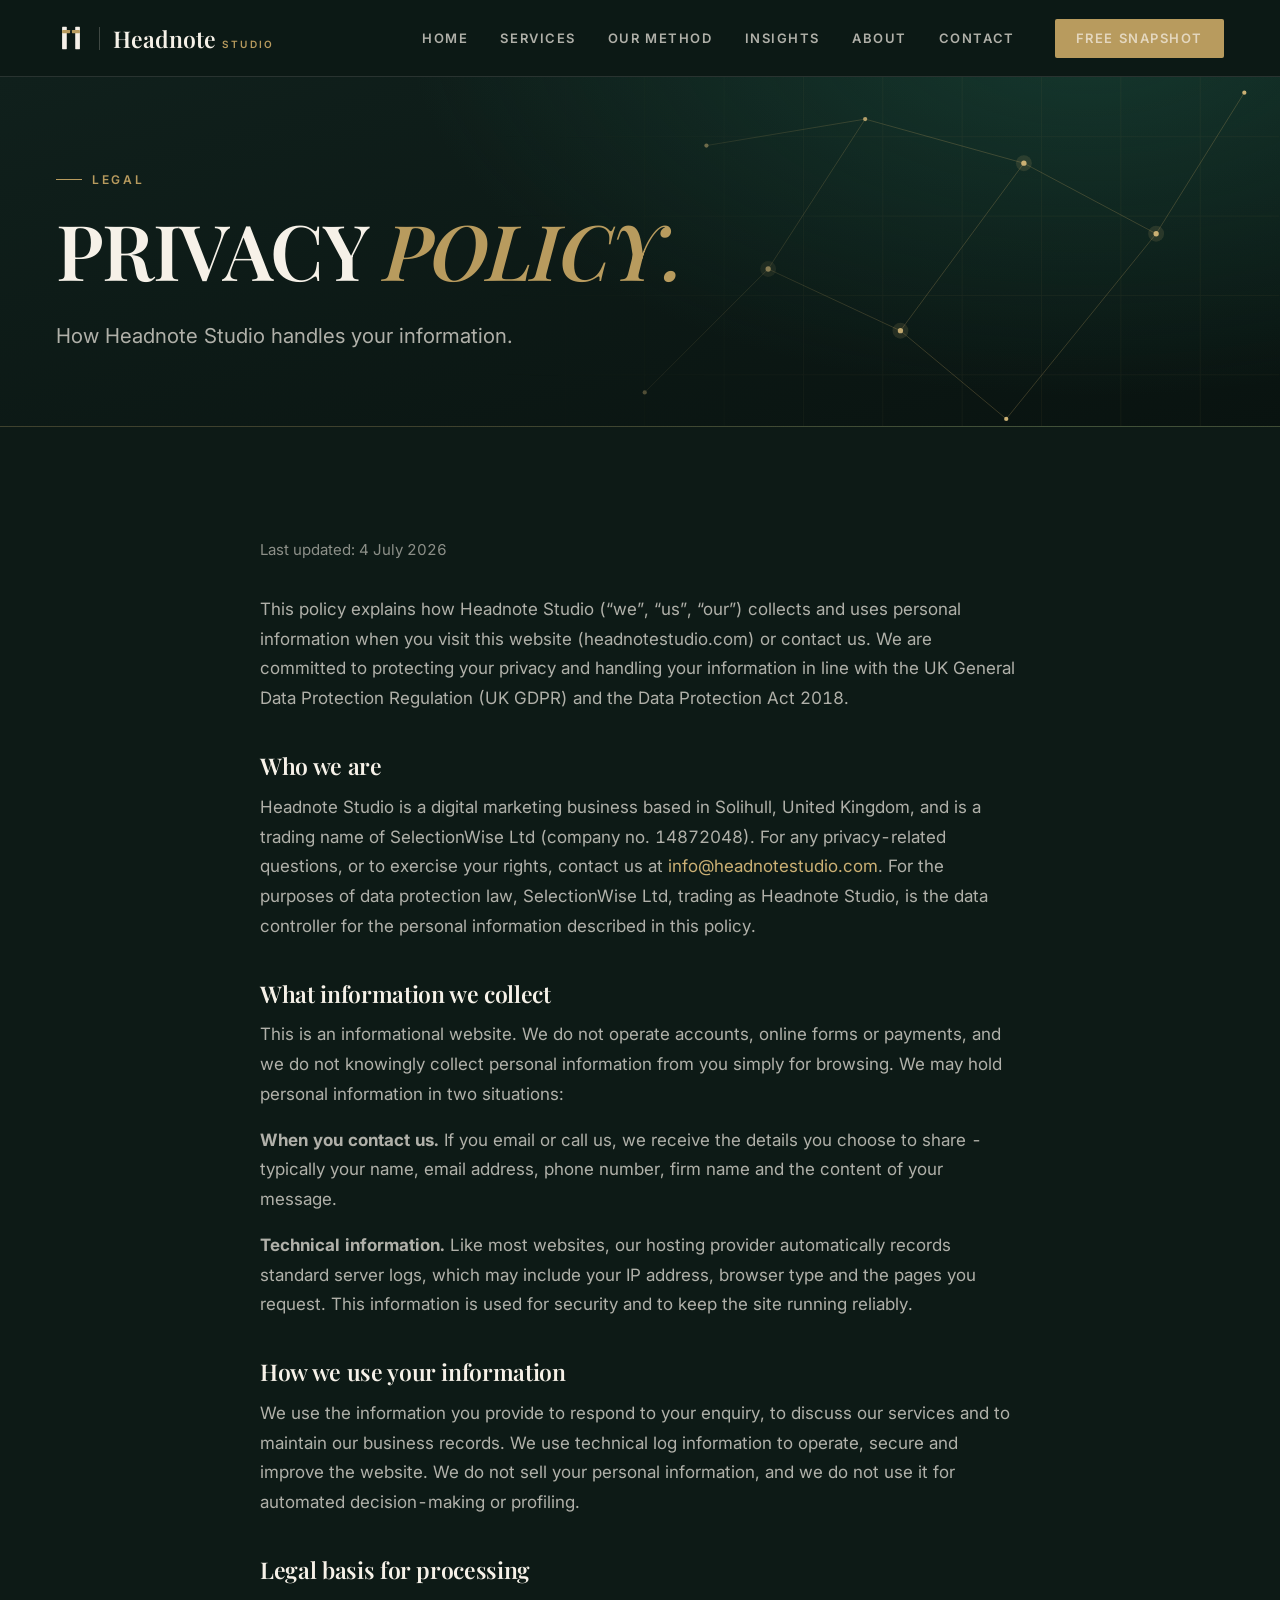
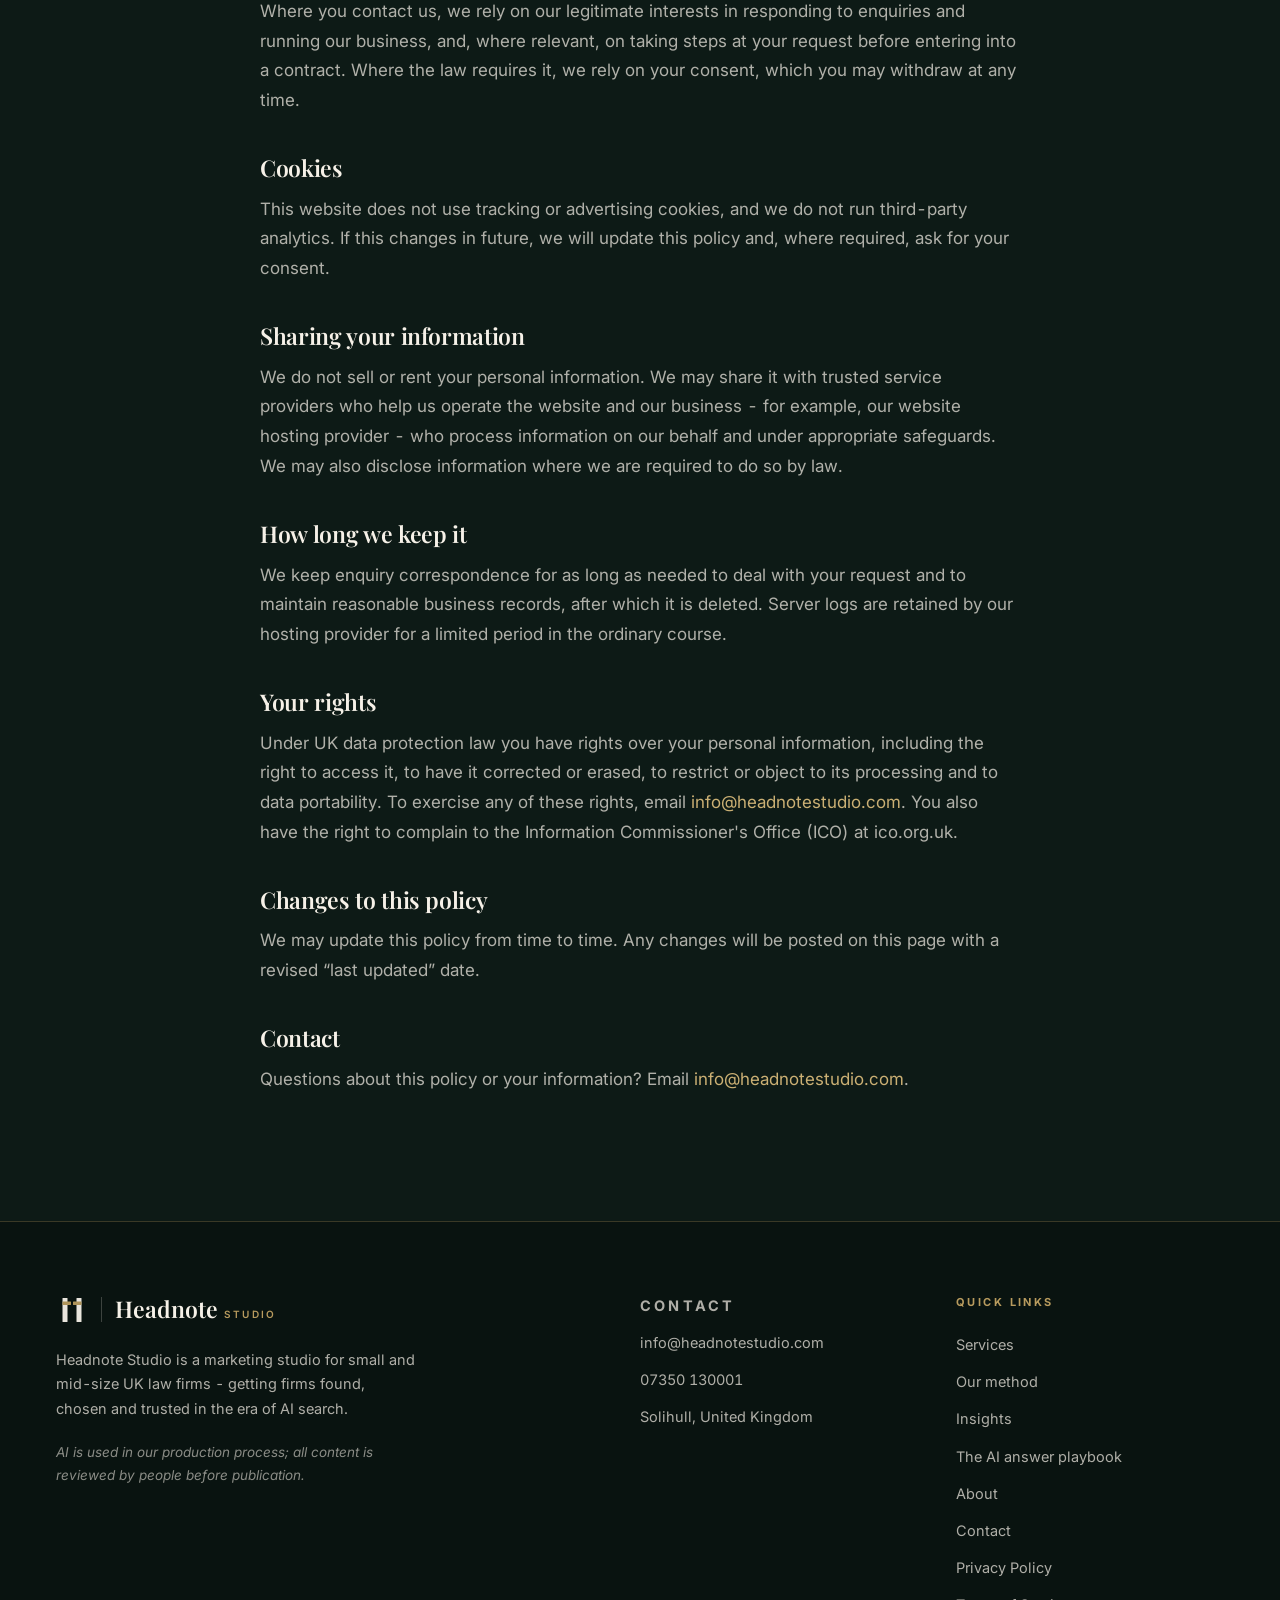
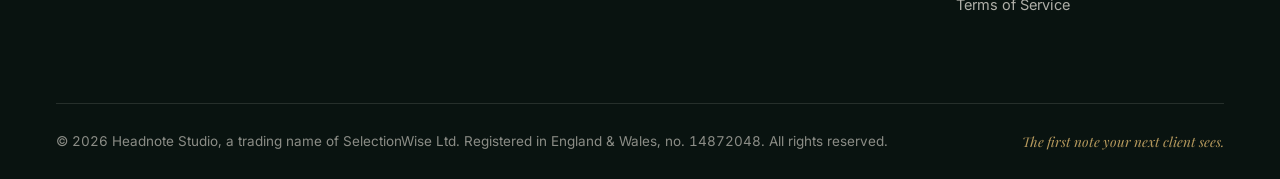
<file: privacy.html>
<!DOCTYPE html>
<html lang="en">
<head>
<meta charset="UTF-8">
<meta name="viewport" content="width=device-width, initial-scale=1.0">
<title>Privacy Policy - Headnote Studio</title>

<meta name="description" content="How Headnote Studio handles your information.">
<meta name="author" content="Headnote Studio">
<meta name="language" content="en-GB">
<meta name="robots" content="index, follow">

<link rel="canonical" href="https://headnotestudio.com/privacy.html">

<meta property="og:title" content="Privacy Policy - Headnote Studio">
<meta property="og:description" content="How Headnote Studio handles your information.">
<meta property="og:url" content="https://headnotestudio.com/privacy.html">
<meta property="og:type" content="website">
<meta property="og:image" content="https://headnotestudio.com/images/og-card.png">
<meta property="og:image:width" content="1200">
<meta property="og:image:height" content="630">

<meta name="twitter:card" content="summary_large_image">
<meta name="twitter:title" content="Privacy Policy - Headnote Studio">
<meta name="twitter:description" content="How Headnote Studio handles your information.">
<meta name="twitter:image" content="https://headnotestudio.com/images/og-card.png">

<link rel="icon" type="image/png" href="/icon.png">
<link rel="apple-touch-icon" href="/icon.png">
<link rel="shortcut icon" href="/icon.png">

<link rel="preconnect" href="https://fonts.googleapis.com">
<link rel="preconnect" href="https://fonts.gstatic.com" crossorigin>
<link href="https://fonts.googleapis.com/css2?family=Playfair+Display:ital,wght@0,500;0,600;0,700;1,500;1,600;1,700&family=Inter:wght@400;500;600;700&display=swap" rel="stylesheet">

<link rel="stylesheet" href="css/styles.css?v=18">

<script type="application/ld+json">
{
  "@context": "https://schema.org",
  "@graph": [
    {
      "@type": ["Organization", "ProfessionalService"],
      "@id": "https://headnotestudio.com/#organization",
      "name": "Headnote Studio",
      "description": "Headnote Studio is a marketing studio for small and mid-size UK law firms, based in Solihull. It measures how law firms appear across ChatGPT, Google's AI (AI Overviews and AI Mode) and Google's local results, and runs the visibility, review and content work needed to appear more often - measured monthly as one honest number.",
      "url": "https://headnotestudio.com/",
      "logo": "https://headnotestudio.com/icon.png",
      "image": "https://headnotestudio.com/images/og-card.png",
      "email": "info@headnotestudio.com",
      "telephone": "+44-7350-130001",
      "founder": { "@type": "Person", "name": "James Hatton" },
      "address": { "@type": "PostalAddress", "addressLocality": "Solihull", "addressCountry": "GB" },
      "areaServed": "GB",
      "knowsAbout": ["AI search visibility for law firms", "Generative engine optimisation", "Local SEO for solicitors", "Google Business Profile management", "Online reviews for law firms", "Legal sector content marketing", "Professional referrer networks"],
      "parentOrganization": { "@type": "Organization", "name": "SelectionWise Ltd" }
    },
    {
      "@type": "WebSite",
      "@id": "https://headnotestudio.com/#website",
      "url": "https://headnotestudio.com/",
      "name": "Headnote Studio",
      "inLanguage": "en-GB",
      "publisher": { "@id": "https://headnotestudio.com/#organization" }
    },
    {
      "@type": "WebPage",
      "@id": "https://headnotestudio.com/privacy.html#webpage",
      "url": "https://headnotestudio.com/privacy.html",
      "name": "Privacy Policy - Headnote Studio",
      "description": "How Headnote Studio handles your information.",
      "inLanguage": "en-GB",
      "isPartOf": { "@id": "https://headnotestudio.com/#website" },
      "about": { "@id": "https://headnotestudio.com/#organization" }
    }
  ]
}
</script>
</head>
<body>
<header class="site-header">
  <div class="container">
    <nav class="nav">
      <a href="index.html" class="nav-logo" aria-label="Headnote Studio home">
        <img src="images/headnote-symbol-light.svg" alt="Headnote Studio">
        <span><span class="logo-word">Headnote</span><span class="logo-sub">Studio</span></span>
      </a>
      <button class="mobile-menu-toggle" onclick="toggleMobileMenu()" aria-label="Toggle menu">
        <svg viewBox="0 0 24 24" width="24" height="24" fill="none" stroke="currentColor" stroke-width="2" stroke-linecap="round" stroke-linejoin="round"><line x1="4" x2="20" y1="6" y2="6"/><line x1="4" x2="20" y1="12" y2="12"/><line x1="4" x2="20" y1="18" y2="18"/></svg>
      </button>
      <div class="nav-links" id="navLinks">
        <a href="index.html">Home</a>
        <a href="services.html">Services</a>
        <a href="method.html">Our method</a>
        <a href="insights.html">Insights</a>
        <a href="about.html">About</a>
        <a href="contact.html">Contact</a>
        <a href="contact.html#snapshot" class="btn btn-primary nav-cta">Free snapshot</a>
      </div>
    </nav>
  </div>
</header>

<main>
  <section class="hero page-hero">
    <div class="hero-deco" aria-hidden="true"><svg viewBox="0 0 900 620" xmlns="http://www.w3.org/2000/svg" preserveAspectRatio="xMaxYMid slice">
<defs>
  <linearGradient id="hdFade" x1="0" y1="0" x2="1" y2="0">
    <stop offset="0" stop-color="#000"/><stop offset="0.55" stop-color="#fff"/>
  </linearGradient>
  <mask id="hdMask"><rect width="900" height="620" fill="url(#hdFade)"/></mask>
</defs>
<g mask="url(#hdMask)">
  <g stroke="#B89B5E" stroke-width="1" opacity="0.07">
    <path d="M90 0V620M180 0V620M270 0V620M360 0V620M450 0V620M540 0V620M630 0V620M720 0V620M810 0V620" fill="none"/>
    <path d="M0 90H900M0 180H900M0 270H900M0 360H900M0 450H900M0 540H900" fill="none"/>
  </g>
  <g stroke="#B89B5E" stroke-width="0.9" opacity="0.34" fill="none">
    <path d="M180 470 L320 330 L470 400 L610 210 L760 290 L860 130"/>
    <path d="M320 330 L430 160 L610 210 M470 400 L590 500 L760 290 M430 160 L250 190"/>
  </g>
  <g fill="#cbb074">
    <circle cx="320" cy="330" r="3"/><circle cx="320" cy="330" r="9" opacity="0.14"/>
    <circle cx="610" cy="210" r="3"/><circle cx="610" cy="210" r="9" opacity="0.14"/>
    <circle cx="470" cy="400" r="3"/><circle cx="470" cy="400" r="9" opacity="0.14"/>
    <circle cx="760" cy="290" r="3"/><circle cx="760" cy="290" r="9" opacity="0.14"/>
    <circle cx="430" cy="160" r="2.4"/><circle cx="590" cy="500" r="2.4"/>
    <circle cx="860" cy="130" r="2.4"/><circle cx="250" cy="190" r="2.4"/><circle cx="180" cy="470" r="2.4"/>
    <path d="M700 90 l0 -14 M700 90 l0 14 M700 90 l-14 0 M700 90 l14 0" stroke="#cbb074" stroke-width="1" opacity="0.5"/>
    <path d="M340 540 l0 -10 M340 540 l0 10 M340 540 l-10 0 M340 540 l10 0" stroke="#cbb074" stroke-width="1" opacity="0.4"/>
  </g>
</g>
</svg></div>
    <div class="container">
      <div class="hero-inner">
        <span class="eyebrow">Legal</span>
        <h1 class="display-md">Privacy <span class="accent-i">policy.</span></h1>
        <p class="lede">How Headnote Studio handles your information.</p>
      </div>
    </div>
  </section>

  <section class="section">
    <div class="container">
      <div class="prose">
        <p class="updated">Last updated: 4 July 2026</p>

        <p>This policy explains how Headnote Studio (&ldquo;we&rdquo;, &ldquo;us&rdquo;, &ldquo;our&rdquo;) collects and uses personal information when you visit this website (headnotestudio.com) or contact us. We are committed to protecting your privacy and handling your information in line with the UK General Data Protection Regulation (UK GDPR) and the Data Protection Act 2018.</p>

        <h2>Who we are</h2>
        <p>Headnote Studio is a digital marketing business based in Solihull, United Kingdom, and is a trading name of SelectionWise Ltd (company no. 14872048). For any privacy-related questions, or to exercise your rights, contact us at <a href="mailto:info@headnotestudio.com">info@headnotestudio.com</a>. For the purposes of data protection law, SelectionWise Ltd, trading as Headnote Studio, is the data controller for the personal information described in this policy.</p>

        <h2>What information we collect</h2>
        <p>This is an informational website. We do not operate accounts, online forms or payments, and we do not knowingly collect personal information from you simply for browsing. We may hold personal information in two situations:</p>
        <p><strong>When you contact us.</strong> If you email or call us, we receive the details you choose to share - typically your name, email address, phone number, firm name and the content of your message.</p>
        <p><strong>Technical information.</strong> Like most websites, our hosting provider automatically records standard server logs, which may include your IP address, browser type and the pages you request. This information is used for security and to keep the site running reliably.</p>

        <h2>How we use your information</h2>
        <p>We use the information you provide to respond to your enquiry, to discuss our services and to maintain our business records. We use technical log information to operate, secure and improve the website. We do not sell your personal information, and we do not use it for automated decision-making or profiling.</p>

        <h2>Legal basis for processing</h2>
        <p>Where you contact us, we rely on our legitimate interests in responding to enquiries and running our business, and, where relevant, on taking steps at your request before entering into a contract. Where the law requires it, we rely on your consent, which you may withdraw at any time.</p>

        <h2>Cookies</h2>
        <p>This website does not use tracking or advertising cookies, and we do not run third-party analytics. If this changes in future, we will update this policy and, where required, ask for your consent.</p>

        <h2>Sharing your information</h2>
        <p>We do not sell or rent your personal information. We may share it with trusted service providers who help us operate the website and our business - for example, our website hosting provider - who process information on our behalf and under appropriate safeguards. We may also disclose information where we are required to do so by law.</p>

        <h2>How long we keep it</h2>
        <p>We keep enquiry correspondence for as long as needed to deal with your request and to maintain reasonable business records, after which it is deleted. Server logs are retained by our hosting provider for a limited period in the ordinary course.</p>

        <h2>Your rights</h2>
        <p>Under UK data protection law you have rights over your personal information, including the right to access it, to have it corrected or erased, to restrict or object to its processing and to data portability. To exercise any of these rights, email <a href="mailto:info@headnotestudio.com">info@headnotestudio.com</a>. You also have the right to complain to the Information Commissioner's Office (ICO) at ico.org.uk.</p>

        <h2>Changes to this policy</h2>
        <p>We may update this policy from time to time. Any changes will be posted on this page with a revised &ldquo;last updated&rdquo; date.</p>

        <h2>Contact</h2>
        <p>Questions about this policy or your information? Email <a href="mailto:info@headnotestudio.com">info@headnotestudio.com</a>.</p>
      </div>
    </div>
  </section>
</main>

<footer class="site-footer">
  <div class="container">
    <div class="footer-grid">
      <div>
        <div class="footer-brand">
          <img src="images/headnote-symbol-light.svg" alt="Headnote Studio">
          <span><span class="logo-word">Headnote</span><span class="logo-sub">Studio</span></span>
        </div>
        <p class="footer-about">Headnote Studio is a marketing studio for small and mid-size UK law firms - getting firms found, chosen and trusted in the era of AI search.</p>
        <p class="footer-disclaimer">AI is used in our production process; all content is reviewed by people before publication.</p>
      </div>
      <div class="footer-contact">
        <span class="footer-col-label">Contact</span>
        <a href="mailto:info@headnotestudio.com">info@headnotestudio.com</a>
        <a href="tel:+447350130001">07350 130001</a>
        <span>Solihull, United Kingdom</span>
      </div>
      <div class="footer-col">
        <span class="footer-col-label">Quick links</span>
        <a href="services.html">Services</a>
        <a href="method.html">Our method</a>
        <a href="insights.html">Insights</a>
        <a href="playbook.html">The AI answer playbook</a>
        <a href="about.html">About</a>
        <a href="contact.html">Contact</a>
        <a href="privacy.html">Privacy Policy</a>
        <a href="terms.html">Terms of Service</a>
      </div>
    </div>
    <div class="footer-bottom">
      <p>&copy; <span class="year">2026</span> Headnote Studio, a trading name of SelectionWise Ltd. Registered in England &amp; Wales, no. 14872048. All rights reserved.</p>
      <p class="footer-tagline">The first note your next client sees.</p>
    </div>
  </div>
</footer>

<script src="js/main.js?v=16"></script>
</body>
</html>
</file>
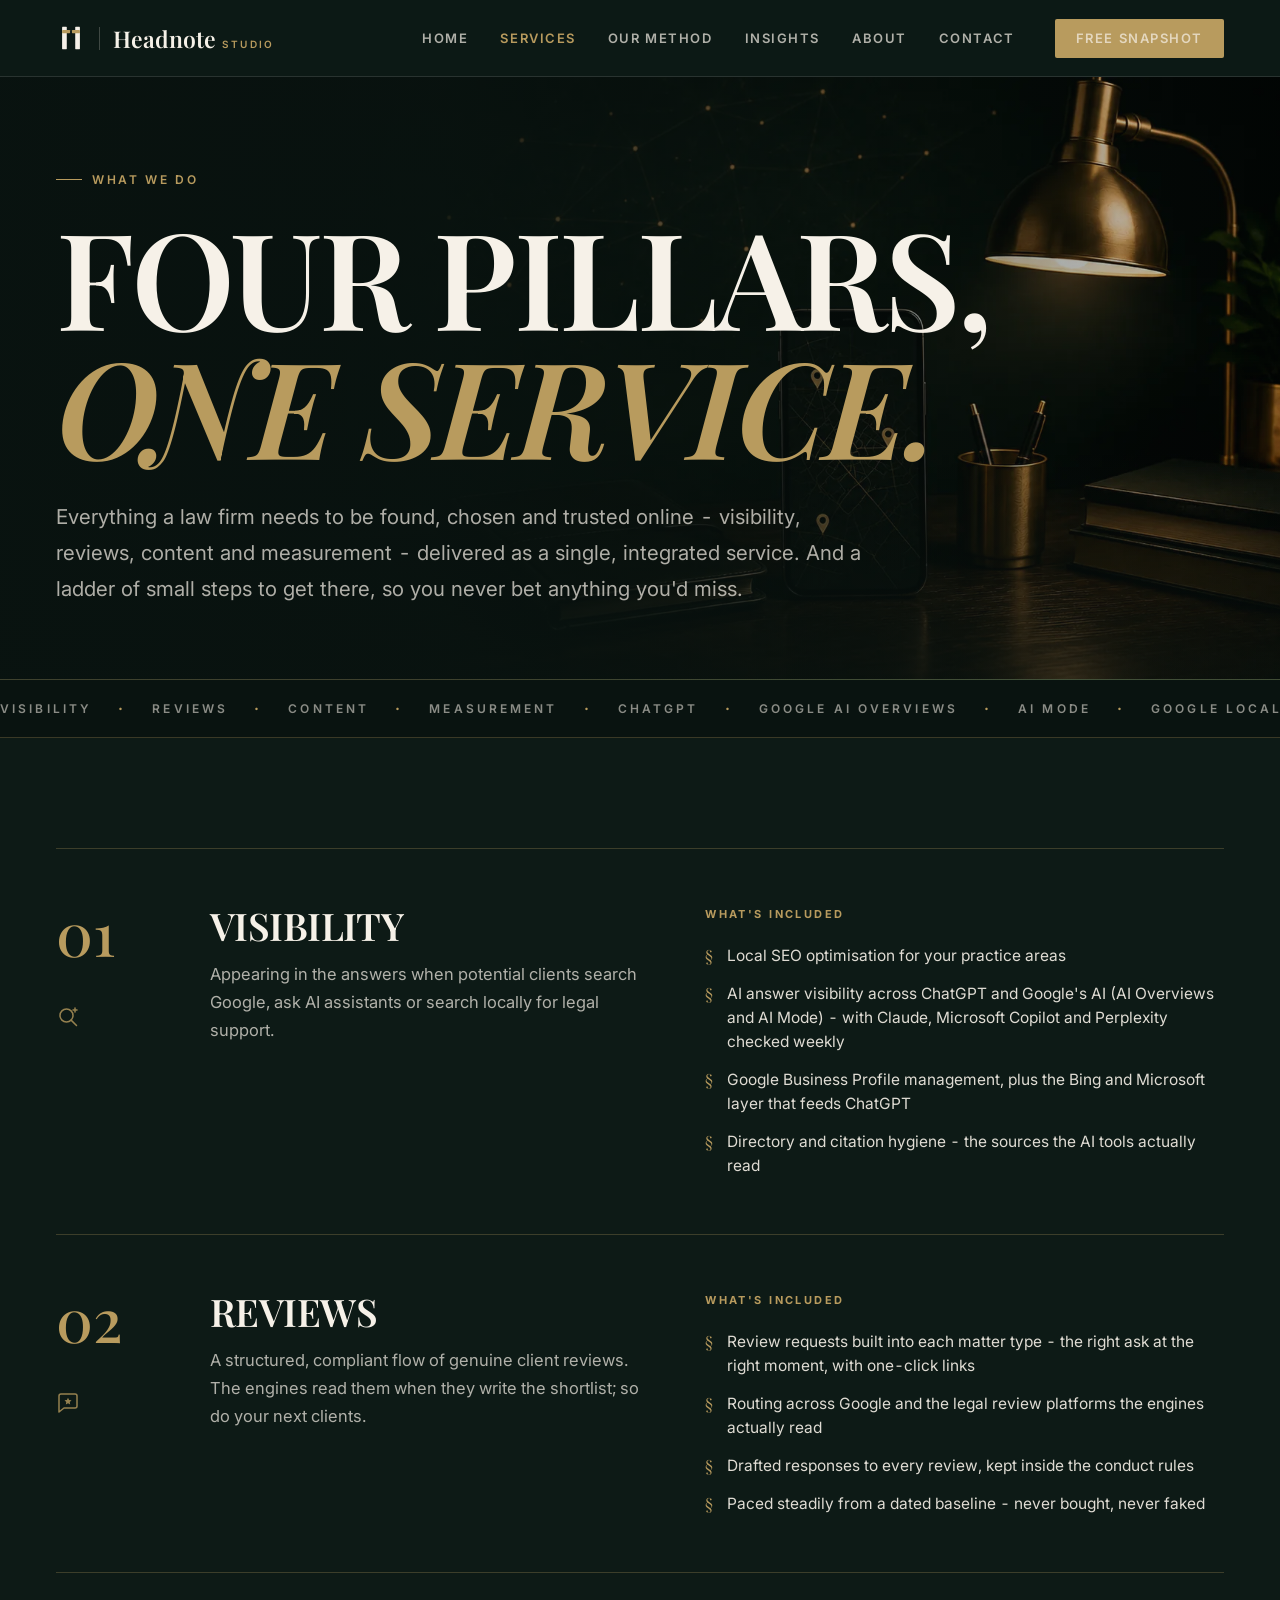
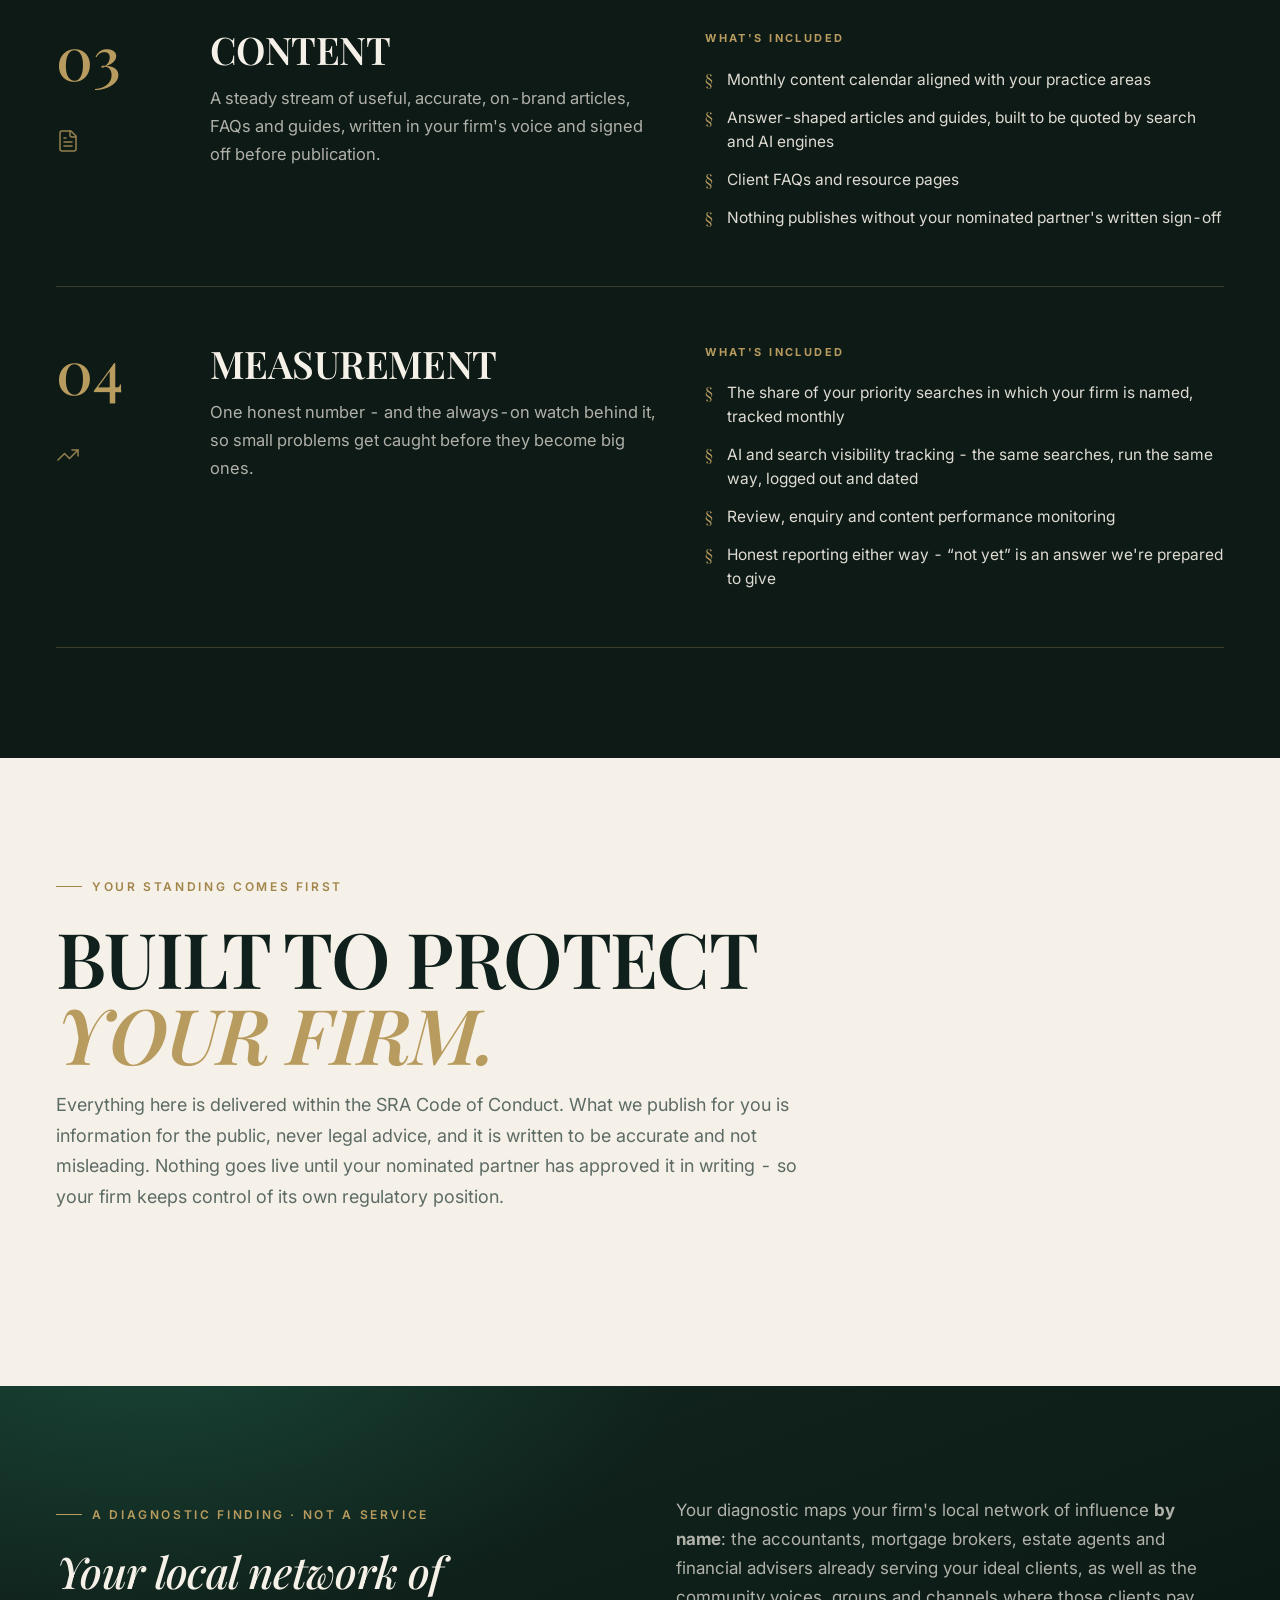
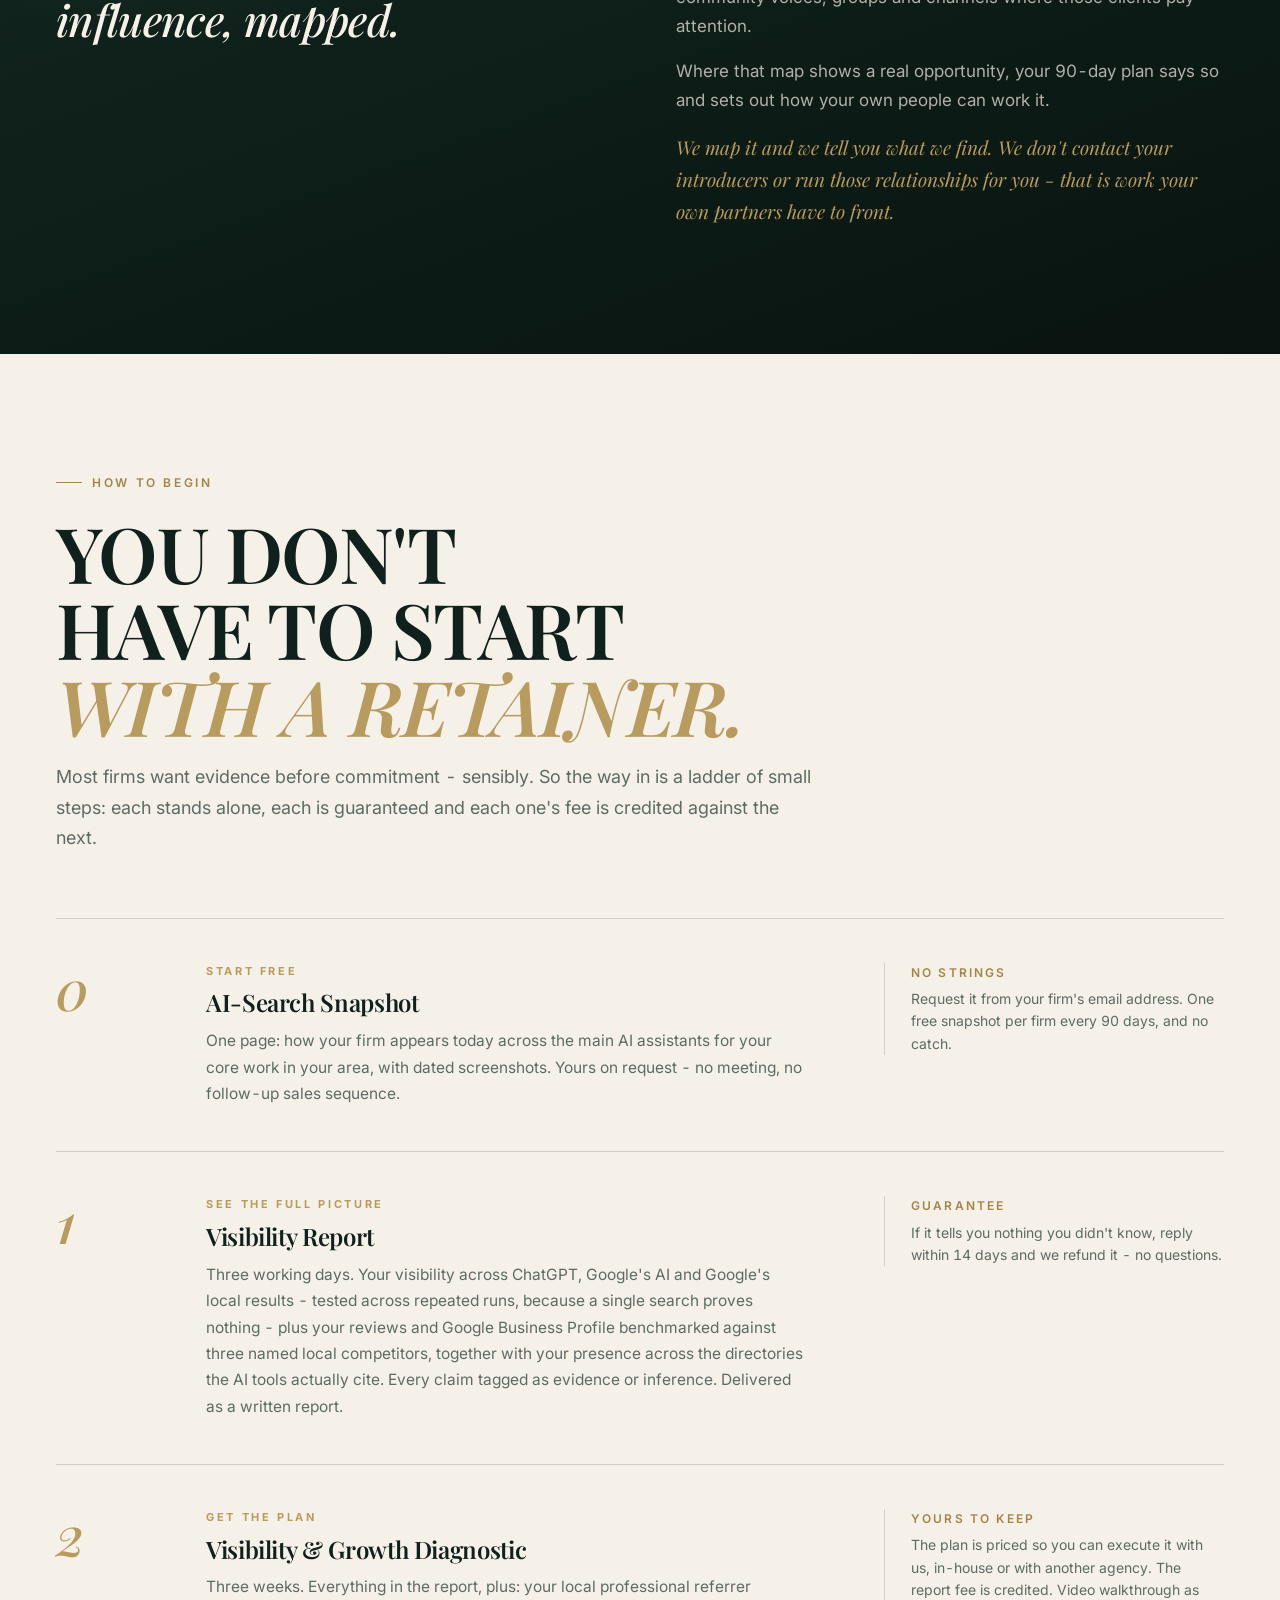
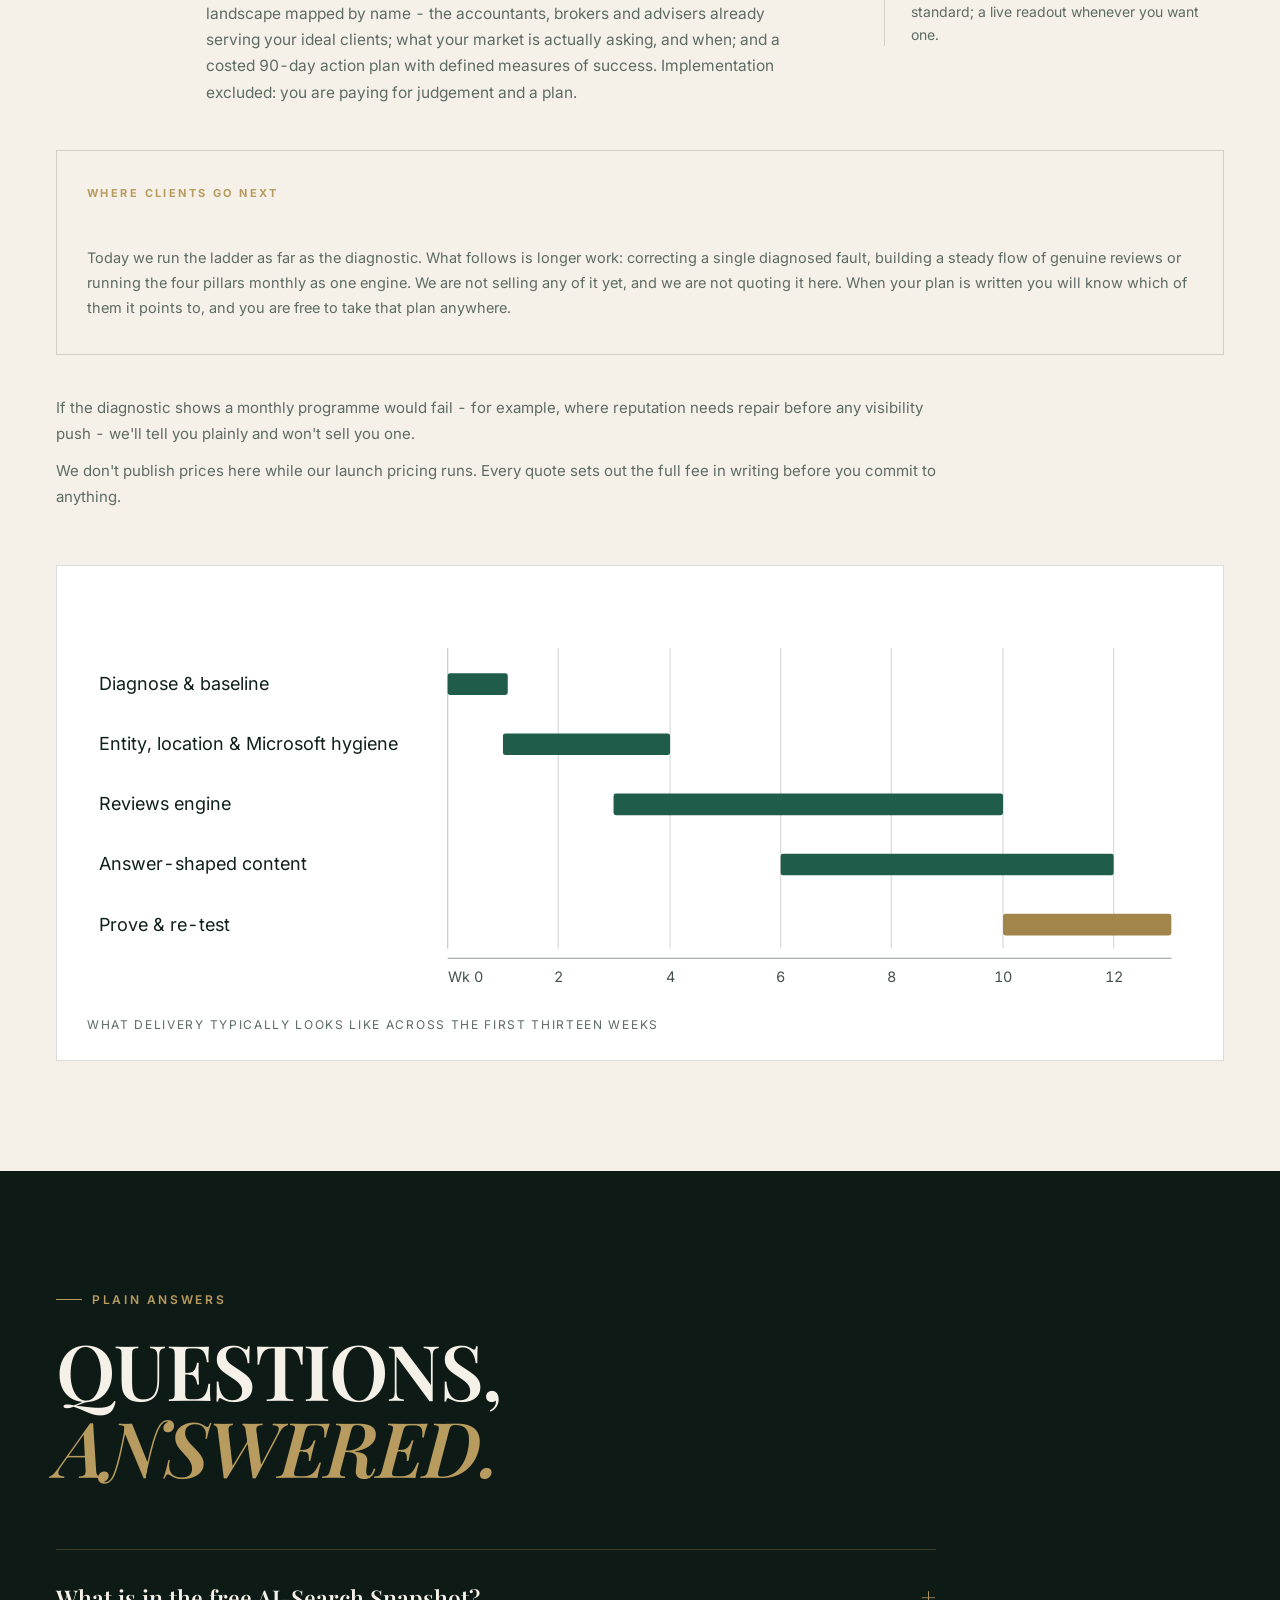
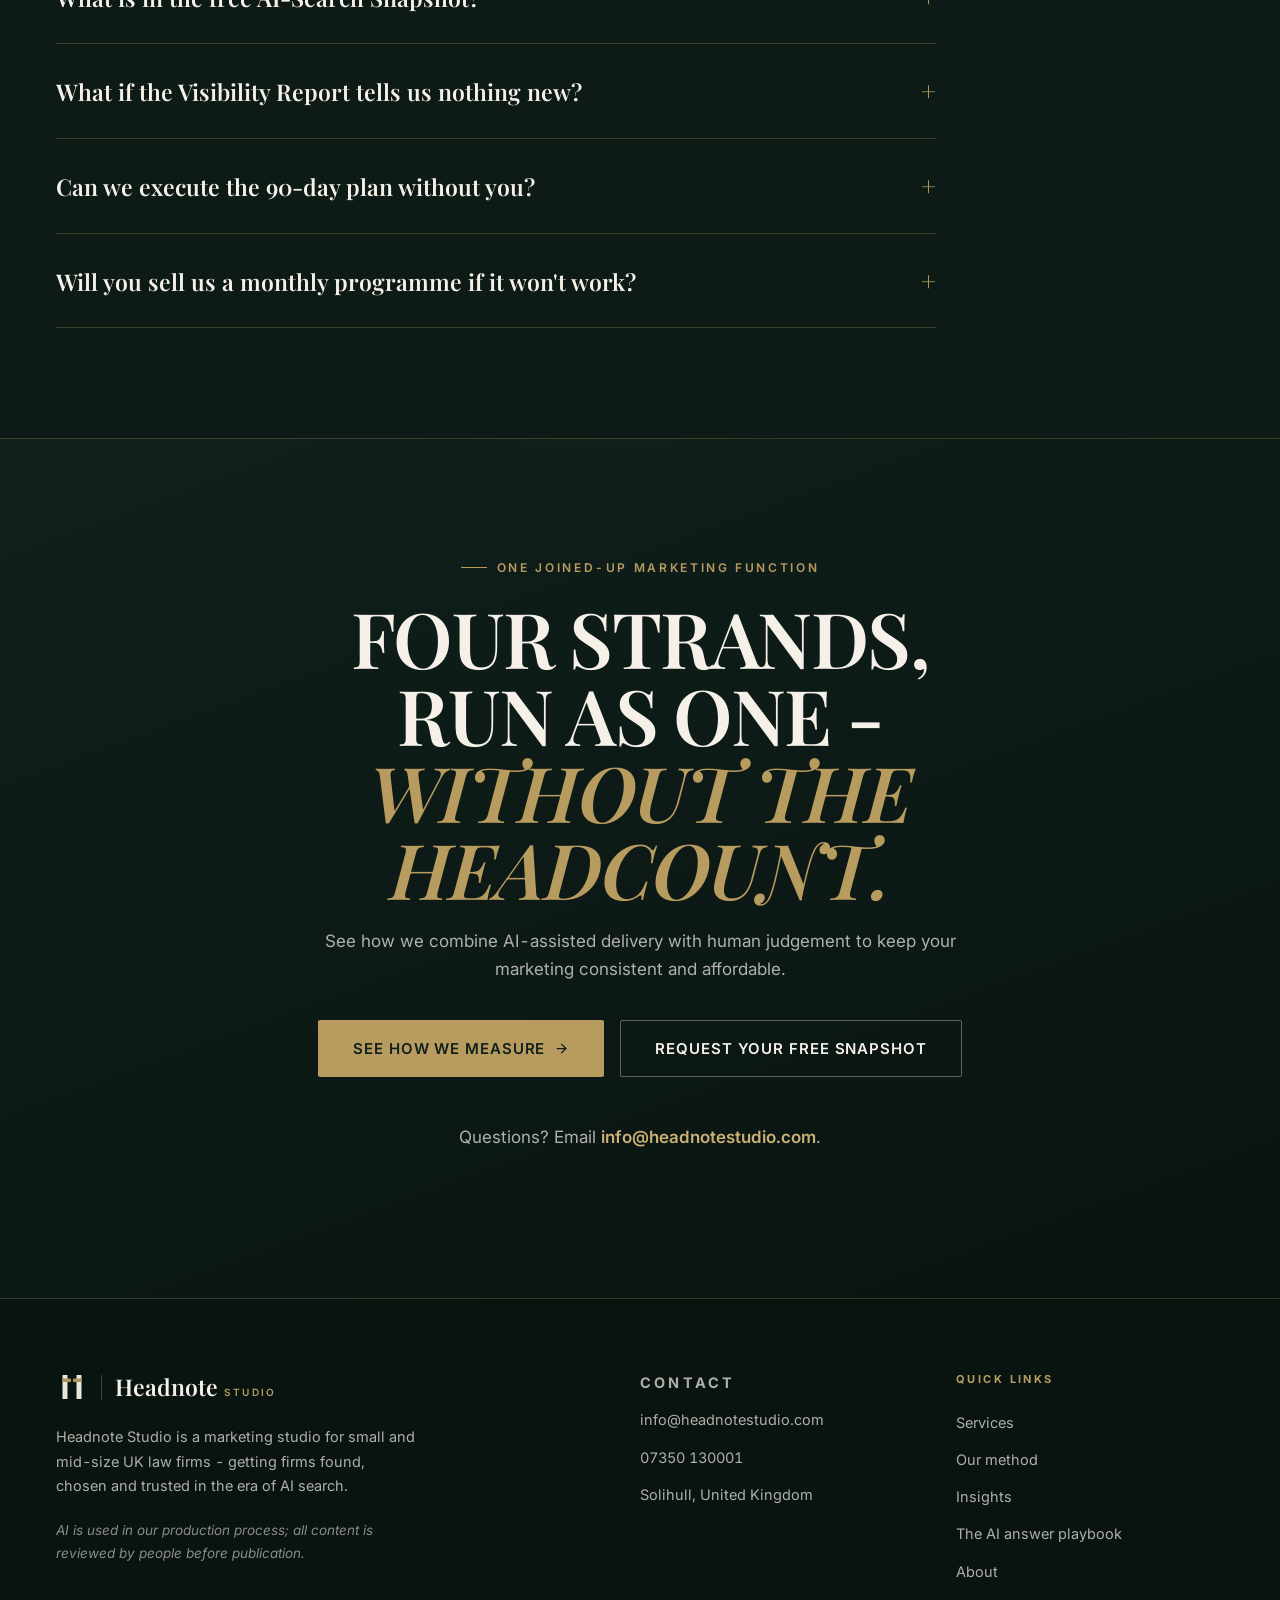
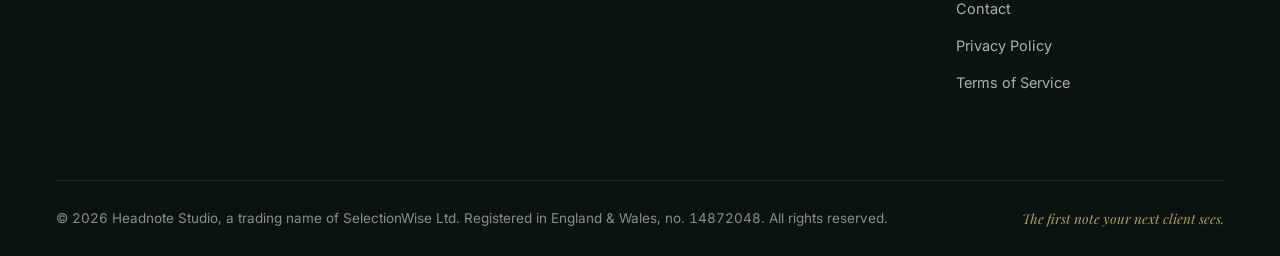
<file: services.html>
<!DOCTYPE html>
<html lang="en">
<head>
<meta charset="UTF-8">
<meta name="viewport" content="width=device-width, initial-scale=1.0">
<title>Services - Headnote Studio | Visibility, reviews, content and measurement for UK law firms</title>

<meta name="description" content="Visibility, reviews, content and measurement - one integrated service for UK law firms, with a ladder of small steps from a free AI-search snapshot to a monthly engagement. Guarantees that refund our own fee; no lock-ins.">
<meta name="author" content="Headnote Studio">
<meta name="language" content="en-GB">
<meta name="robots" content="index, follow">

<link rel="canonical" href="https://headnotestudio.com/services.html">

<meta property="og:title" content="Services - Headnote Studio | Visibility, reviews, content and measurement for UK law firms">
<meta property="og:description" content="Visibility, reviews, content and measurement - one integrated service for UK law firms, with a ladder of small steps from a free AI-search snapshot to a monthly engagement. Guarantees that refund our own fee; no lock-ins.">
<meta property="og:url" content="https://headnotestudio.com/services.html">
<meta property="og:type" content="website">
<meta property="og:image" content="https://headnotestudio.com/images/og-card.png">
<meta property="og:image:width" content="1200">
<meta property="og:image:height" content="630">

<meta name="twitter:card" content="summary_large_image">
<meta name="twitter:title" content="Services - Headnote Studio | Visibility, reviews, content and measurement for UK law firms">
<meta name="twitter:description" content="Visibility, reviews, content and measurement - one integrated service for UK law firms, with a ladder of small steps from a free AI-search snapshot to a monthly engagement. Guarantees that refund our own fee; no lock-ins.">
<meta name="twitter:image" content="https://headnotestudio.com/images/og-card.png">

<link rel="icon" type="image/png" href="/icon.png">
<link rel="apple-touch-icon" href="/icon.png">
<link rel="shortcut icon" href="/icon.png">

<link rel="preconnect" href="https://fonts.googleapis.com">
<link rel="preconnect" href="https://fonts.gstatic.com" crossorigin>
<link href="https://fonts.googleapis.com/css2?family=Playfair+Display:ital,wght@0,500;0,600;0,700;1,500;1,600;1,700&family=Inter:wght@400;500;600;700&display=swap" rel="stylesheet">

<link rel="stylesheet" href="css/styles.css?v=18">

<script type="application/ld+json">
{
  "@context": "https://schema.org",
  "@graph": [
    {
      "@type": ["Organization", "ProfessionalService"],
      "@id": "https://headnotestudio.com/#organization",
      "name": "Headnote Studio",
      "description": "Headnote Studio is a marketing studio for small and mid-size UK law firms, based in Solihull. It measures how law firms appear across ChatGPT, Google's AI (AI Overviews and AI Mode) and Google's local results, and runs the visibility, review and content work needed to appear more often - measured monthly as one honest number.",
      "url": "https://headnotestudio.com/",
      "logo": "https://headnotestudio.com/icon.png",
      "image": "https://headnotestudio.com/images/og-card.png",
      "email": "info@headnotestudio.com",
      "telephone": "+44-7350-130001",
      "founder": { "@type": "Person", "name": "James Hatton" },
      "address": { "@type": "PostalAddress", "addressLocality": "Solihull", "addressCountry": "GB" },
      "areaServed": "GB",
      "knowsAbout": ["AI search visibility for law firms", "Generative engine optimisation", "Local SEO for solicitors", "Google Business Profile management", "Online reviews for law firms", "Legal sector content marketing", "Professional referrer networks"],
      "parentOrganization": { "@type": "Organization", "name": "SelectionWise Ltd" }
    },
    {
      "@type": "WebSite",
      "@id": "https://headnotestudio.com/#website",
      "url": "https://headnotestudio.com/",
      "name": "Headnote Studio",
      "inLanguage": "en-GB",
      "publisher": { "@id": "https://headnotestudio.com/#organization" }
    },
    {
      "@type": "WebPage",
      "@id": "https://headnotestudio.com/services.html#webpage",
      "url": "https://headnotestudio.com/services.html",
      "name": "Services - Headnote Studio",
      "description": "Visibility, reviews, content and measurement - one integrated service for UK law firms, with a ladder of small steps from a free AI-search snapshot to a monthly engagement.",
      "inLanguage": "en-GB",
      "isPartOf": { "@id": "https://headnotestudio.com/#website" },
      "about": { "@id": "https://headnotestudio.com/#organization" }
    },
    {
      "@type": "Service",
      "@id": "https://headnotestudio.com/services.html#service",
      "name": "Digital marketing for UK law firms",
      "serviceType": "AI search visibility, local SEO, reviews, content and measurement for law firms",
      "provider": { "@id": "https://headnotestudio.com/#organization" },
      "areaServed": "GB",
      "hasOfferCatalog": {
      "@type": "OfferCatalog",
      "name": "How to begin - the Headnote Studio ladder",
      "itemListElement": [
        { "@type": "Offer", "itemOffered": { "@type": "Service", "name": "AI-Search Snapshot", "description": "Free one-page snapshot of how a UK law firm appears across the main AI assistants, with dated screenshots. No meeting, no follow-up sequence." } },
        { "@type": "Offer", "itemOffered": { "@type": "Service", "name": "Visibility Report", "description": "A law firm's visibility across ChatGPT, Google's AI and Google's local results, benchmarked against three named local competitors, delivered in three working days." } },
        { "@type": "Offer", "itemOffered": { "@type": "Service", "name": "Visibility & Growth Diagnostic", "description": "Three weeks of analysis: the referrer landscape mapped by name, what the local market is asking and a costed 90-day action plan the firm owns." } }
      ]
    }
    },
    {
      "@type": "FAQPage",
      "mainEntity": [{
        "@type": "Question",
        "name": "What is in the free AI-Search Snapshot?",
        "acceptedAnswer": { "@type": "Answer", "text": "One page: how your firm appears today across the main AI assistants for your core work in your area, with dated screenshots. Request it from your firm's email address. One free snapshot per firm every 90 days, and no catch. No meeting and no follow-up sales sequence." }
      },
      {
        "@type": "Question",
        "name": "What if the Visibility Report tells us nothing new?",
        "acceptedAnswer": { "@type": "Answer", "text": "Then it is free: say so within 14 days and we refund the fee, no questions asked. The report benchmarks your visibility, reviews and Google Business Profile against three named local competitors, tested across repeated runs, with every claim tagged as evidence or inference." }
      },
      {
        "@type": "Question",
        "name": "Can we execute the 90-day plan without you?",
        "acceptedAnswer": { "@type": "Answer", "text": "Yes - deliberately. The Visibility & Growth Diagnostic ends in a costed 90-day action plan with defined measures of success, priced so you can execute it with us, in-house or with another agency. You are paying for judgement and a plan, not a lock-in." }
      },
      {
        "@type": "Question",
        "name": "Will you sell us a monthly programme if it won't work?",
        "acceptedAnswer": { "@type": "Answer", "text": "No. If the diagnostic shows a monthly programme would fail - for example, where reputation needs repair before any visibility push - it says so plainly, and we won't sell you one. We'd rather recommend the smaller, right-sized step." }
      }]
    }
  ]
}
</script>
</head>
<body>
<header class="site-header">
  <div class="container">
    <nav class="nav">
      <a href="index.html" class="nav-logo" aria-label="Headnote Studio home">
        <img src="images/headnote-symbol-light.svg" alt="Headnote Studio">
        <span><span class="logo-word">Headnote</span><span class="logo-sub">Studio</span></span>
      </a>
      <button class="mobile-menu-toggle" onclick="toggleMobileMenu()" aria-label="Toggle menu">
        <svg viewBox="0 0 24 24" width="24" height="24" fill="none" stroke="currentColor" stroke-width="2" stroke-linecap="round" stroke-linejoin="round"><line x1="4" x2="20" y1="6" y2="6"/><line x1="4" x2="20" y1="12" y2="12"/><line x1="4" x2="20" y1="18" y2="18"/></svg>
      </button>
      <div class="nav-links" id="navLinks">
        <a href="index.html">Home</a>
        <a href="services.html" class="active">Services</a>
        <a href="method.html">Our method</a>
        <a href="insights.html">Insights</a>
        <a href="about.html">About</a>
        <a href="contact.html">Contact</a>
        <a href="contact.html#snapshot" class="btn btn-primary nav-cta">Free snapshot</a>
      </div>
    </nav>
  </div>
</header>

<main>
  <section class="hero page-hero has-media">
    <img class="hero-bg" src="images/hero-services.webp" alt="" aria-hidden="true">
    <div class="hero-overlay" aria-hidden="true"></div>
    <div class="container">
      <div class="hero-inner">
        <span class="eyebrow">What we do</span>
        <h1 class="display">Four pillars,<br><span class="accent-i">one service.</span></h1>
        <p class="lede">Everything a law firm needs to be found, chosen and trusted online - visibility, reviews, content and measurement - delivered as a single, integrated service. And a ladder of small steps to get there, so you never bet anything you'd miss.</p>
      </div>
    </div>
  </section>

  <div class="ticker" aria-hidden="true">
    <div class="ticker-track">
      <span>Visibility</span><span>Reviews</span><span>Content</span><span>Measurement</span><span>ChatGPT</span><span>Google AI Overviews</span><span>AI Mode</span><span>Google local results</span><span>Claude</span><span>Microsoft Copilot</span><span>Perplexity</span>
    </div>
  </div>

  <!-- ════ PILLARS IN DEPTH ════ -->
  <section class="section">
    <div class="container">

      <div class="svc-row reveal">
        <div class="svc-num">01<span class="svc-ic"><svg viewBox="0 0 24 24" fill="none" stroke="currentColor" stroke-width="1.5" stroke-linecap="round" stroke-linejoin="round" aria-hidden="true"><circle cx="10.5" cy="10.5" r="6.5"/><path d="m20.5 20.5-5.4-5.4"/><path d="M19 3v4M17 5h4"/></svg></span></div>
        <div>
          <h2>Visibility</h2>
          <p class="svc-intro">Appearing in the answers when potential clients search Google, ask AI assistants or search locally for legal support.</p>
        </div>
        <div>
          <p class="svc-included-label">What's included</p>
          <ul class="svc-list">
            <li>Local SEO optimisation for your practice areas</li>
            <li>AI answer visibility across ChatGPT and Google's AI (AI Overviews and AI Mode) - with Claude, Microsoft Copilot and Perplexity checked weekly</li>
            <li>Google Business Profile management, plus the Bing and Microsoft layer that feeds ChatGPT</li>
            <li>Directory and citation hygiene - the sources the AI tools actually read</li>
          </ul>
        </div>
      </div>

      <div class="svc-row reveal">
        <div class="svc-num">02<span class="svc-ic"><svg viewBox="0 0 24 24" fill="none" stroke="currentColor" stroke-width="1.5" stroke-linecap="round" stroke-linejoin="round" aria-hidden="true"><path d="M21 15a2 2 0 0 1-2 2H8l-5 4V5a2 2 0 0 1 2-2h14a2 2 0 0 1 2 2z"/><path d="M12 6.8l1.1 2.2 2.4.35-1.75 1.7.4 2.4L12 12.3l-2.15 1.15.4-2.4L8.5 9.35l2.4-.35z" fill="currentColor" stroke="none"/></svg></span></div>
        <div>
          <h2>Reviews</h2>
          <p class="svc-intro">A structured, compliant flow of genuine client reviews. The engines read them when they write the shortlist; so do your next clients.</p>
        </div>
        <div>
          <p class="svc-included-label">What's included</p>
          <ul class="svc-list">
            <li>Review requests built into each matter type - the right ask at the right moment, with one-click links</li>
            <li>Routing across Google and the legal review platforms the engines actually read</li>
            <li>Drafted responses to every review, kept inside the conduct rules</li>
            <li>Paced steadily from a dated baseline - never bought, never faked</li>
          </ul>
        </div>
      </div>

      <div class="svc-row reveal">
        <div class="svc-num">03<span class="svc-ic"><svg viewBox="0 0 24 24" fill="none" stroke="currentColor" stroke-width="1.5" stroke-linecap="round" stroke-linejoin="round" aria-hidden="true"><path d="M15 2H6a2 2 0 0 0-2 2v16a2 2 0 0 0 2 2h12a2 2 0 0 0 2-2V7Z"/><path d="M14 2v4a2 2 0 0 0 2 2h4"/><path d="M16 13H8"/><path d="M16 17H8"/><path d="M10 9H8"/></svg></span></div>
        <div>
          <h2>Content</h2>
          <p class="svc-intro">A steady stream of useful, accurate, on-brand articles, FAQs and guides, written in your firm's voice and signed off before publication.</p>
        </div>
        <div>
          <p class="svc-included-label">What's included</p>
          <ul class="svc-list">
            <li>Monthly content calendar aligned with your practice areas</li>
            <li>Answer-shaped articles and guides, built to be quoted by search and AI engines</li>
            <li>Client FAQs and resource pages</li>
            <li>Nothing publishes without your nominated partner's written sign-off</li>
          </ul>
        </div>
      </div>

      <div class="svc-row reveal">
        <div class="svc-num">04<span class="svc-ic"><svg viewBox="0 0 24 24" fill="none" stroke="currentColor" stroke-width="1.5" stroke-linecap="round" stroke-linejoin="round" aria-hidden="true"><polyline points="22 7 13.5 15.5 8.5 10.5 2 17"/><polyline points="16 7 22 7 22 13"/></svg></span></div>
        <div>
          <h2>Measurement</h2>
          <p class="svc-intro">One honest number - and the always-on watch behind it, so small problems get caught before they become big ones.</p>
        </div>
        <div>
          <p class="svc-included-label">What's included</p>
          <ul class="svc-list">
            <li>The share of your priority searches in which your firm is named, tracked monthly</li>
            <li>AI and search visibility tracking - the same searches, run the same way, logged out and dated</li>
            <li>Review, enquiry and content performance monitoring</li>
            <li>Honest reporting either way - &ldquo;not yet&rdquo; is an answer we're prepared to give</li>
          </ul>
        </div>
      </div>

    </div>
  </section>

  <!-- ════ SRA REASSURANCE ════ -->
  <section class="section band-cream">
    <div class="container">
      <div class="section-head reveal" style="max-width:760px;">
        <span class="eyebrow">Your standing comes first</span>
        <h2 class="display-md">Built to protect<br><span class="accent-i">your firm.</span></h2>
        <p style="margin-top:18px;">Everything here is delivered within the SRA Code of Conduct. What we publish for you is information for the public, never legal advice, and it is written to be accurate and not misleading. Nothing goes live until your nominated partner has approved it in writing - so your firm keeps control of its own regulatory position.</p>
      </div>
    </div>
  </section>

  <!-- ════ REFERRER NETWORK (diagnostic-led) ════ -->
  <section class="section band-green">
    <div class="container">
      <div class="split" style="align-items:start;">
        <div class="split-body reveal">
          <span class="eyebrow">A diagnostic finding &middot; not a service</span>
          <h2 class="statement">Your local network of influence, mapped.</h2>
        </div>
        <div class="split-body reveal reveal-d1">
          <p>Your diagnostic maps your firm's local network of influence <strong>by name</strong>: the accountants, mortgage brokers, estate agents and financial advisers already serving your ideal clients, as well as the community voices, groups and channels where those clients pay attention.</p>
          <p>Where that map shows a real opportunity, your 90-day plan says so and sets out how your own people can work it.</p>
          <p class="emphasis">We map it and we tell you what we find. We don't contact your introducers or run those relationships for you - that is work your own partners have to front.</p>
        </div>
      </div>
    </div>
  </section>

  <!-- ════ THE LADDER (cream) ════ -->
  <section class="section band-cream">
    <div class="container">
      <div class="section-head reveal">
        <span class="eyebrow">How to begin</span>
        <h2 class="display-md">You don't have to start<br><span class="accent-i">with a retainer.</span></h2>
        <p style="margin-top:18px;">Most firms want evidence before commitment - sensibly. So the way in is a ladder of small steps: each stands alone, each is guaranteed and each one's fee is credited against the next.</p>
      </div>

      <div class="ladder reveal">

        <div class="ladder-row">
          <div class="ladder-num">0</div>
          <div>
            <span class="ladder-stage">Start free</span>
            <h3>AI-Search Snapshot</h3>
            <p>One page: how your firm appears today across the main AI assistants for your core work in your area, with dated screenshots. Yours on request - no meeting, no follow-up sales sequence.</p>
          </div>
          <div class="ladder-note">
            <strong>No strings</strong>
            Request it from your firm's email address. One free snapshot per firm every 90 days, and no catch.
          </div>
        </div>

        <div class="ladder-row">
          <div class="ladder-num">1</div>
          <div>
            <span class="ladder-stage">See the full picture</span>
            <h3>Visibility Report</h3>
            <p>Three working days. Your visibility across ChatGPT, Google's AI and Google's local results - tested across repeated runs, because a single search proves nothing - plus your reviews and Google Business Profile benchmarked against three named local competitors, together with your presence across the directories the AI tools actually cite. Every claim tagged as evidence or inference. Delivered as a written report.</p>
          </div>
          <div class="ladder-note">
            <strong>Guarantee</strong>
            If it tells you nothing you didn't know, reply within 14 days and we refund it - no questions.
          </div>
        </div>

        <div class="ladder-row">
          <div class="ladder-num">2</div>
          <div>
            <span class="ladder-stage">Get the plan</span>
            <h3>Visibility &amp; Growth Diagnostic</h3>
            <p>Three weeks. Everything in the report, plus: your local professional referrer landscape mapped by name - the accountants, brokers and advisers already serving your ideal clients; what your market is actually asking, and when; and a costed 90-day action plan with defined measures of success. Implementation excluded: you are paying for judgement and a plan.</p>
          </div>
          <div class="ladder-note">
            <strong>Yours to keep</strong>
            The plan is priced so you can execute it with us, in-house or with another agency. The report fee is credited. Video walkthrough as standard; a live readout whenever you want one.
          </div>
        </div>

      </div>

      <div class="ladder-sub reveal">
        <div style="grid-column:1 / -1;">
          <span class="sub-kicker">Where clients go next</span>
          <h4>The ladder ends with your plan</h4>
          <p>Today we run the ladder as far as the diagnostic. What follows is longer work: correcting a single diagnosed fault, building a steady flow of genuine reviews or running the four pillars monthly as one engine. We are not selling any of it yet, and we are not quoting it here. When your plan is written you will know which of them it points to, and you are free to take that plan anywhere.</p>
        </div>
      </div>

      <div style="max-width:880px;margin:40px 0 0;" class="reveal">
        <p style="font-size:15px;color:var(--muted-text);margin-bottom:12px;">If the diagnostic shows a monthly programme would fail - for example, where reputation needs repair before any visibility push - we'll tell you plainly and won't sell you one.</p>
        <p style="font-size:15px;color:var(--muted-text);">We don't publish prices here while our launch pricing runs. Every quote sets out the full fee in writing before you commit to anything.</p>
      </div>
      <figure class="figure reveal">
        <svg viewBox="0 0 920 330" xmlns="http://www.w3.org/2000/svg" role="img" aria-label="Delivery roadmap over thirteen weeks: diagnose and baseline; entity, location and Microsoft hygiene; reviews engine; answer-shaped content; prove and re-test">
  <g font-family="Inter, sans-serif">
    <line x1="300" y1="40" x2="300" y2="290" stroke="rgba(16,32,28,0.45)" opacity="0.5"/>
    <line x1="392" y1="40" x2="392" y2="290" stroke="rgba(16,32,28,0.45)" opacity="0.35"/>
    <line x1="485" y1="40" x2="485" y2="290" stroke="rgba(16,32,28,0.45)" opacity="0.35"/>
    <line x1="577" y1="40" x2="577" y2="290" stroke="rgba(16,32,28,0.45)" opacity="0.35"/>
    <line x1="669" y1="40" x2="669" y2="290" stroke="rgba(16,32,28,0.45)" opacity="0.35"/>
    <line x1="762" y1="40" x2="762" y2="290" stroke="rgba(16,32,28,0.45)" opacity="0.35"/>
    <line x1="854" y1="40" x2="854" y2="290" stroke="rgba(16,32,28,0.45)" opacity="0.35"/>

    <text x="10" y="75"  font-size="15" fill="#10201C">Diagnose &amp; baseline</text>
    <rect x="300" y="61" width="50" height="18" fill="#1F5C4A" rx="2"/>

    <text x="10" y="125" font-size="15" fill="#10201C">Entity, location &amp; Microsoft hygiene</text>
    <rect x="346" y="111" width="139" height="18" fill="#1F5C4A" rx="2"/>

    <text x="10" y="175" font-size="15" fill="#10201C">Reviews engine</text>
    <rect x="438" y="161" width="324" height="18" fill="#1F5C4A" rx="2"/>

    <text x="10" y="225" font-size="15" fill="#10201C">Answer-shaped content</text>
    <rect x="577" y="211" width="277" height="18" fill="#1F5C4A" rx="2"/>

    <text x="10" y="275" font-size="15" fill="#10201C">Prove &amp; re-test</text>
    <rect x="762" y="261" width="140" height="18" fill="#a2854a" rx="2"/>

    <line x1="300" y1="298" x2="902" y2="298" stroke="rgba(16,32,28,0.45)"/>
    <text x="300" y="318" font-size="12" fill="#44524a">Wk 0</text>
    <text x="392" y="318" font-size="12" fill="#44524a" text-anchor="middle">2</text>
    <text x="485" y="318" font-size="12" fill="#44524a" text-anchor="middle">4</text>
    <text x="577" y="318" font-size="12" fill="#44524a" text-anchor="middle">6</text>
    <text x="669" y="318" font-size="12" fill="#44524a" text-anchor="middle">8</text>
    <text x="762" y="318" font-size="12" fill="#44524a" text-anchor="middle">10</text>
    <text x="854" y="318" font-size="12" fill="#44524a" text-anchor="middle">12</text>
  </g>
</svg>
        <figcaption>What delivery typically looks like across the first thirteen weeks</figcaption>
      </figure>
    </div>
  </section>

  <!-- ════ FAQ ════ -->
  <section class="section">
    <div class="container">
      <div class="section-head reveal">
        <span class="eyebrow">Plain answers</span>
        <h2 class="display-md">Questions,<br><span class="accent-i">answered.</span></h2>
      </div>
      <div class="faq reveal">
        <details>
          <summary>What is in the free AI-Search Snapshot?</summary>
          <div class="faq-a"><p>One page: how your firm appears today across the main AI assistants for your core work in your area, with dated screenshots. Request it from your firm's email address. One free snapshot per firm every 90 days, and no catch. No meeting and no follow-up sales sequence.</p></div>
        </details>
        <details>
          <summary>What if the Visibility Report tells us nothing new?</summary>
          <div class="faq-a"><p>Then it is free: say so within 14 days and we refund the fee, no questions asked. The report benchmarks your visibility, reviews and Google Business Profile against three named local competitors, tested across repeated runs, with every claim tagged as evidence or inference.</p></div>
        </details>
        <details>
          <summary>Can we execute the 90-day plan without you?</summary>
          <div class="faq-a"><p>Yes - deliberately. The Visibility &amp; Growth Diagnostic ends in a costed 90-day action plan with defined measures of success, priced so you can execute it with us, in-house or with another agency. You are paying for judgement and a plan, not a lock-in.</p></div>
        </details>
        <details>
          <summary>Will you sell us a monthly programme if it won't work?</summary>
          <div class="faq-a"><p>No. If the diagnostic shows a monthly programme would fail - for example, where reputation needs repair before any visibility push - it says so plainly, and we won't sell you one. We'd rather recommend the smaller, right-sized step.</p></div>
        </details>
      </div>
    </div>
  </section>

  <!-- ════ CLOSING CTA ════ -->
  <section class="section cta-band">
    <div class="container">
      <span class="eyebrow center">One joined-up marketing function</span>
      <h2 class="display-md">Four strands, run as one -<br><span class="accent-i">without the headcount.</span></h2>
      <p>See how we combine AI-assisted delivery with human judgement to keep your marketing consistent and affordable.</p>
      <div class="cta-actions">
        <a href="method.html" class="btn btn-primary btn-lg">See how we measure <svg viewBox="0 0 24 24" fill="none" stroke="currentColor" stroke-width="2" stroke-linecap="round" stroke-linejoin="round" aria-hidden="true"><path d="M5 12h14"/><path d="m12 5 7 7-7 7"/></svg></a>
        <a href="contact.html#snapshot" class="btn btn-outline btn-lg">Request your free snapshot</a>
      </div>
      <p class="cta-mail">Questions? Email <a href="mailto:info@headnotestudio.com">info@headnotestudio.com</a>.</p>
    </div>
  </section>
</main>

<footer class="site-footer">
  <div class="container">
    <div class="footer-grid">
      <div>
        <div class="footer-brand">
          <img src="images/headnote-symbol-light.svg" alt="Headnote Studio">
          <span><span class="logo-word">Headnote</span><span class="logo-sub">Studio</span></span>
        </div>
        <p class="footer-about">Headnote Studio is a marketing studio for small and mid-size UK law firms - getting firms found, chosen and trusted in the era of AI search.</p>
        <p class="footer-disclaimer">AI is used in our production process; all content is reviewed by people before publication.</p>
      </div>
      <div class="footer-contact">
        <span class="footer-col-label">Contact</span>
        <a href="mailto:info@headnotestudio.com">info@headnotestudio.com</a>
        <a href="tel:+447350130001">07350 130001</a>
        <span>Solihull, United Kingdom</span>
      </div>
      <div class="footer-col">
        <span class="footer-col-label">Quick links</span>
        <a href="services.html">Services</a>
        <a href="method.html">Our method</a>
        <a href="insights.html">Insights</a>
        <a href="playbook.html">The AI answer playbook</a>
        <a href="about.html">About</a>
        <a href="contact.html">Contact</a>
        <a href="privacy.html">Privacy Policy</a>
        <a href="terms.html">Terms of Service</a>
      </div>
    </div>
    <div class="footer-bottom">
      <p>&copy; <span class="year">2026</span> Headnote Studio, a trading name of SelectionWise Ltd. Registered in England &amp; Wales, no. 14872048. All rights reserved.</p>
      <p class="footer-tagline">The first note your next client sees.</p>
    </div>
  </div>
</footer>

<script src="js/main.js?v=16"></script>
</body>
</html>
</file>
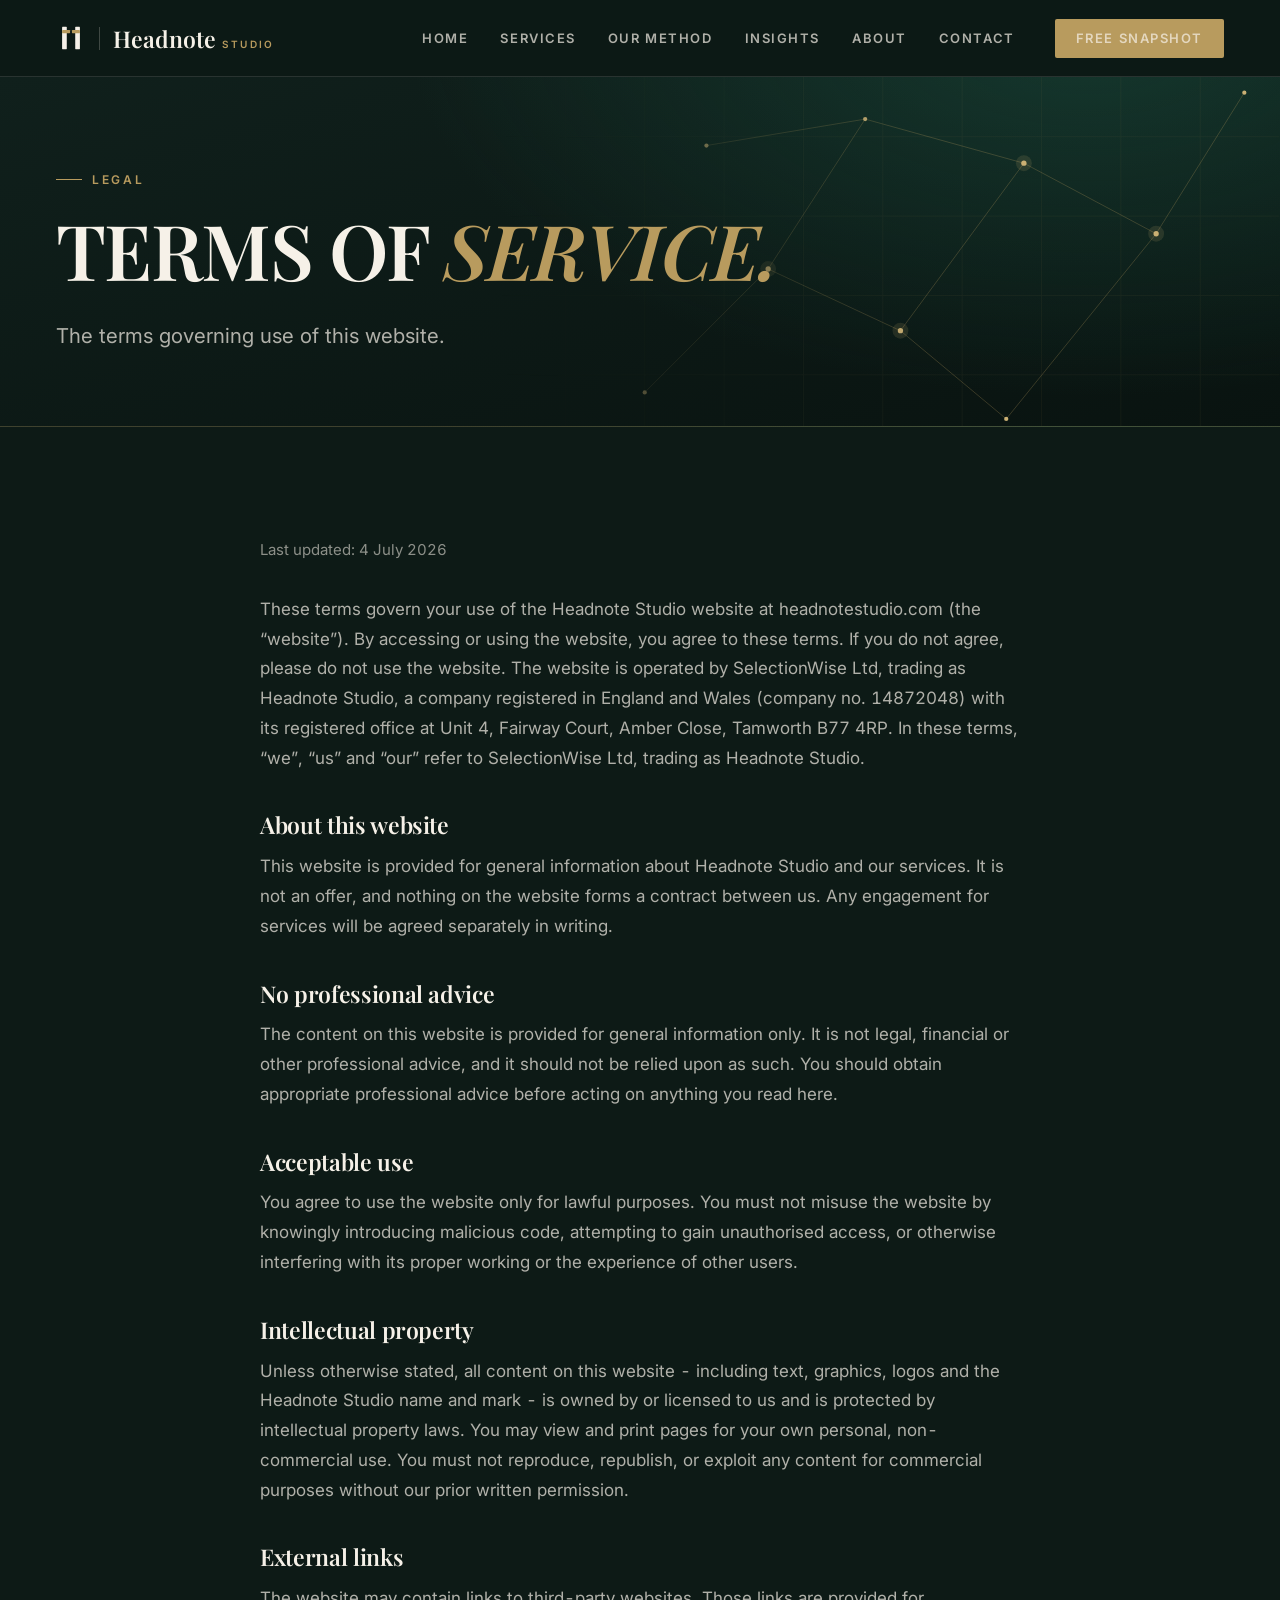
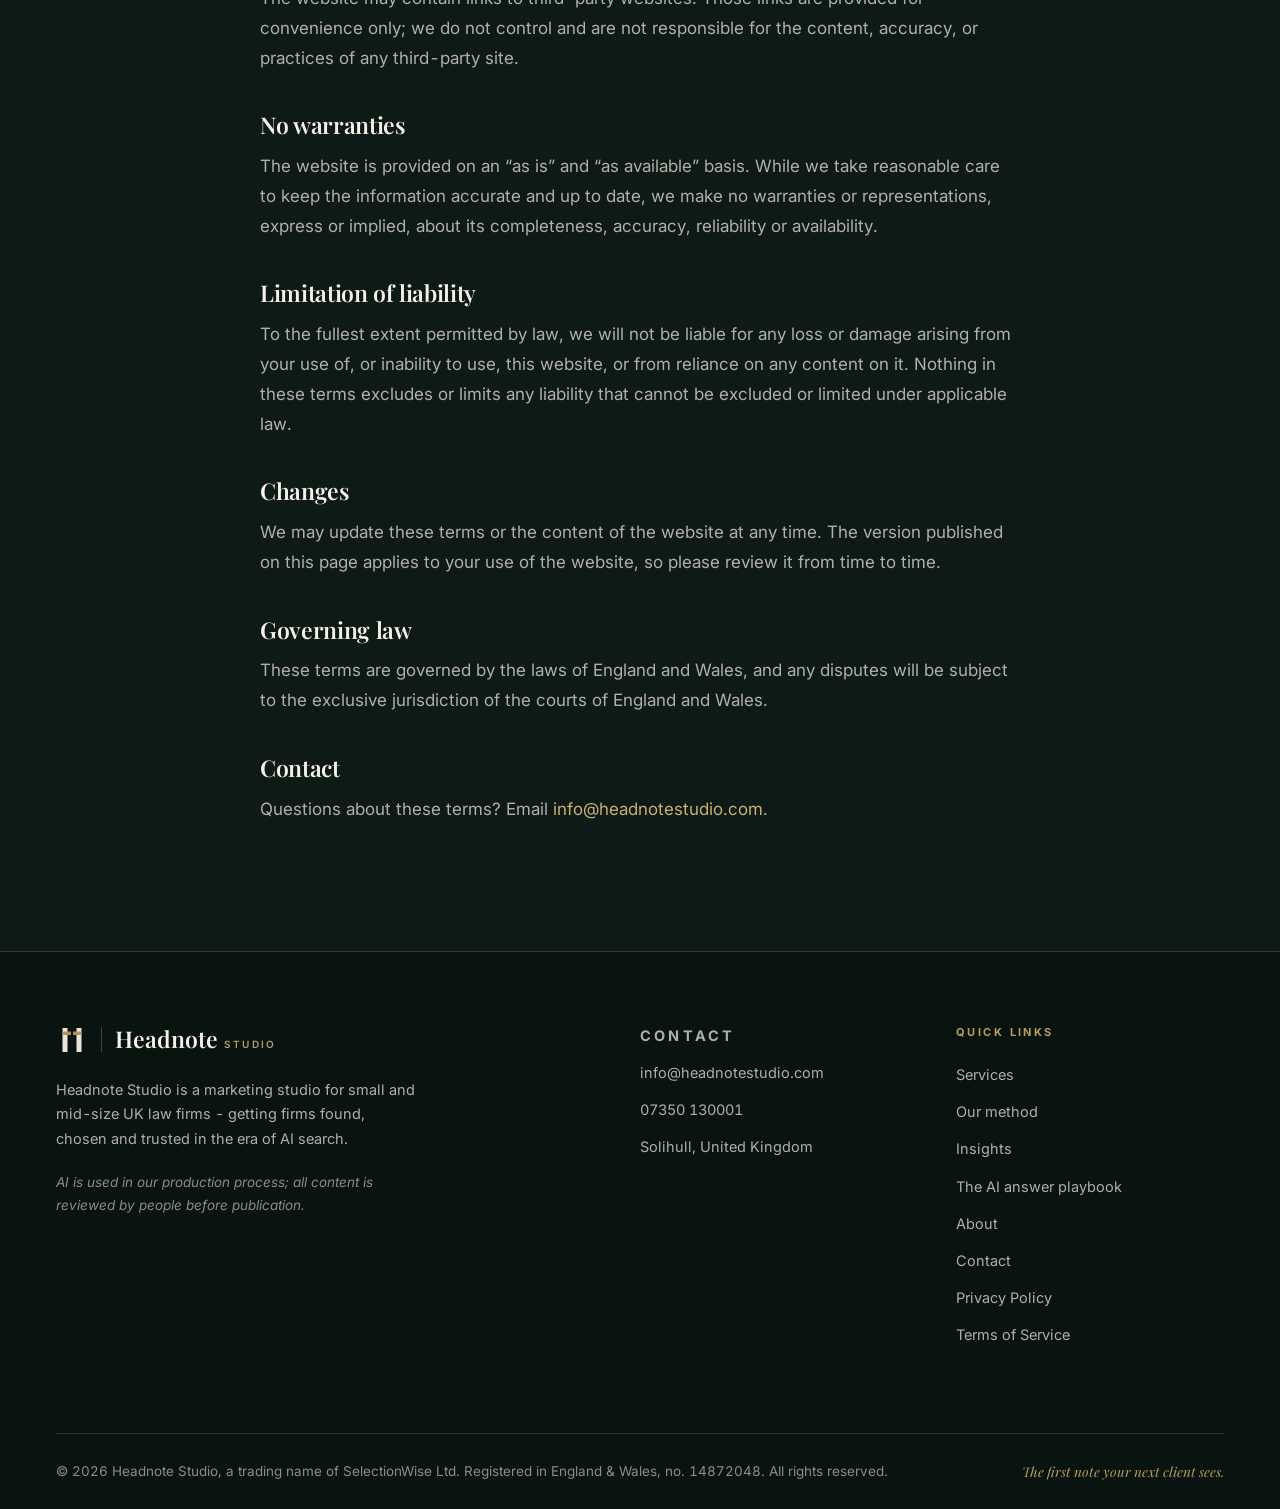
<file: terms.html>
<!DOCTYPE html>
<html lang="en">
<head>
<meta charset="UTF-8">
<meta name="viewport" content="width=device-width, initial-scale=1.0">
<title>Terms of Service - Headnote Studio</title>

<meta name="description" content="The terms governing use of the Headnote Studio website.">
<meta name="author" content="Headnote Studio">
<meta name="language" content="en-GB">
<meta name="robots" content="index, follow">

<link rel="canonical" href="https://headnotestudio.com/terms.html">

<meta property="og:title" content="Terms of Service - Headnote Studio">
<meta property="og:description" content="The terms governing use of the Headnote Studio website.">
<meta property="og:url" content="https://headnotestudio.com/terms.html">
<meta property="og:type" content="website">
<meta property="og:image" content="https://headnotestudio.com/images/og-card.png">
<meta property="og:image:width" content="1200">
<meta property="og:image:height" content="630">

<meta name="twitter:card" content="summary_large_image">
<meta name="twitter:title" content="Terms of Service - Headnote Studio">
<meta name="twitter:description" content="The terms governing use of the Headnote Studio website.">
<meta name="twitter:image" content="https://headnotestudio.com/images/og-card.png">

<link rel="icon" type="image/png" href="/icon.png">
<link rel="apple-touch-icon" href="/icon.png">
<link rel="shortcut icon" href="/icon.png">

<link rel="preconnect" href="https://fonts.googleapis.com">
<link rel="preconnect" href="https://fonts.gstatic.com" crossorigin>
<link href="https://fonts.googleapis.com/css2?family=Playfair+Display:ital,wght@0,500;0,600;0,700;1,500;1,600;1,700&family=Inter:wght@400;500;600;700&display=swap" rel="stylesheet">

<link rel="stylesheet" href="css/styles.css?v=18">

<script type="application/ld+json">
{
  "@context": "https://schema.org",
  "@graph": [
    {
      "@type": ["Organization", "ProfessionalService"],
      "@id": "https://headnotestudio.com/#organization",
      "name": "Headnote Studio",
      "description": "Headnote Studio is a marketing studio for small and mid-size UK law firms, based in Solihull. It measures how law firms appear across ChatGPT, Google's AI (AI Overviews and AI Mode) and Google's local results, and runs the visibility, review and content work needed to appear more often - measured monthly as one honest number.",
      "url": "https://headnotestudio.com/",
      "logo": "https://headnotestudio.com/icon.png",
      "image": "https://headnotestudio.com/images/og-card.png",
      "email": "info@headnotestudio.com",
      "telephone": "+44-7350-130001",
      "founder": { "@type": "Person", "name": "James Hatton" },
      "address": { "@type": "PostalAddress", "addressLocality": "Solihull", "addressCountry": "GB" },
      "areaServed": "GB",
      "knowsAbout": ["AI search visibility for law firms", "Generative engine optimisation", "Local SEO for solicitors", "Google Business Profile management", "Online reviews for law firms", "Legal sector content marketing", "Professional referrer networks"],
      "parentOrganization": { "@type": "Organization", "name": "SelectionWise Ltd" }
    },
    {
      "@type": "WebSite",
      "@id": "https://headnotestudio.com/#website",
      "url": "https://headnotestudio.com/",
      "name": "Headnote Studio",
      "inLanguage": "en-GB",
      "publisher": { "@id": "https://headnotestudio.com/#organization" }
    },
    {
      "@type": "WebPage",
      "@id": "https://headnotestudio.com/terms.html#webpage",
      "url": "https://headnotestudio.com/terms.html",
      "name": "Terms of Service - Headnote Studio",
      "description": "The terms governing use of the Headnote Studio website.",
      "inLanguage": "en-GB",
      "isPartOf": { "@id": "https://headnotestudio.com/#website" },
      "about": { "@id": "https://headnotestudio.com/#organization" }
    }
  ]
}
</script>
</head>
<body>
<header class="site-header">
  <div class="container">
    <nav class="nav">
      <a href="index.html" class="nav-logo" aria-label="Headnote Studio home">
        <img src="images/headnote-symbol-light.svg" alt="Headnote Studio">
        <span><span class="logo-word">Headnote</span><span class="logo-sub">Studio</span></span>
      </a>
      <button class="mobile-menu-toggle" onclick="toggleMobileMenu()" aria-label="Toggle menu">
        <svg viewBox="0 0 24 24" width="24" height="24" fill="none" stroke="currentColor" stroke-width="2" stroke-linecap="round" stroke-linejoin="round"><line x1="4" x2="20" y1="6" y2="6"/><line x1="4" x2="20" y1="12" y2="12"/><line x1="4" x2="20" y1="18" y2="18"/></svg>
      </button>
      <div class="nav-links" id="navLinks">
        <a href="index.html">Home</a>
        <a href="services.html">Services</a>
        <a href="method.html">Our method</a>
        <a href="insights.html">Insights</a>
        <a href="about.html">About</a>
        <a href="contact.html">Contact</a>
        <a href="contact.html#snapshot" class="btn btn-primary nav-cta">Free snapshot</a>
      </div>
    </nav>
  </div>
</header>

<main>
  <section class="hero page-hero">
    <div class="hero-deco" aria-hidden="true"><svg viewBox="0 0 900 620" xmlns="http://www.w3.org/2000/svg" preserveAspectRatio="xMaxYMid slice">
<defs>
  <linearGradient id="hdFade" x1="0" y1="0" x2="1" y2="0">
    <stop offset="0" stop-color="#000"/><stop offset="0.55" stop-color="#fff"/>
  </linearGradient>
  <mask id="hdMask"><rect width="900" height="620" fill="url(#hdFade)"/></mask>
</defs>
<g mask="url(#hdMask)">
  <g stroke="#B89B5E" stroke-width="1" opacity="0.07">
    <path d="M90 0V620M180 0V620M270 0V620M360 0V620M450 0V620M540 0V620M630 0V620M720 0V620M810 0V620" fill="none"/>
    <path d="M0 90H900M0 180H900M0 270H900M0 360H900M0 450H900M0 540H900" fill="none"/>
  </g>
  <g stroke="#B89B5E" stroke-width="0.9" opacity="0.34" fill="none">
    <path d="M180 470 L320 330 L470 400 L610 210 L760 290 L860 130"/>
    <path d="M320 330 L430 160 L610 210 M470 400 L590 500 L760 290 M430 160 L250 190"/>
  </g>
  <g fill="#cbb074">
    <circle cx="320" cy="330" r="3"/><circle cx="320" cy="330" r="9" opacity="0.14"/>
    <circle cx="610" cy="210" r="3"/><circle cx="610" cy="210" r="9" opacity="0.14"/>
    <circle cx="470" cy="400" r="3"/><circle cx="470" cy="400" r="9" opacity="0.14"/>
    <circle cx="760" cy="290" r="3"/><circle cx="760" cy="290" r="9" opacity="0.14"/>
    <circle cx="430" cy="160" r="2.4"/><circle cx="590" cy="500" r="2.4"/>
    <circle cx="860" cy="130" r="2.4"/><circle cx="250" cy="190" r="2.4"/><circle cx="180" cy="470" r="2.4"/>
    <path d="M700 90 l0 -14 M700 90 l0 14 M700 90 l-14 0 M700 90 l14 0" stroke="#cbb074" stroke-width="1" opacity="0.5"/>
    <path d="M340 540 l0 -10 M340 540 l0 10 M340 540 l-10 0 M340 540 l10 0" stroke="#cbb074" stroke-width="1" opacity="0.4"/>
  </g>
</g>
</svg></div>
    <div class="container">
      <div class="hero-inner">
        <span class="eyebrow">Legal</span>
        <h1 class="display-md">Terms of <span class="accent-i">service.</span></h1>
        <p class="lede">The terms governing use of this website.</p>
      </div>
    </div>
  </section>

  <section class="section">
    <div class="container">
      <div class="prose">
        <p class="updated">Last updated: 4 July 2026</p>

        <p>These terms govern your use of the Headnote Studio website at headnotestudio.com (the &ldquo;website&rdquo;). By accessing or using the website, you agree to these terms. If you do not agree, please do not use the website. The website is operated by SelectionWise Ltd, trading as Headnote Studio, a company registered in England and Wales (company no. 14872048) with its registered office at Unit 4, Fairway Court, Amber Close, Tamworth B77 4RP. In these terms, &ldquo;we&rdquo;, &ldquo;us&rdquo; and &ldquo;our&rdquo; refer to SelectionWise Ltd, trading as Headnote Studio.</p>

        <h2>About this website</h2>
        <p>This website is provided for general information about Headnote Studio and our services. It is not an offer, and nothing on the website forms a contract between us. Any engagement for services will be agreed separately in writing.</p>

        <h2>No professional advice</h2>
        <p>The content on this website is provided for general information only. It is not legal, financial or other professional advice, and it should not be relied upon as such. You should obtain appropriate professional advice before acting on anything you read here.</p>

        <h2>Acceptable use</h2>
        <p>You agree to use the website only for lawful purposes. You must not misuse the website by knowingly introducing malicious code, attempting to gain unauthorised access, or otherwise interfering with its proper working or the experience of other users.</p>

        <h2>Intellectual property</h2>
        <p>Unless otherwise stated, all content on this website - including text, graphics, logos and the Headnote Studio name and mark - is owned by or licensed to us and is protected by intellectual property laws. You may view and print pages for your own personal, non-commercial use. You must not reproduce, republish, or exploit any content for commercial purposes without our prior written permission.</p>

        <h2>External links</h2>
        <p>The website may contain links to third-party websites. Those links are provided for convenience only; we do not control and are not responsible for the content, accuracy, or practices of any third-party site.</p>

        <h2>No warranties</h2>
        <p>The website is provided on an &ldquo;as is&rdquo; and &ldquo;as available&rdquo; basis. While we take reasonable care to keep the information accurate and up to date, we make no warranties or representations, express or implied, about its completeness, accuracy, reliability or availability.</p>

        <h2>Limitation of liability</h2>
        <p>To the fullest extent permitted by law, we will not be liable for any loss or damage arising from your use of, or inability to use, this website, or from reliance on any content on it. Nothing in these terms excludes or limits any liability that cannot be excluded or limited under applicable law.</p>

        <h2>Changes</h2>
        <p>We may update these terms or the content of the website at any time. The version published on this page applies to your use of the website, so please review it from time to time.</p>

        <h2>Governing law</h2>
        <p>These terms are governed by the laws of England and Wales, and any disputes will be subject to the exclusive jurisdiction of the courts of England and Wales.</p>

        <h2>Contact</h2>
        <p>Questions about these terms? Email <a href="mailto:info@headnotestudio.com">info@headnotestudio.com</a>.</p>
      </div>
    </div>
  </section>
</main>

<footer class="site-footer">
  <div class="container">
    <div class="footer-grid">
      <div>
        <div class="footer-brand">
          <img src="images/headnote-symbol-light.svg" alt="Headnote Studio">
          <span><span class="logo-word">Headnote</span><span class="logo-sub">Studio</span></span>
        </div>
        <p class="footer-about">Headnote Studio is a marketing studio for small and mid-size UK law firms - getting firms found, chosen and trusted in the era of AI search.</p>
        <p class="footer-disclaimer">AI is used in our production process; all content is reviewed by people before publication.</p>
      </div>
      <div class="footer-contact">
        <span class="footer-col-label">Contact</span>
        <a href="mailto:info@headnotestudio.com">info@headnotestudio.com</a>
        <a href="tel:+447350130001">07350 130001</a>
        <span>Solihull, United Kingdom</span>
      </div>
      <div class="footer-col">
        <span class="footer-col-label">Quick links</span>
        <a href="services.html">Services</a>
        <a href="method.html">Our method</a>
        <a href="insights.html">Insights</a>
        <a href="playbook.html">The AI answer playbook</a>
        <a href="about.html">About</a>
        <a href="contact.html">Contact</a>
        <a href="privacy.html">Privacy Policy</a>
        <a href="terms.html">Terms of Service</a>
      </div>
    </div>
    <div class="footer-bottom">
      <p>&copy; <span class="year">2026</span> Headnote Studio, a trading name of SelectionWise Ltd. Registered in England &amp; Wales, no. 14872048. All rights reserved.</p>
      <p class="footer-tagline">The first note your next client sees.</p>
    </div>
  </div>
</footer>

<script src="js/main.js?v=16"></script>
</body>
</html>
</file>
<file: css/styles.css>
/* ============================================================
   Headnote Studio — Stylesheet v3 "The Verdict"
   Dark, editorial, type-led. Brand palette unchanged.
   Rollout of redesign direction 1b with the 1a hero message.
   Cache-busted via ?v= in each page.
   ============================================================ */

:root {
  --deep-ink:      #10201C;
  --deep-ink-2:    #0d1a16;
  --ink-deepest:   #091310;
  --counsel-green: #1F5C4A;
  --muted-brass:   #B89B5E;
  --brass-2:       #cbb074;
  --brass-deep:    #a2854a;
  --parchment:     #F6F1E8;
  --sage-mist:     #DDE8E1;
  --charcoal:      #202421;
  --blue-grey:     #7896A3;

  --ink-text:      #2b332f;
  --muted-text:    #5c6b64;
  --cream-90:      rgba(246,241,232,0.9);
  --cream-70:      rgba(246,241,232,0.7);
  --cream-55:      rgba(246,241,232,0.55);
  --hairline:      rgba(184,155,94,0.28);
  --hairline-soft: rgba(246,241,232,0.12);
  --hairline-ink:  rgba(16,32,28,0.16);
  --radius:        10px;
  --maxw:          1240px;

  --shadow-sm: 0 2px 10px rgba(0,0,0,0.18);
  --shadow:    0 18px 44px rgba(0,0,0,0.32);
}

/* ── Reset & base ── */
*, *::before, *::after { box-sizing: border-box; margin: 0; padding: 0; }
html { scroll-behavior: smooth; }
body {
  font-family: 'Inter', -apple-system, BlinkMacSystemFont, 'Segoe UI', sans-serif;
  background: var(--deep-ink-2);
  color: var(--cream-90);
  font-size: 16px;
  line-height: 1.6;
  font-variant-numeric: tabular-nums;
  overflow-x: clip;
  -webkit-font-smoothing: antialiased;
}
img { max-width: 100%; display: block; }
a { text-decoration: none; color: inherit; }
::selection { background: var(--muted-brass); color: var(--deep-ink); }

h1, h2, h3, h4 {
  font-family: 'Playfair Display', Georgia, serif;
  font-optical-sizing: auto;
  font-weight: 600;
  line-height: 1.08;
  letter-spacing: -0.015em;
  text-wrap: balance;
  color: var(--parchment);
}
p { line-height: 1.7; }
@media (min-width: 768px) { body { font-size: 17px; } }

.container { max-width: var(--maxw); margin: 0 auto; padding: 0 1.25rem; }
@media (min-width: 640px) { .container { padding: 0 2.25rem; } }
.section { padding: 110px 0; position: relative; }
@media (max-width: 768px) { .section { padding: 68px 0; } }

/* ── Display type ── */
.display {
  font-size: clamp(52px, 10.5vw, 148px);
  line-height: 0.96;
  letter-spacing: -0.025em;
  text-transform: uppercase;
}
.display .accent-i { font-style: italic; color: var(--muted-brass); }
.display-md {
  font-size: clamp(38px, 6vw, 84px);
  line-height: 1.0;
  letter-spacing: -0.02em;
  text-transform: uppercase;
}
.display-md .accent-i { font-style: italic; color: var(--muted-brass); }
h2.statement {
  font-size: clamp(30px, 4.6vw, 62px);
  line-height: 1.12;
  letter-spacing: -0.015em;
  font-style: italic;
  font-weight: 500;
  max-width: 18ch;
}
h2.statement .plain { font-style: normal; }
.lede { font-size: clamp(17px, 1.6vw, 21px); color: var(--cream-70); line-height: 1.75; max-width: 62ch; }

/* ── Eyebrow & rules ── */
.eyebrow {
  display: inline-flex; align-items: center; gap: 10px;
  font-size: 12px; font-weight: 600; letter-spacing: 0.22em;
  text-transform: uppercase; color: var(--muted-brass);
  margin-bottom: 22px;
}
.eyebrow::before { content: ""; width: 26px; height: 1px; background: var(--muted-brass); }
.eyebrow.center { justify-content: center; }
.rule { border: 0; border-top: 1px solid var(--hairline); }

/* ── Buttons ── */
.btn {
  display: inline-flex; align-items: center; gap: 9px;
  font-weight: 600; font-size: 14px; line-height: 1; letter-spacing: 0.06em; text-transform: uppercase;
  border-radius: 2px; padding: 17px 28px; cursor: pointer;
  border: 1px solid transparent; transition: all 0.22s ease;
}
.btn svg { width: 15px; height: 15px; transition: transform 0.22s ease; }
.btn:hover svg { transform: translateX(3px); }
.btn-primary { background: var(--muted-brass); color: var(--deep-ink); }
.btn-primary:hover { background: var(--brass-2); }
.btn-outline { background: transparent; color: var(--parchment); border-color: rgba(246,241,232,0.35); }
.btn-outline:hover { border-color: var(--muted-brass); color: var(--muted-brass); }
.btn-outline-ink { background: transparent; color: var(--deep-ink); border-color: rgba(16,32,28,0.4); }
.btn-outline-ink:hover { border-color: var(--deep-ink); background: rgba(16,32,28,0.05); }
.btn-lg { padding: 20px 34px; font-size: 15px; }
.link-plain { color: var(--muted-brass); font-weight: 600; font-size: 14px; letter-spacing: 0.04em;
  border-bottom: 1px solid var(--hairline); padding-bottom: 3px; transition: color .2s, border-color .2s; }
.link-plain:hover { color: var(--brass-2); border-color: var(--brass-2); }

/* ── Header / Nav ── */
.site-header {
  position: sticky; top: 0; z-index: 50; width: 100%;
  background: rgba(13,26,22,0.88); backdrop-filter: blur(12px);
  color: var(--parchment); border-bottom: 1px solid var(--hairline-soft);
}
.nav { display: flex; align-items: center; justify-content: space-between; height: 76px; }
.nav-logo { display: flex; align-items: center; gap: 13px; }
.nav-logo img { height: 30px; width: auto; }
.nav-logo > span { display: inline-flex; align-items: baseline; border-left: 1px solid rgba(246,241,232,0.22); padding-left: 13px; }
.nav-logo .logo-word { font-family: 'Playfair Display', serif; font-size: 23px; font-weight: 600; color: var(--parchment); line-height: 1; }
.nav-logo .logo-sub { font-size: 10px; font-weight: 600; letter-spacing: 0.22em; text-transform: uppercase; color: var(--muted-brass); line-height: 1; margin-left: 6px; }
.nav-links { display: flex; align-items: center; gap: 32px; }
.nav-links a { font-size: 13px; font-weight: 600; letter-spacing: 0.12em; text-transform: uppercase; color: var(--cream-70); transition: color 0.2s; }
.nav-links a:hover, .nav-links a.active { color: var(--muted-brass); }
.nav-cta { margin-left: 8px; padding: 12px 20px; font-size: 12px; }
.mobile-menu-toggle { display: none; background: none; border: none; color: var(--parchment); cursor: pointer; padding: 8px; }

/* ── Hero ── */
.hero { position: relative; overflow: hidden;
  background:
    radial-gradient(1100px 600px at 85% -15%, rgba(31,92,74,0.45), transparent 62%),
    linear-gradient(165deg, var(--deep-ink) 0%, var(--ink-deepest) 100%);
  border-bottom: 1px solid var(--hairline);
}
.hero::before { content:""; position:absolute; inset:0; pointer-events:none;
  background-image: radial-gradient(rgba(246,241,232,0.045) 1px, transparent 1px); background-size: 28px 28px; }
.hero > .container { position: relative; z-index: 2; }
.hero-inner { padding: 96px 0 88px; }
@media (max-width: 768px) { .hero-inner { padding: 64px 0 56px; } }
.hero-inner .lede { margin: 34px 0 40px; }
.hero-ctas { display: flex; gap: 16px; flex-wrap: wrap; align-items: center; }
.hero-tagline { margin-top: 44px; font-family: 'Playfair Display', serif; font-style: italic; font-size: 16px; color: var(--cream-55); }

/* Interior page hero (shorter) */
.page-hero .hero-inner { padding: 84px 0 72px; }
.page-hero .lede { margin: 30px 0 0; }
.page-hero .hero-ctas { margin-top: 36px; }

/* ── Ticker ── */
.ticker { overflow: hidden; border-bottom: 1px solid var(--hairline); background: var(--ink-deepest); padding: 16px 0; }
.ticker-track { display: flex; width: max-content; gap: 0; animation: ticker 46s linear infinite; }
.ticker span { display: inline-flex; align-items: center; white-space: nowrap;
  font-size: 12px; font-weight: 600; letter-spacing: 0.26em; text-transform: uppercase; color: var(--cream-55); }
.ticker span::after { content: "·"; color: var(--muted-brass); margin: 0 26px; font-size: 16px; }
@keyframes ticker { from { transform: translateX(0); } to { transform: translateX(-50%); } }
@media (prefers-reduced-motion: reduce) { .ticker-track { animation: none; flex-wrap: wrap; } }

/* ── Index grid (numbered pillars) ── */
.index-grid { display: grid; grid-template-columns: repeat(4, 1fr); border-top: 1px solid var(--hairline); border-left: 1px solid var(--hairline); }
.index-grid.cols-3 { grid-template-columns: repeat(3, 1fr); }
@media (max-width: 1000px) { .index-grid, .index-grid.cols-3 { grid-template-columns: repeat(2, 1fr); } }
@media (max-width: 560px) { .index-grid, .index-grid.cols-3 { grid-template-columns: 1fr; } }
.index-cell { border-right: 1px solid var(--hairline); border-bottom: 1px solid var(--hairline); padding: 36px 30px 40px; transition: background 0.25s ease; }
.index-cell:hover { background: rgba(184,155,94,0.05); }
.index-num { font-family: 'Playfair Display', serif; font-size: 52px; font-weight: 500; color: var(--muted-brass); line-height: 1; margin-bottom: 22px; }
.index-cell h3 { font-size: 20px; margin-bottom: 12px; text-transform: uppercase; letter-spacing: 0.02em; }
.index-cell p { font-size: 15px; color: var(--cream-70); }

/* ── Bands ── */
.band-cream { background: var(--parchment); color: var(--ink-text); }
.band-cream h2, .band-cream h3 { color: var(--deep-ink); }
.band-cream .lede, .band-cream p { color: var(--muted-text); }
.band-cream .index-grid, .band-cream .index-cell { border-color: var(--hairline-ink); }
.band-cream .index-cell:hover { background: rgba(31,92,74,0.04); }
.band-cream .index-cell p { color: var(--muted-text); }
.band-cream .eyebrow { color: var(--brass-deep); }
.band-cream .eyebrow::before { background: var(--brass-deep); }
.band-green { background:
    radial-gradient(900px 500px at 12% -10%, rgba(31,92,74,0.55), transparent 60%),
    linear-gradient(160deg, #12271f 0%, var(--ink-deepest) 100%); }
.band-deep { background: var(--ink-deepest); }
.hairline-top { border-top: 1px solid var(--hairline); }
.hairline-bottom { border-bottom: 1px solid var(--hairline); }

/* ── Section head ── */
.section-head { max-width: 760px; margin-bottom: 64px; }
.section-head.center { text-align: center; margin-left: auto; margin-right: auto; }
.section-head.center .eyebrow { justify-content: center; }
.section-head h2 { margin-bottom: 18px; }
.section-head p { font-size: 18px; color: var(--cream-70); }
.band-cream .section-head p { color: var(--muted-text); }

/* ── Feature trio ── */
.trio { display: grid; grid-template-columns: repeat(3, 1fr); gap: 0; border-top: 1px solid var(--hairline); }
@media (max-width: 900px) { .trio { grid-template-columns: 1fr; } }
.trio-cell { padding: 38px 34px 8px 0; border-bottom: 1px solid var(--hairline); }
@media (min-width: 901px) { .trio-cell { border-bottom: 0; } .trio-cell + .trio-cell { padding-left: 34px; border-left: 1px solid var(--hairline); } }
.trio-cell .trio-label { font-size: 12px; font-weight: 700; letter-spacing: 0.2em; text-transform: uppercase; color: var(--muted-brass); margin-bottom: 16px; }
.trio-cell h3 { font-size: 22px; margin-bottom: 10px; }
.trio-cell p { font-size: 15px; color: var(--cream-70); padding-bottom: 30px; }
.band-cream .trio, .band-cream .trio-cell { border-color: var(--hairline-ink); }
.band-cream .trio-cell p { color: var(--muted-text); }
.trio-2 { grid-template-columns: repeat(2, 1fr); }
@media (max-width: 900px) { .trio-2 { grid-template-columns: 1fr; } }

/* ── Split (image + text) ── */
.split { display: grid; grid-template-columns: 1fr 1fr; gap: 72px; align-items: center; }
@media (max-width: 900px) { .split { grid-template-columns: 1fr; gap: 40px; } }
.split-media { position: relative; aspect-ratio: 16/12; overflow: hidden; border: 1px solid var(--hairline); }
.split-media img { width: 100%; height: 100%; object-fit: cover; filter: saturate(0.85) contrast(1.02); }
.split-body h2 { font-size: clamp(28px, 3.4vw, 44px); margin-bottom: 22px; }
.split-body p { font-size: 17px; color: var(--cream-70); margin-bottom: 16px; }
.split-body .emphasis { font-family: 'Playfair Display', serif; font-style: italic; font-size: 19px; color: var(--muted-brass); }
.band-cream .split-body p { color: var(--muted-text); }
.band-cream .split-body .emphasis { color: var(--brass-deep); }

/* ── Ladder ── */
.ladder { border-top: 1px solid var(--hairline); }
.ladder-row { display: grid; grid-template-columns: 110px 1fr 340px; gap: 40px; padding: 44px 0; border-bottom: 1px solid var(--hairline); }
@media (max-width: 1000px) { .ladder-row { grid-template-columns: 70px 1fr; } .ladder-note { grid-column: 2; } }
@media (max-width: 560px) { .ladder-row { grid-template-columns: 1fr; gap: 14px; } .ladder-note { grid-column: 1; } }
.ladder-num { font-family: 'Playfair Display', serif; font-size: 56px; font-weight: 500; font-style: italic; color: var(--muted-brass); line-height: 0.9; }
.ladder-stage { font-size: 11px; font-weight: 700; letter-spacing: 0.24em; text-transform: uppercase; color: var(--muted-brass); display: block; margin-bottom: 10px; }
.ladder-row h3 { font-size: 24px; margin-bottom: 12px; }
.ladder-row p { font-size: 15.5px; color: var(--cream-70); max-width: 60ch; }
.ladder-note { font-size: 14px; color: var(--cream-70); border-left: 1px solid var(--hairline); padding-left: 26px; align-self: start; }
.ladder-note strong { color: var(--brass-2); font-weight: 600; display: block; margin-bottom: 6px; font-size: 12px; letter-spacing: 0.18em; text-transform: uppercase; }
.band-cream .ladder, .band-cream .ladder-row, .band-cream .ladder-note { border-color: var(--hairline-ink); }
.band-cream .ladder-row p, .band-cream .ladder-note { color: var(--muted-text); }
.band-cream .ladder-note strong { color: var(--brass-deep); }
.ladder-sub { display: grid; grid-template-columns: repeat(3, 1fr); gap: 0; border: 1px solid var(--hairline); border-top: 0; }
@media (max-width: 900px) { .ladder-sub { grid-template-columns: 1fr; } }
.ladder-sub > div { padding: 34px 30px; }
.ladder-sub > div + div { border-left: 1px solid var(--hairline); }
@media (max-width: 900px) { .ladder-sub > div + div { border-left: 0; border-top: 1px solid var(--hairline); } }
.ladder-sub h4 { font-size: 20px; margin-bottom: 10px; }
.ladder-sub .sub-kicker { font-size: 11px; font-weight: 700; letter-spacing: 0.22em; text-transform: uppercase; color: var(--muted-brass); display: block; margin-bottom: 12px; }
.ladder-sub p { font-size: 14.5px; color: var(--cream-70); }
.ladder-sub .guarantee { margin-top: 14px; font-size: 13.5px; color: var(--brass-2); font-style: italic; }
.band-cream .ladder-sub, .band-cream .ladder-sub > div { border-color: var(--hairline-ink); }
.band-cream .ladder-sub p { color: var(--muted-text); }
.band-cream .ladder-sub .guarantee { color: var(--brass-deep); }

/* ── Services detail rows ── */
.svc-row { display: grid; grid-template-columns: 110px 1fr 1.15fr; gap: 44px; padding: 56px 0; border-bottom: 1px solid var(--hairline); }
.svc-row:first-of-type { border-top: 1px solid var(--hairline); }
@media (max-width: 1000px) { .svc-row { grid-template-columns: 1fr; gap: 22px; padding: 40px 0; } }
.svc-num { font-family: 'Playfair Display', serif; font-size: 60px; font-weight: 500; color: var(--muted-brass); line-height: 0.9; }
.svc-row h2 { font-size: clamp(26px, 3vw, 38px); text-transform: uppercase; margin-bottom: 14px; }
.svc-row .svc-intro { font-size: 16.5px; color: var(--cream-70); max-width: 46ch; }
.svc-included-label { font-size: 11px; font-weight: 700; text-transform: uppercase; letter-spacing: 0.22em; color: var(--muted-brass); margin-bottom: 20px; }
.svc-list { list-style: none; display: grid; gap: 14px; }
.svc-list li { display: flex; align-items: flex-start; gap: 14px; line-height: 1.55; color: var(--cream-90); font-size: 15.5px; }
.svc-list li::before { content: "§"; font-family: 'Playfair Display', serif; color: var(--muted-brass); flex-shrink: 0; line-height: 1.5; }

/* ── Principle cards (method) ── */
.principle { display: grid; grid-template-columns: 90px 1fr; gap: 30px; padding: 40px 0; border-bottom: 1px solid var(--hairline); }
.principle:first-of-type { border-top: 1px solid var(--hairline); }
@media (max-width: 560px) { .principle { grid-template-columns: 1fr; gap: 10px; } }
.principle .glyph { font-family: 'Playfair Display', serif; font-size: 46px; font-style: italic; color: var(--muted-brass); line-height: 1; }
.principle h3 { font-size: 23px; margin-bottom: 10px; }
.principle p { font-size: 16px; color: var(--cream-70); max-width: 68ch; }
.principle strong { color: var(--parchment); font-weight: 600; }

/* ── FAQ (details/summary) ── */
.faq { border-top: 1px solid var(--hairline); max-width: 880px; }
.faq details { border-bottom: 1px solid var(--hairline); }
.faq summary { cursor: pointer; list-style: none; display: flex; justify-content: space-between; align-items: baseline; gap: 24px;
  padding: 26px 0; font-family: 'Playfair Display', serif; font-size: clamp(18px, 2vw, 23px); font-weight: 600; color: var(--parchment); transition: color .2s; }
.faq summary:hover { color: var(--muted-brass); }
.faq summary::-webkit-details-marker { display: none; }
.faq summary::after { content: "+"; font-family: 'Playfair Display', serif; font-size: 26px; color: var(--muted-brass); flex-shrink: 0; transition: transform .25s ease; }
.faq details[open] summary::after { transform: rotate(45deg); }
.faq .faq-a { padding: 0 0 28px; max-width: 70ch; }
.faq .faq-a p { color: var(--cream-70); font-size: 16px; margin-bottom: 12px; }
.faq .faq-a p:last-child { margin-bottom: 0; }
.band-cream .faq, .band-cream .faq details { border-color: var(--hairline-ink); }
.band-cream .faq summary { color: var(--deep-ink); }
.band-cream .faq .faq-a p { color: var(--muted-text); }

/* ── Nevers list ── */
.nevers { list-style: none; border-top: 1px solid var(--hairline); max-width: 880px; counter-reset: never; }
.nevers li { counter-increment: never; display: grid; grid-template-columns: 80px 1fr; gap: 26px; align-items: baseline;
  padding: 26px 0; border-bottom: 1px solid var(--hairline); font-size: clamp(16px, 1.8vw, 20px); color: var(--cream-90); line-height: 1.6; }
@media (max-width: 560px) { .nevers li { grid-template-columns: 48px 1fr; gap: 14px; } }
.nevers li::before { content: counter(never, decimal-leading-zero); font-family: 'Playfair Display', serif; font-style: italic; font-size: 30px; color: var(--muted-brass); }
.nevers strong { color: var(--parchment); }

/* ── Contact ── */
.contact-grid { display: grid; grid-template-columns: 1fr 1fr; gap: 72px; align-items: start; }
@media (max-width: 900px) { .contact-grid { grid-template-columns: 1fr; gap: 44px; } }
.contact-list { border-top: 1px solid var(--hairline); }
.contact-item { display: grid; grid-template-columns: 130px 1fr; gap: 22px; align-items: baseline; padding: 24px 0; border-bottom: 1px solid var(--hairline); }
@media (max-width: 480px) { .contact-item { grid-template-columns: 1fr; gap: 4px; } }
.contact-item .label { font-size: 11px; font-weight: 700; text-transform: uppercase; letter-spacing: 0.22em; color: var(--muted-brass); }
.contact-item a, .contact-item .value { font-family: 'Playfair Display', serif; font-size: clamp(18px, 2vw, 24px); color: var(--parchment); }
.contact-item a:hover { color: var(--muted-brass); }
.contact-card { border: 1px solid var(--hairline); padding: 44px 40px; background: rgba(246,241,232,0.02); }
.contact-card h2 { font-size: 26px; margin-bottom: 14px; }
.contact-card p { color: var(--cream-70); margin-bottom: 26px; font-size: 15.5px; }

/* ── CTA band ── */
.cta-band { position: relative; overflow: hidden; text-align: center;
  background:
    radial-gradient(800px 460px at 50% -30%, rgba(31,92,74,0.5), transparent 60%),
    linear-gradient(160deg, var(--deep-ink) 0%, var(--ink-deepest) 100%);
  border-top: 1px solid var(--hairline);
}
.cta-band h2 { margin: 0 auto 20px; max-width: 22ch; }
.cta-band p { font-size: 17px; color: var(--cream-70); max-width: 58ch; margin: 0 auto 36px; }
.cta-actions { display: flex; gap: 16px; justify-content: center; flex-wrap: wrap; align-items: center; }
.cta-mail { color: var(--cream-55); font-size: 15px; margin-top: 26px; }
.cta-mail a { color: var(--brass-2); font-weight: 600; }
.cta-mail a:hover { text-decoration: underline; }

/* ── Footer ── */
.site-footer { position: relative; background: var(--ink-deepest); color: var(--parchment); border-top: 1px solid var(--hairline); }
.footer-grid { display: grid; grid-template-columns: 2fr 1fr 1fr; gap: 48px; padding: 72px 0; }
@media (max-width: 900px) { .footer-grid { grid-template-columns: 1fr; gap: 36px; } }
.footer-brand { display: flex; align-items: center; gap: 13px; margin-bottom: 22px; }
.footer-brand img { height: 32px; width: auto; opacity: 0.95; }
.footer-brand > span { display: inline-flex; align-items: baseline; border-left: 1px solid rgba(246,241,232,0.22); padding-left: 13px; }
.footer-brand .logo-word { font-family: 'Playfair Display', serif; font-size: 23px; font-weight: 600; color: var(--parchment); line-height: 1; }
.footer-brand .logo-sub { font-size: 10px; font-weight: 600; letter-spacing: 0.22em; text-transform: uppercase; color: var(--muted-brass); margin-left: 6px; }
.footer-about { font-size: 14.5px; color: var(--cream-70); line-height: 1.7; max-width: 360px; margin-bottom: 20px; }
.footer-disclaimer { font-size: 13.5px; color: var(--cream-55); line-height: 1.7; max-width: 360px; font-style: italic; }
.footer-col-label { font-size: 11px; font-weight: 700; text-transform: uppercase; letter-spacing: 0.22em; color: var(--muted-brass); margin-bottom: 22px; display: block; }
.footer-col a, .footer-contact a, .footer-contact span {
  display: block; font-size: 14.5px; color: var(--cream-70); margin-bottom: 14px; transition: color 0.2s; }
.footer-col a:hover, .footer-contact a:hover { color: var(--muted-brass); }
.footer-bottom { border-top: 1px solid var(--hairline-soft); padding: 26px 0; display: flex; justify-content: space-between; gap: 12px; flex-wrap: wrap; }
.footer-bottom p { font-size: 13.5px; color: var(--cream-55); }
.footer-bottom .footer-tagline { font-family: 'Playfair Display', serif; font-style: italic; font-size: 13.5px; color: var(--muted-brass); }

/* ── Mobile nav ── */
@media (max-width: 900px) {
  .nav-logo > span { display: none; }
  .mobile-menu-toggle { display: block; }
  .nav-links {
    display: none; position: fixed; top: 76px; left: 0; right: 0;
    flex-direction: column; align-items: stretch; gap: 0;
    background: var(--deep-ink); border-bottom: 1px solid var(--hairline-soft);
    padding: 10px 0 18px; box-shadow: 0 14px 30px rgba(0,0,0,0.4);
  }
  .nav-links.open { display: flex; }
  .nav-links a { padding: 15px 28px; font-size: 14px; }
  .nav-cta { margin: 14px 28px 0; justify-content: center; }
}

/* ── Scroll reveal ── */
.reveal { opacity: 0; transform: translateY(26px); transition: opacity 0.7s ease, transform 0.7s ease; }
.reveal.visible { opacity: 1; transform: none; }
.reveal-d1 { transition-delay: 0.08s; }
.reveal-d2 { transition-delay: 0.16s; }
.reveal-d3 { transition-delay: 0.24s; }
@media (prefers-reduced-motion: reduce) {
  .reveal { opacity: 1; transform: none; transition: none; }
  html { scroll-behavior: auto; }
}

/* ── Figures & diagrams ── */
.figure { margin-top: 56px; border: 1px solid var(--hairline); padding: 34px 30px 26px; background: rgba(246,241,232,0.02); }
.figure svg { width: 100%; height: auto; display: block; }
.figure figcaption { font-size: 12px; color: var(--cream-55); margin-top: 18px; letter-spacing: 0.14em; text-transform: uppercase; }
.band-cream .figure { border-color: var(--hairline-ink); background: #fff; }
.band-cream .figure figcaption { color: var(--muted-text); }

/* ── Note / caveat box ── */
.note-box { border: 1px solid var(--hairline); border-left: 3px solid var(--muted-brass); padding: 24px 28px; background: rgba(184,155,94,0.06); max-width: 880px; }
.note-box p { font-size: 15px; color: var(--cream-70); margin: 0; }
.note-box p + p { margin-top: 10px; }
.note-box strong { color: var(--parchment); }
.band-cream .note-box { background: rgba(184,155,94,0.08); }
.band-cream .note-box p { color: var(--muted-text); }
.band-cream .note-box strong { color: var(--deep-ink); }

/* ── Hero with photographic backdrop ── */
.hero.has-media { min-height: 620px; display: flex; align-items: center; }
.hero.has-media::before { display: none; }
.hero-bg { position: absolute; inset: 0; width: 100%; height: 100%; object-fit: cover; object-position: 72% center; z-index: 0; }
.hero-overlay { position: absolute; inset: 0; z-index: 1; pointer-events: none;
  background:
    linear-gradient(90deg, rgba(9,19,16,0.97) 0%, rgba(9,19,16,0.9) 34%, rgba(9,19,16,0.55) 62%, rgba(9,19,16,0.18) 100%),
    linear-gradient(0deg, rgba(9,19,16,0.6), transparent 38%);
}
.hero.has-media > .container { position: relative; z-index: 2; width: 100%; }
@media (max-width: 860px) {
  .hero-bg { object-position: 78% center; }
  .hero-overlay { background: linear-gradient(180deg, rgba(9,19,16,0.88) 0%, rgba(9,19,16,0.94) 100%); }
}

/* ── Article (insights/playbook) ── */
.byline { display: flex; flex-wrap: wrap; gap: 8px 22px; margin-top: 28px;
  font-size: 12px; font-weight: 600; letter-spacing: 0.16em; text-transform: uppercase; color: var(--cream-55); }
.byline .byline-name { color: var(--muted-brass); }
.article-section { padding: 84px 0; border-bottom: 1px solid var(--hairline); }
.article-section:last-of-type { border-bottom: 0; }
@media (max-width: 768px) { .article-section { padding: 56px 0; } }
.article-kicker { font-family: 'Playfair Display', serif; font-style: italic; font-size: 20px; color: var(--muted-brass); margin-bottom: 14px; }
.article-body { max-width: 760px; }
.article-body p { font-size: 17px; color: var(--cream-70); line-height: 1.8; margin-bottom: 18px; }
.article-body strong { color: var(--parchment); font-weight: 600; }
.article-body a { color: var(--brass-2); border-bottom: 1px solid var(--hairline); }
.band-cream .article-body p { color: var(--muted-text); }
.band-cream .article-body strong { color: var(--deep-ink); }

/* ── Insight cards (covers + body) ── */
.insights-grid { display: grid; grid-template-columns: repeat(3, 1fr); gap: 26px; }
@media (max-width: 1000px) { .insights-grid { grid-template-columns: 1fr; max-width: 560px; } }
.insight-card { display: flex; flex-direction: column; border: 1px solid var(--hairline); background: rgba(246,241,232,0.02);
  transition: transform 0.25s ease, border-color 0.25s ease, background 0.25s ease; }
a.insight-card:hover { transform: translateY(-5px); border-color: rgba(184,155,94,0.65); background: rgba(184,155,94,0.05); }
.ic-cover { aspect-ratio: 16/10; border-bottom: 1px solid var(--hairline); overflow: hidden; background: #0a1512; }
.ic-cover svg { width: 100%; height: 100%; display: block; }
.ic-body { padding: 26px 26px 30px; display: flex; flex-direction: column; flex: 1; }
.ic-kicker { font-size: 11px; font-weight: 700; letter-spacing: 0.22em; text-transform: uppercase; color: var(--muted-brass); display: block; margin-bottom: 14px; }
.insight-card h3 { font-size: clamp(19px, 1.8vw, 23px); margin-bottom: 10px; color: var(--parchment); }
.insight-card p { font-size: 14.5px; color: var(--cream-70); }
.ic-soon { margin-top: auto; padding-top: 16px; color: var(--muted-brass); font-size: 11px; letter-spacing: 0.18em; text-transform: uppercase; font-style: italic; }

/* ── 404 ── */
.error-page { text-align: center; padding: 140px 0; }
.error-page .code { font-family: 'Playfair Display', serif; font-style: italic; font-size: 120px; color: var(--muted-brass); line-height: 1; margin-bottom: 14px; }
.error-page h1 { margin-bottom: 18px; }
.error-page p { font-size: 18px; color: var(--cream-70); max-width: 520px; margin: 0 auto 34px; }

/* ── Prose (legal pages) ── */
.prose { max-width: 760px; margin: 0 auto; }
.prose h2 { font-size: 23px; margin: 40px 0 14px; }
.prose p, .prose li { margin-bottom: 16px; color: var(--cream-70); line-height: 1.75; }
.prose ul { padding-left: 22px; }
.prose .updated { color: var(--cream-55); font-size: 15px; margin-bottom: 32px; }
.prose a { color: var(--brass-2); }
.prose a:hover { text-decoration: underline; }

/* ── Interior hero decoration (gold constellation + grid) ── */
.hero-deco { position: absolute; top: 0; right: 0; bottom: 0; width: min(62%, 860px); z-index: 0; pointer-events: none; }
.hero-deco svg { width: 100%; height: 100%; display: block; }
.page-hero::before { display: none; }
@media (max-width: 640px) { .hero-deco { width: 100%; opacity: 0.5; } }

/* ── Image figures ── */
.figure-img { padding: 0; overflow: hidden; }
.figure-img img { width: 100%; height: auto; display: block; }

/* ── Flush image figure (blends with section background) ── */
.figure-flush, .band-cream .figure-flush { border: 0; background: transparent; padding: 0; }

/* ── Pillar icons + spacing refinements ── */
.index-cell { position: relative; }
.pillar-ic { position: absolute; top: 30px; right: 28px; width: 24px; height: 24px; color: var(--muted-brass); opacity: 0.8; }
.pillar-ic svg { width: 100%; height: 100%; }
.svc-ic { display: block; margin-top: 18px; width: 24px; height: 24px; color: var(--muted-brass); opacity: 0.8; }
.svc-ic svg { width: 100%; height: 100%; }
.cta-band .cta-mail { margin-top: 46px; }
.insights-grid { grid-template-columns: repeat(2, 1fr); max-width: 920px; }

/* ── Photographic interior heroes ── */
.page-hero.has-media { min-height: 500px; display: flex; align-items: center; }
.page-hero.has-media .hero-bg { object-position: 74% center; }
</file>
